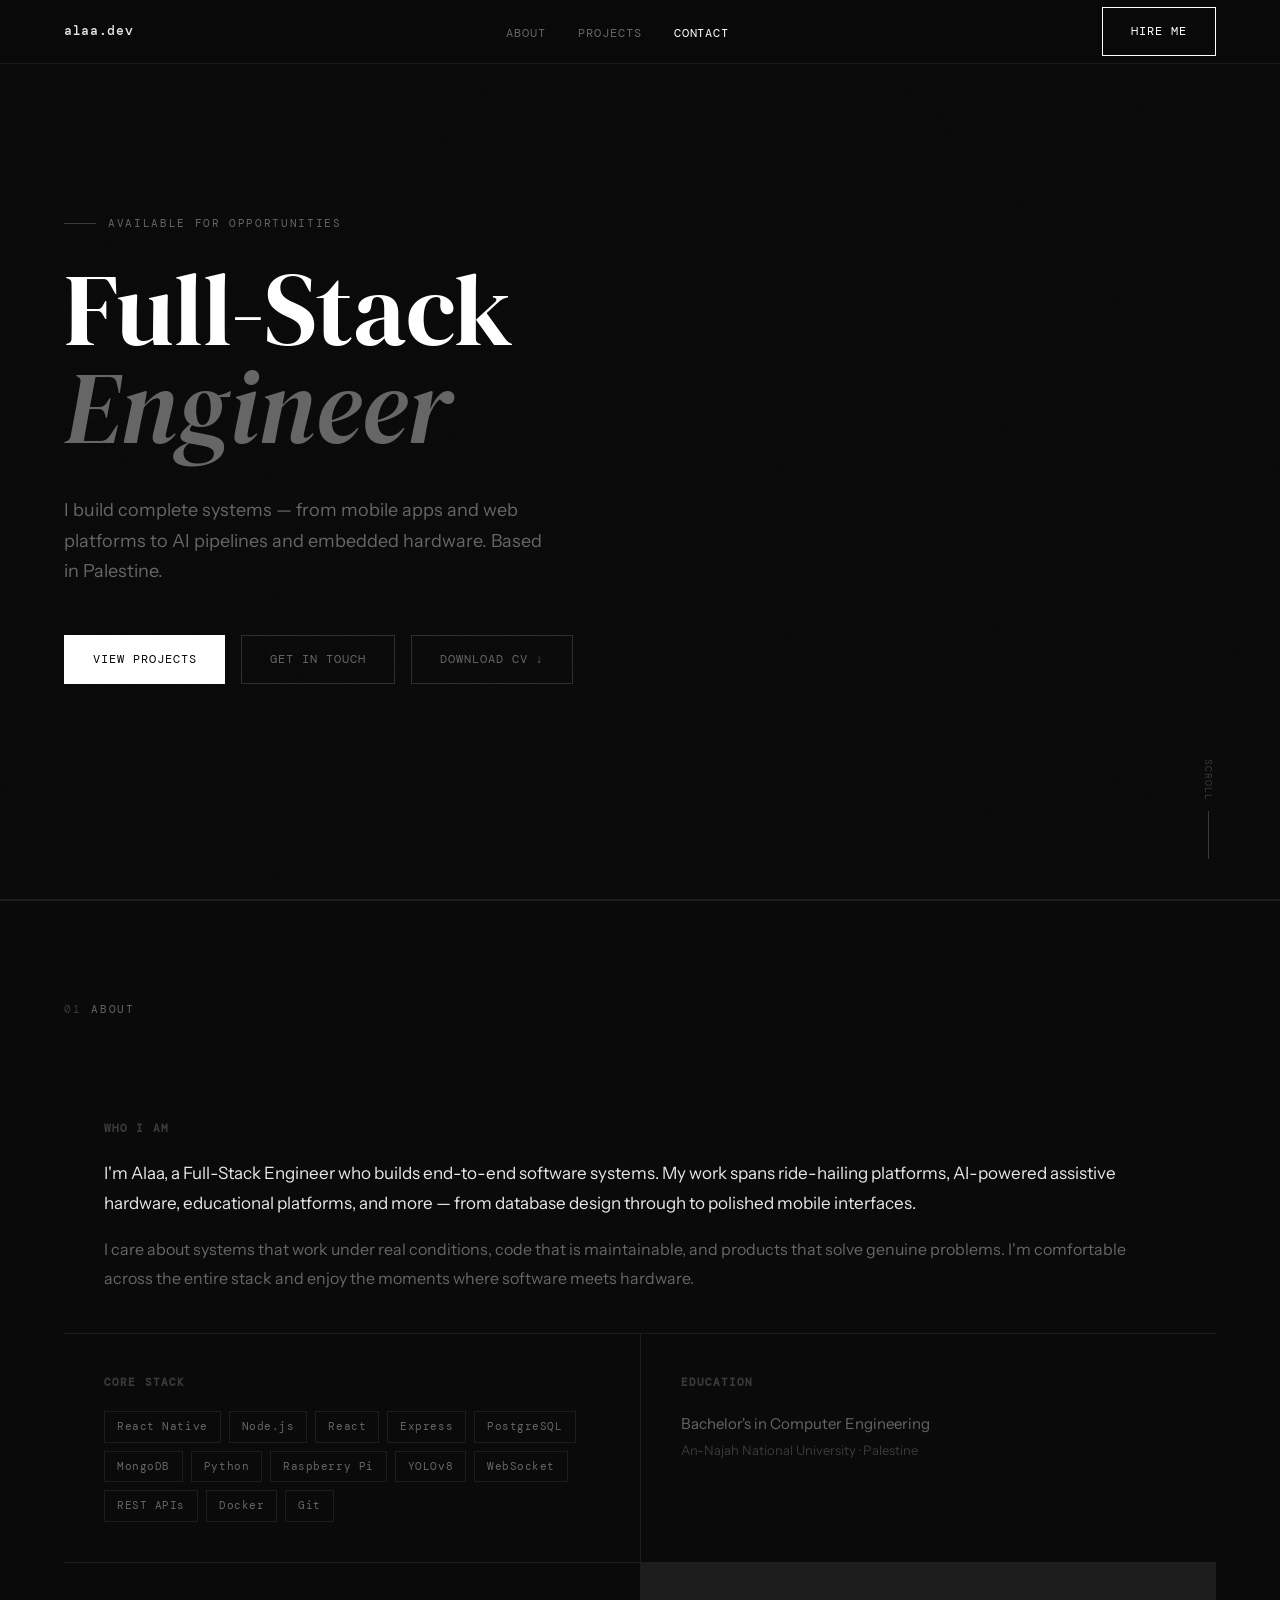
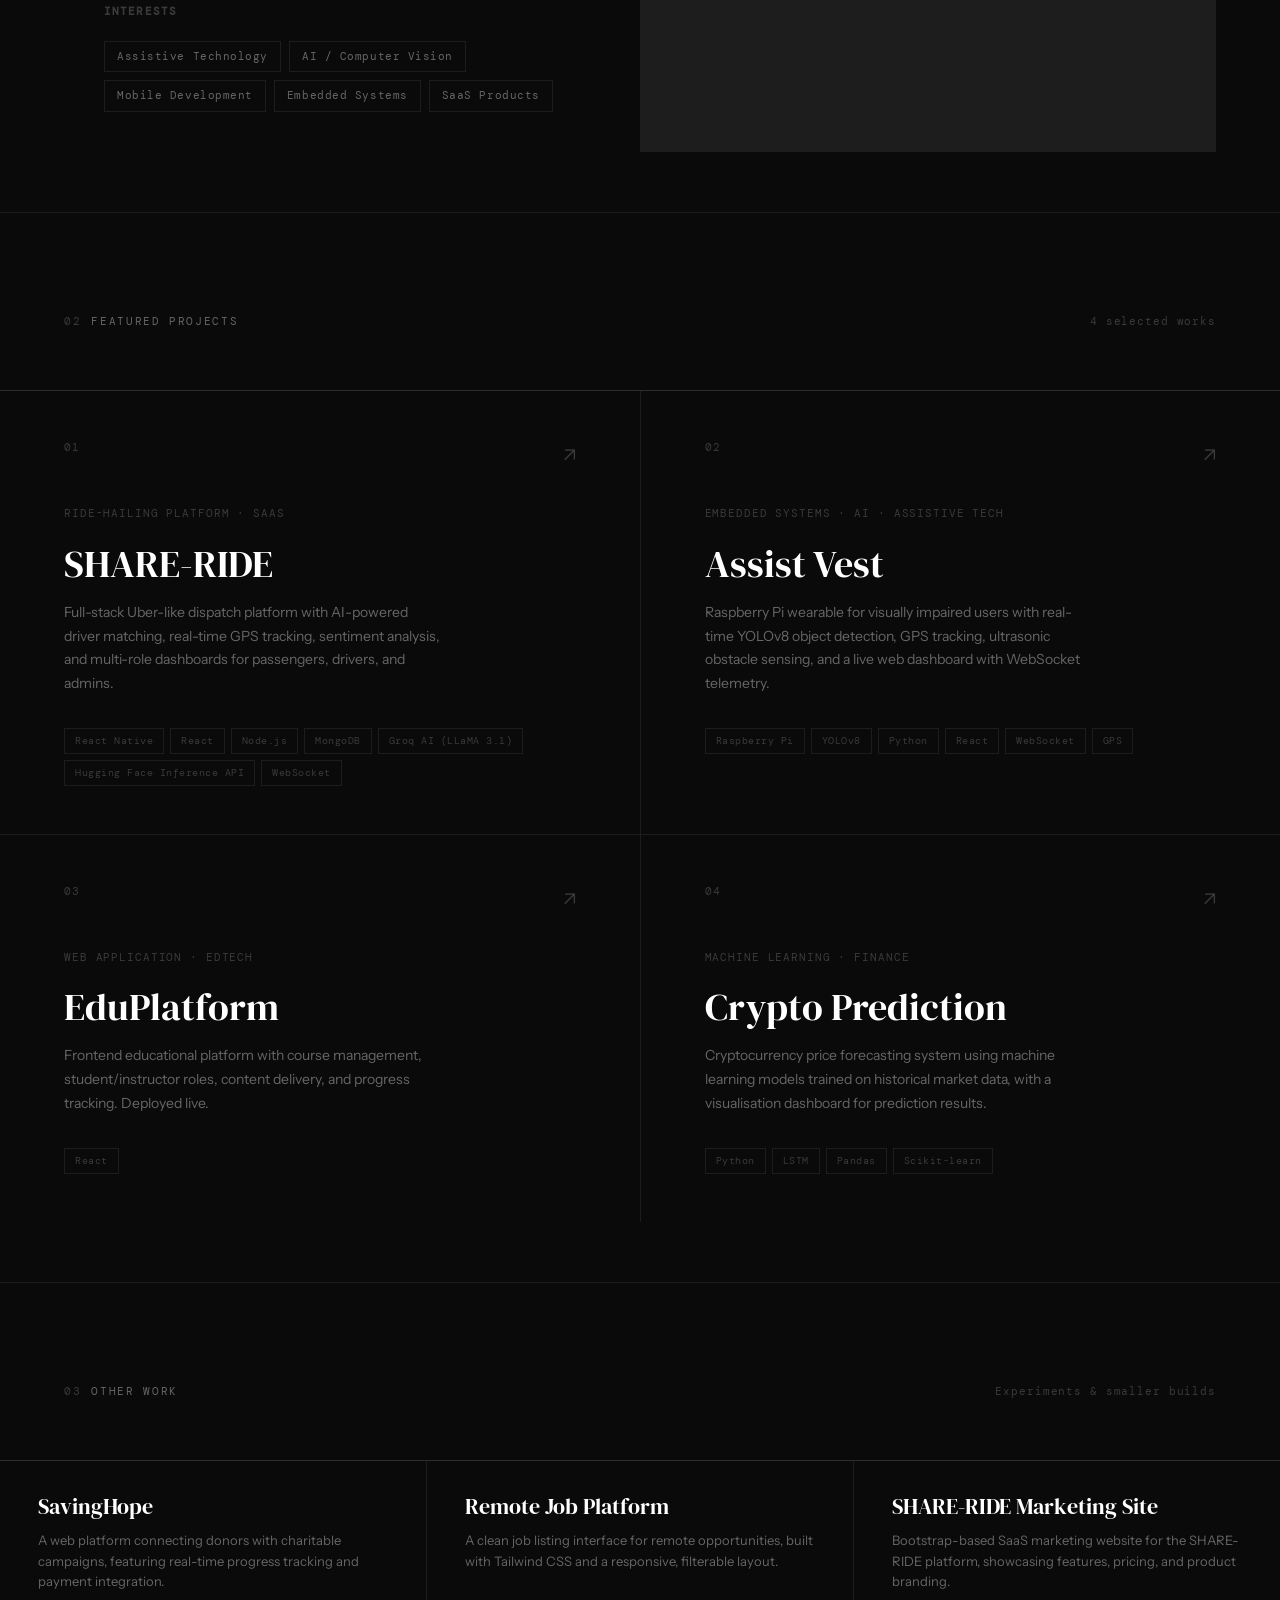
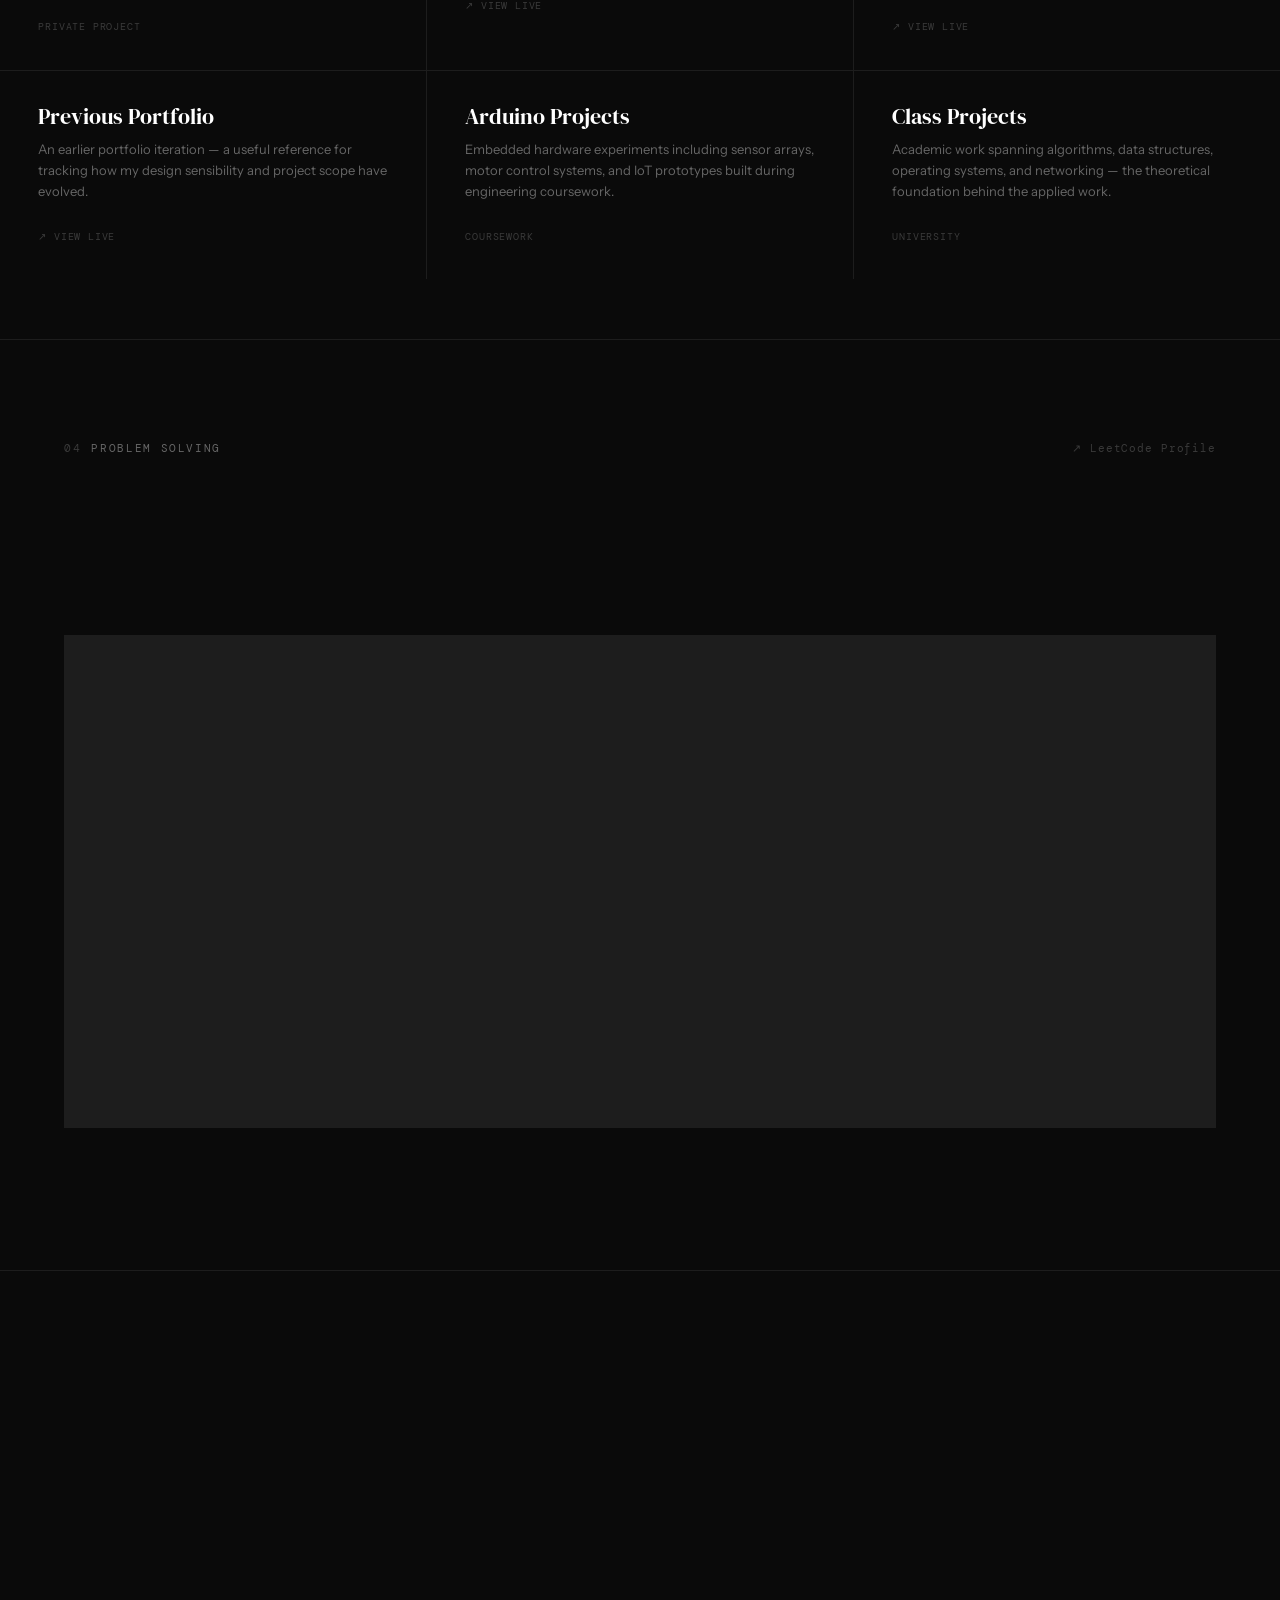
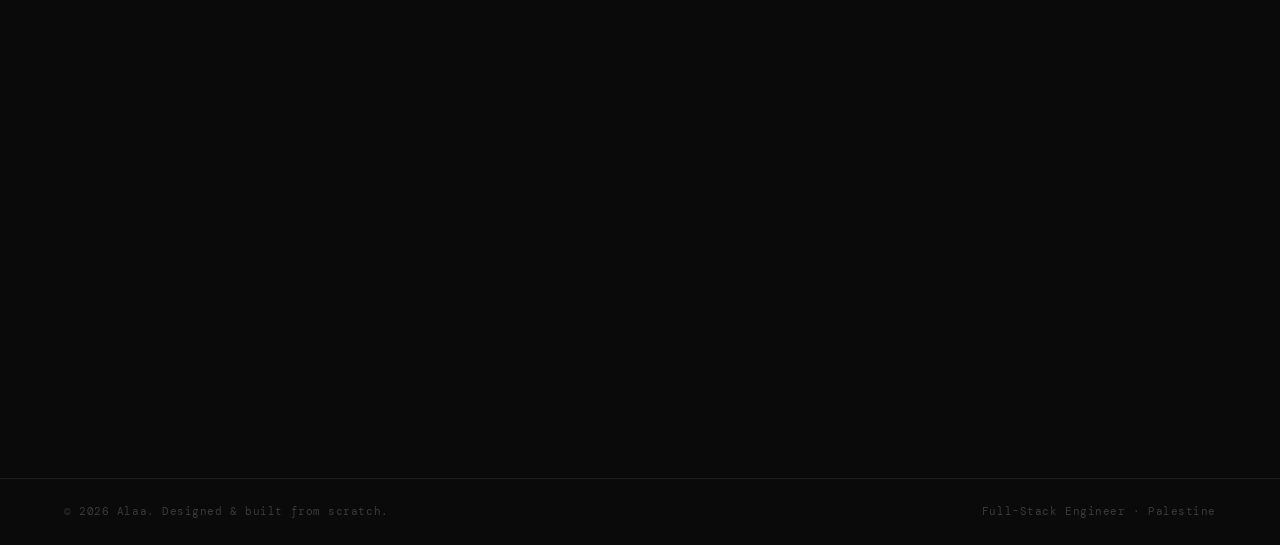
<file: index.html>
<!DOCTYPE html>
<html lang="en">
<head>
  <meta charset="UTF-8">
  <meta name="viewport" content="width=device-width, initial-scale=1.0">
  <title>Alaa — Full-Stack Engineer</title>
  <meta name="description" content="Portfolio of Alaa, a Full-Stack Engineer specializing in mobile apps, AI-powered systems, and embedded hardware.">
  <link rel="stylesheet" href="assets/css/style.css">
</head>
<body>

  <!-- NAV -->
  <nav>
    <a href="index.html" class="nav-logo">alaa.dev</a>
    <ul class="nav-links">
      <li><a href="#about">About</a></li>
      <li><a href="#projects">Projects</a></li>
      <li><a href="#contact">Contact</a></li>
    </ul>
    <a href="mailto:alaa1190a@gmail.com" class="nav-cta btn">Hire Me</a>
    <button class="nav-hamburger" aria-label="Menu">
      <span></span><span></span><span></span>
    </button>
  </nav>

  <div class="nav-mobile-menu">
    <a href="#about">About</a>
    <a href="#projects">Projects</a>
    <a href="#contact">Contact</a>
    <a href="mailto:alaa1190a@gmail.com">Hire Me</a>
  </div>

  <!-- HERO -->
  <section class="hero">
    <span class="hero-eyebrow">Available for opportunities</span>
    <h1>
      Full-Stack<br>
      <em>Engineer</em>
    </h1>
    <p class="hero-sub">
      I build complete systems — from mobile apps and web platforms to AI pipelines and embedded hardware. Based in Palestine.
    </p>
    <div class="hero-actions">
      <a href="#projects" class="btn btn-primary">View Projects</a>
      <a href="#contact" class="btn btn-ghost">Get in Touch</a>
      <a href="https://drive.google.com/file/d/1YGP9PMydaOMZDgy7i5NMqH5lfFKnvXu8/view" target="_blank" class="btn btn-ghost">Download CV ↓</a>
    </div>
    <span class="hero-scroll">Scroll</span>
  </section>

  <!-- ABOUT -->
  <section id="about">
    <div class="section-header">
      <span class="section-label" data-num="01">About</span>
    </div>
    <div class="about-grid">
      <div class="about-cell about-bio fade-up">
        <h3>Who I Am</h3>
        <p style="font-size:17px; color:var(--text); line-height:1.8; margin-bottom:16px;">
          I'm Alaa, a Full-Stack Engineer who builds end-to-end software systems. My work spans ride-hailing platforms, AI-powered assistive hardware, educational platforms, and more — from database design through to polished mobile interfaces.
        </p>
        <p style="font-size:16px; color:var(--text-dim); line-height:1.8;">
          I care about systems that work under real conditions, code that is maintainable, and products that solve genuine problems. I'm comfortable across the entire stack and enjoy the moments where software meets hardware.
        </p>
      </div>
      <div class="about-cell fade-up">
        <h3>Core Stack</h3>
        <ul class="skill-list">
          <li>React Native</li>
          <li>Node.js</li>
          <li>React</li>
          <li>Express</li>
          <li>PostgreSQL</li>
          <li>MongoDB</li>
          <li>Python</li>
          <li>Raspberry Pi</li>
          <li>YOLOv8</li>
          <li>WebSocket</li>
          <li>REST APIs</li>
          <li>Docker</li>
          <li>Git</li>
        </ul>
      </div>
      <div class="about-cell fade-up">
        <h3>Education</h3>
        <p style="font-size:15px; color:var(--text-dim); line-height:1.7;">
          Bachelor's in Computer Engineering<br>
          <span style="color:var(--text-dimmer); font-size:13px;">An-Najah National University · Palestine</span>
        </p>
      </div>
      <div class="about-cell fade-up">
        <h3>Interests</h3>
        <ul class="skill-list">
          <li>Assistive Technology</li>
          <li>AI / Computer Vision</li>
          <li>Mobile Development</li>
          <li>Embedded Systems</li>
          <li>SaaS Products</li>
        </ul>
      </div>
    </div>
  </section>

  <!-- FEATURED PROJECTS -->
  <section id="projects">
    <div class="section-header">
      <span class="section-label" data-num="02">Featured Projects</span>
      <span style="font-family:var(--font-mono);font-size:11px;color:var(--text-dimmer);letter-spacing:0.08em;">4 selected works</span>
    </div>
    <div class="projects-grid">

      <!-- SHARE-RIDE -->
      <a href="shareride.html" class="project-card fade-up">
        <div class="project-num">01</div>
        <div class="project-type">Ride-Hailing Platform · SaaS</div>
        <h3>SHARE-RIDE</h3>
        <p class="project-desc">
          Full-stack Uber-like dispatch platform with AI-powered driver matching, real-time GPS tracking, sentiment analysis, and multi-role dashboards for passengers, drivers, and admins.
        </p>
        <div class="project-tags">
          <span>React Native</span>
          <span>React</span>
          <span>Node.js</span>
          <span>MongoDB</span>
          <span>Groq AI (LLaMA 3.1)</span>
          <span>Hugging Face Inference API</span>
          <span>WebSocket</span>
        </div>
      </a>

      <!-- ASSIST VEST -->
      <a href="vest.html" class="project-card fade-up">
        <div class="project-num">02</div>
        <div class="project-type">Embedded Systems · AI · Assistive Tech</div>
        <h3>Assist Vest</h3>
        <p class="project-desc">
          Raspberry Pi wearable for visually impaired users with real-time YOLOv8 object detection, GPS tracking, ultrasonic obstacle sensing, and a live web dashboard with WebSocket telemetry.
        </p>
        <div class="project-tags">
          <span>Raspberry Pi</span>
          <span>YOLOv8</span>
          <span>Python</span>
          <span>React</span>
          <span>WebSocket</span>
          <span>GPS</span>
        </div>
      </a>

      <!-- EDU PLATFORM -->
      <a href="eduplatform.html" class="project-card fade-up">
        <div class="project-num">03</div>
        <div class="project-type">Web Application · EdTech</div>
        <h3>EduPlatform</h3>
        <p class="project-desc">
          Frontend educational platform with course management, student/instructor roles, content delivery, and progress tracking. Deployed live.
        </p>
        <div class="project-tags">
          <span>React</span>
          
        </div>
      </a>

      <!-- CRYPTO -->
      <a href="crypto.html" class="project-card fade-up">
        <div class="project-num">04</div>
        <div class="project-type">Machine Learning · Finance</div>
        <h3>Crypto Prediction</h3>
        <p class="project-desc">
          Cryptocurrency price forecasting system using machine learning models trained on historical market data, with a visualisation dashboard for prediction results.
        </p>
        <div class="project-tags">
          <span>Python</span>
          <span>LSTM</span>
          <span>Pandas</span>
          <span>Scikit-learn</span>
        </div>
      </a>

    </div>
  </section>

  <!-- OTHER PROJECTS -->
  <section id="other">
    <div class="section-header">
      <span class="section-label" data-num="03">Other Work</span>
      <span style="font-family:var(--font-mono);font-size:11px;color:var(--text-dimmer);letter-spacing:0.08em;">Experiments &amp; smaller builds</span>
    </div>
    <div class="other-grid">

      <div class="other-card fade-up">
        <h4>SavingHope</h4>
        <p>A web platform connecting donors with charitable campaigns, featuring real-time progress tracking and payment integration.</p>
        <span class="other-link">Private Project</span>
      </div>

      <a href="https://alaa1252.github.io/remotework-tailwind/" target="_blank" class="other-card fade-up">
        <h4>Remote Job Platform</h4>
        <p>A clean job listing interface for remote opportunities, built with Tailwind CSS and a responsive, filterable layout.</p>
        <span class="other-link">↗ View Live</span>
      </a>

      <a href="https://alaa1252.github.io/SaaS-Bootstrap-Project/album.html" target="_blank" class="other-card fade-up">
        <h4>SHARE-RIDE Marketing Site</h4>
        <p>Bootstrap-based SaaS marketing website for the SHARE-RIDE platform, showcasing features, pricing, and product branding.</p>
        <span class="other-link">↗ View Live</span>
      </a>

      <a href="https://alaa1252.github.io/frontend-assignment-01-portfolio/" target="_blank" class="other-card fade-up">
        <h4>Previous Portfolio</h4>
        <p>An earlier portfolio iteration — a useful reference for tracking how my design sensibility and project scope have evolved.</p>
        <span class="other-link">↗ View Live</span>
      </a>

      <div class="other-card fade-up">
        <h4>Arduino Projects</h4>
        <p>Embedded hardware experiments including sensor arrays, motor control systems, and IoT prototypes built during engineering coursework.</p>
        <span class="other-link">Coursework</span>
      </div>

      <div class="other-card fade-up">
        <h4>Class Projects</h4>
        <p>Academic work spanning algorithms, data structures, operating systems, and networking — the theoretical foundation behind the applied work.</p>
        <span class="other-link">University</span>
      </div>

    </div>
  </section>

  <!-- LEETCODE -->
  <section id="leetcode">
    <div class="section-header">
      <span class="section-label" data-num="04">Problem Solving</span>
      <a href="https://leetcode.com/u/alaa112/" target="_blank" style="font-family:var(--font-mono);font-size:11px;color:var(--text-dimmer);letter-spacing:0.08em;text-decoration:none;transition:color 0.3s;" onmouseover="this.style.color='var(--white)'" onmouseout="this.style.color='var(--text-dimmer)'">↗ LeetCode Profile</a>
    </div>

    <div class="lc-wrapper">

      <!-- Top stats bar -->
      <div class="lc-stats-bar fade-up">
        <div class="lc-stat">
          <span class="lc-stat-num">893</span>
          <span class="lc-stat-label">Problems Solved</span>
        </div>
        <div class="lc-stat-divider"></div>
        <div class="lc-stat">
          <span class="lc-stat-num">84.6%</span>
          <span class="lc-stat-label">Acceptance Rate</span>
        </div>
        <div class="lc-stat-divider"></div>
        <div class="lc-stat">
          <span class="lc-stat-num">310</span>
          <span class="lc-stat-label">Max Streak (Days)</span>
        </div>
        <div class="lc-stat-divider"></div>
        <div class="lc-stat">
          <span class="lc-stat-num">45,166</span>
          <span class="lc-stat-label">Global Rank</span>
        </div>
        <div class="lc-stat-divider"></div>
        <div class="lc-stat">
          <span class="lc-stat-num">99.97%</span>
          <span class="lc-stat-label">Top Percentile Beat</span>
        </div>
      </div>

      <!-- Difficulty breakdown + Skills -->
      <div class="lc-grid">

        <!-- Difficulty -->
        <div class="lc-card fade-up">
          <h4 class="lc-card-title">Difficulty Breakdown</h4>
          <div class="lc-difficulty-list">
            <div class="lc-diff-row">
              <span class="lc-diff-label easy">Easy</span>
              <div class="lc-diff-bar-wrap">
                <div class="lc-diff-bar" style="width:73.6%"></div>
              </div>
              <span class="lc-diff-count">699 <span class="lc-diff-total">/ 950</span></span>
            </div>
            <div class="lc-diff-row">
              <span class="lc-diff-label medium">Medium</span>
              <div class="lc-diff-bar-wrap">
                <div class="lc-diff-bar" style="width:8.1%"></div>
              </div>
              <span class="lc-diff-count">167 <span class="lc-diff-total">/ 2069</span></span>
            </div>
            <div class="lc-diff-row">
              <span class="lc-diff-label hard">Hard</span>
              <div class="lc-diff-bar-wrap">
                <div class="lc-diff-bar" style="width:2.9%"></div>
              </div>
              <span class="lc-diff-count">27 <span class="lc-diff-total">/ 943</span></span>
            </div>
          </div>
          <div class="lc-languages">
            <h4 class="lc-card-title" style="margin-top:28px;">Languages</h4>
            <div class="lc-lang-list">
              <div class="lc-lang-row">
                <span class="lc-lang-name">C++</span>
                <span class="lc-lang-count">776 problems</span>
              </div>
              <div class="lc-lang-row">
                <span class="lc-lang-name">MySQL</span>
                <span class="lc-lang-count">81 problems</span>
              </div>
              <div class="lc-lang-row">
                <span class="lc-lang-name">JavaScript</span>
                <span class="lc-lang-count">18 problems</span>
              </div>
            </div>
          </div>
        </div>

        <!-- Skills -->
        <div class="lc-card fade-up">
          <h4 class="lc-card-title">Top Skills</h4>
          <div class="lc-skill-group">
            <span class="lc-skill-tier">Advanced</span>
            <div class="lc-skill-tags">
              <span class="lc-tag">Dynamic Programming ×37</span>
              <span class="lc-tag">Backtracking ×19</span>
              <span class="lc-tag">Divide and Conquer ×14</span>
            </div>
          </div>
          <div class="lc-skill-group">
            <span class="lc-skill-tier">Intermediate</span>
            <div class="lc-skill-tags">
              <span class="lc-tag">Hash Table ×165</span>
              <span class="lc-tag">Math ×151</span>
              <span class="lc-tag">Database ×81</span>
            </div>
          </div>
          <div class="lc-skill-group">
            <span class="lc-skill-tier">Fundamental</span>
            <div class="lc-skill-tags">
              <span class="lc-tag">Array ×400</span>
              <span class="lc-tag">String ×230</span>
              <span class="lc-tag">Sorting ×85</span>
            </div>
          </div>
          <div class="lc-badges fade-up" style="margin-top:28px;">
            <h4 class="lc-card-title">Badges</h4>
            <div class="lc-badge-list">
              <div class="lc-badge">🏅 365 Days Badge</div>
              <div class="lc-badge lc-badge-highlight">🏆 500 Days Badge</div>
              <div class="lc-badge">⭐ 100 Days Badge 2026</div>
            </div>
          </div>
        </div>

      </div>

      <div class="lc-cta fade-up">
        <a href="https://leetcode.com/u/alaa112/" target="_blank" class="btn btn-ghost">View Full LeetCode Profile ↗</a>
      </div>

    </div>
  </section>

  <!-- CONTACT -->
  <section id="contact" class="contact-section">
    <div class="contact-inner">
      <div class="section-label fade-up" data-num="05" style="margin-bottom:32px;">Contact</div>
      <h2 class="fade-up">Let's build<br><em>something real.</em></h2>
      <p class="fade-up">Open to full-time roles, freelance projects, and interesting collaborations. Based in Palestine, working globally.</p>
      <div class="contact-links fade-up">
        <a href="mailto:alaa1190a@gmail.com" class="btn btn-primary">Send an Email</a>
        <a href="https://drive.google.com/file/d/1YGP9PMydaOMZDgy7i5NMqH5lfFKnvXu8/view" target="_blank" class="btn btn-ghost">Download CV</a>
        <a href="https://github.com/alaa1252" target="_blank" class="btn btn-ghost">GitHub Profile</a>
        <a href="https://www.linkedin.com/in/alaa-alawneh-941721393/" target="_blank" class="btn btn-ghost">LinkedIn</a>
      </div>
      <div class="contact-meta fade-up">
        <div class="contact-meta-item">
          <span>Email</span>
          <a href="mailto:alaa1190a@gmail.com">alaa1190a@gmail.com</a>
        </div>
        <div class="contact-meta-item">
          <span>GitHub</span>
          <a href="https://github.com/alaa1252" target="_blank">alaa1252</a>
        </div>
        <div class="contact-meta-item">
          <span>LinkedIn</span>
          <a href="https://www.linkedin.com/in/alaa-alawneh-941721393/" target="_blank">Alaa Alawneh</a>
        </div>
        <div class="contact-meta-item">
          <span>LeetCode</span>
          <a href="https://leetcode.com/u/alaa112/" target="_blank">alaa112</a>
        </div>
        <div class="contact-meta-item">
          <span>Location</span>
          <span>Palestine</span>
        </div>
        <div class="contact-meta-item">
          <span>Availability</span>
          <span>Open to Work</span>
        </div>
      </div>
    </div>
  </section>

  <footer>
    <span>© 2026 Alaa. Designed &amp; built from scratch.</span>
    <span>Full-Stack Engineer · Palestine</span>
  </footer>

  <script src="assets/js/main.js"></script>
</body>
</html>
</file>
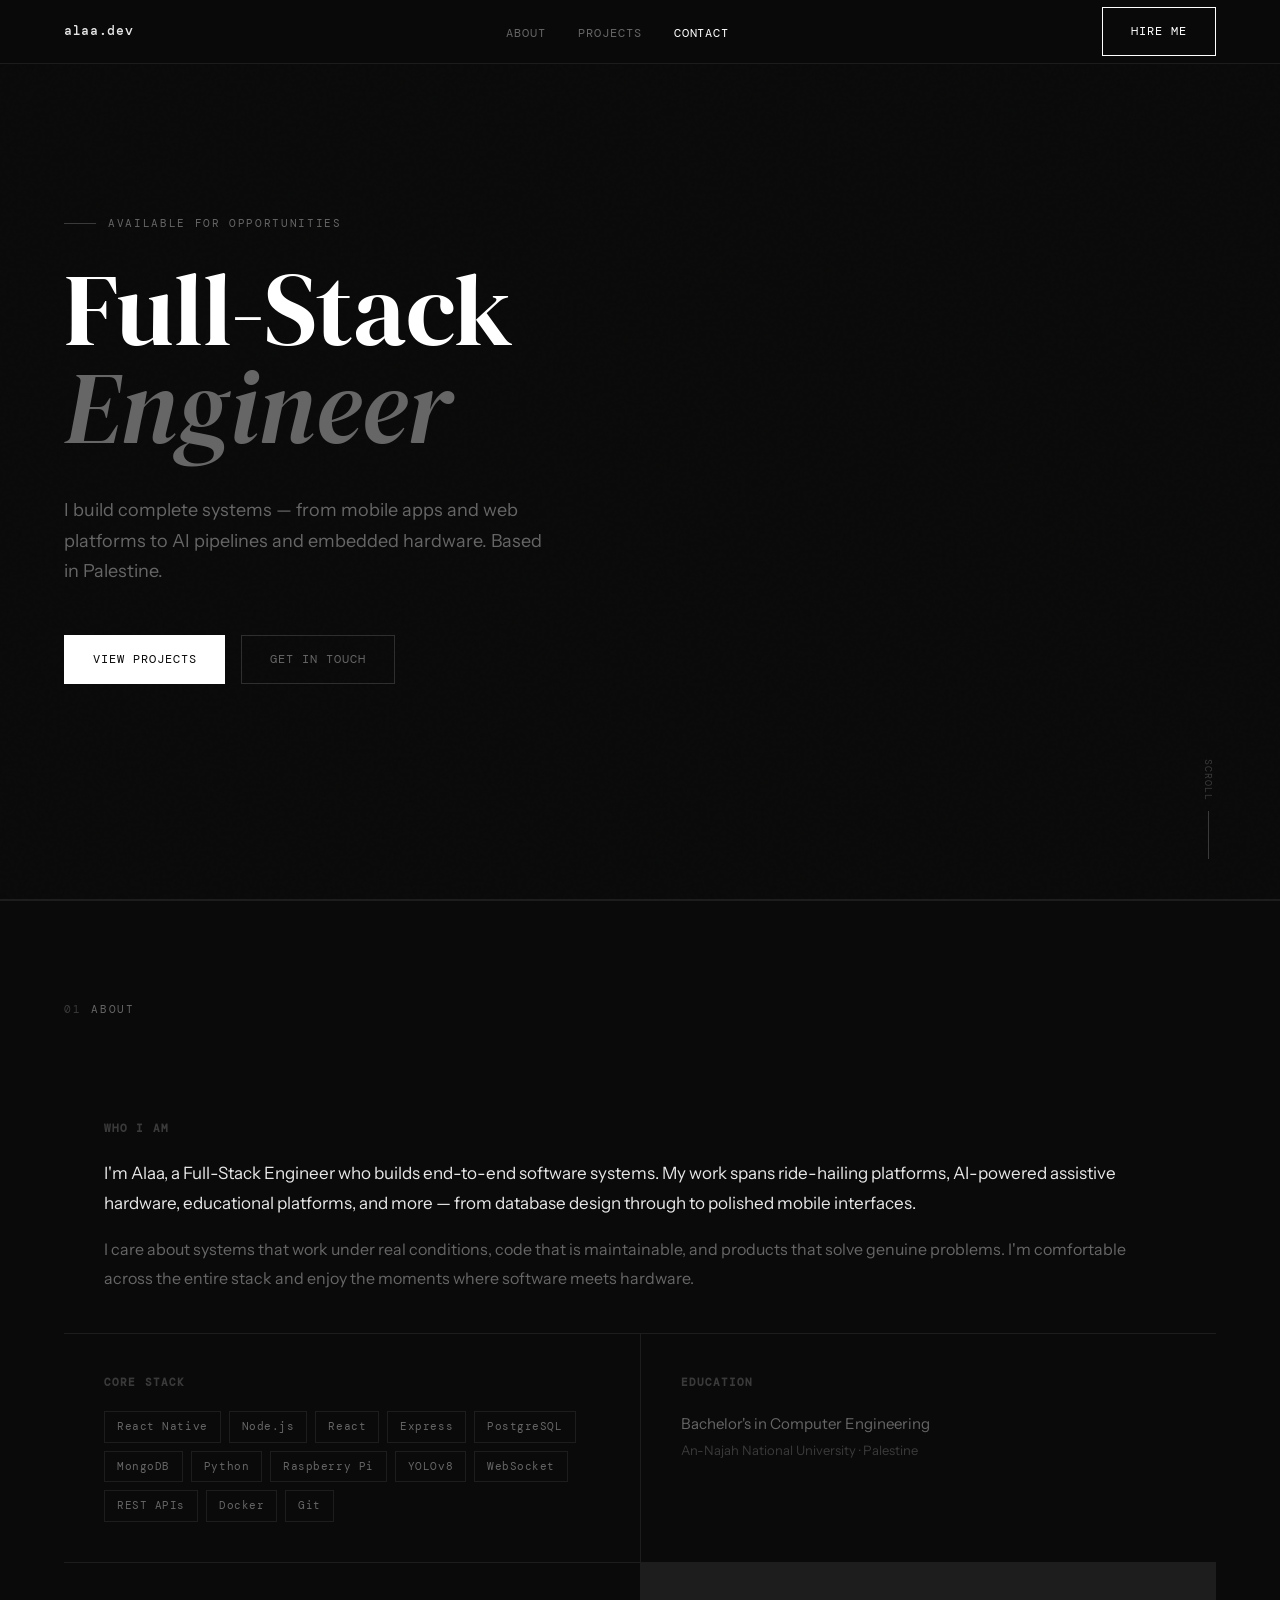
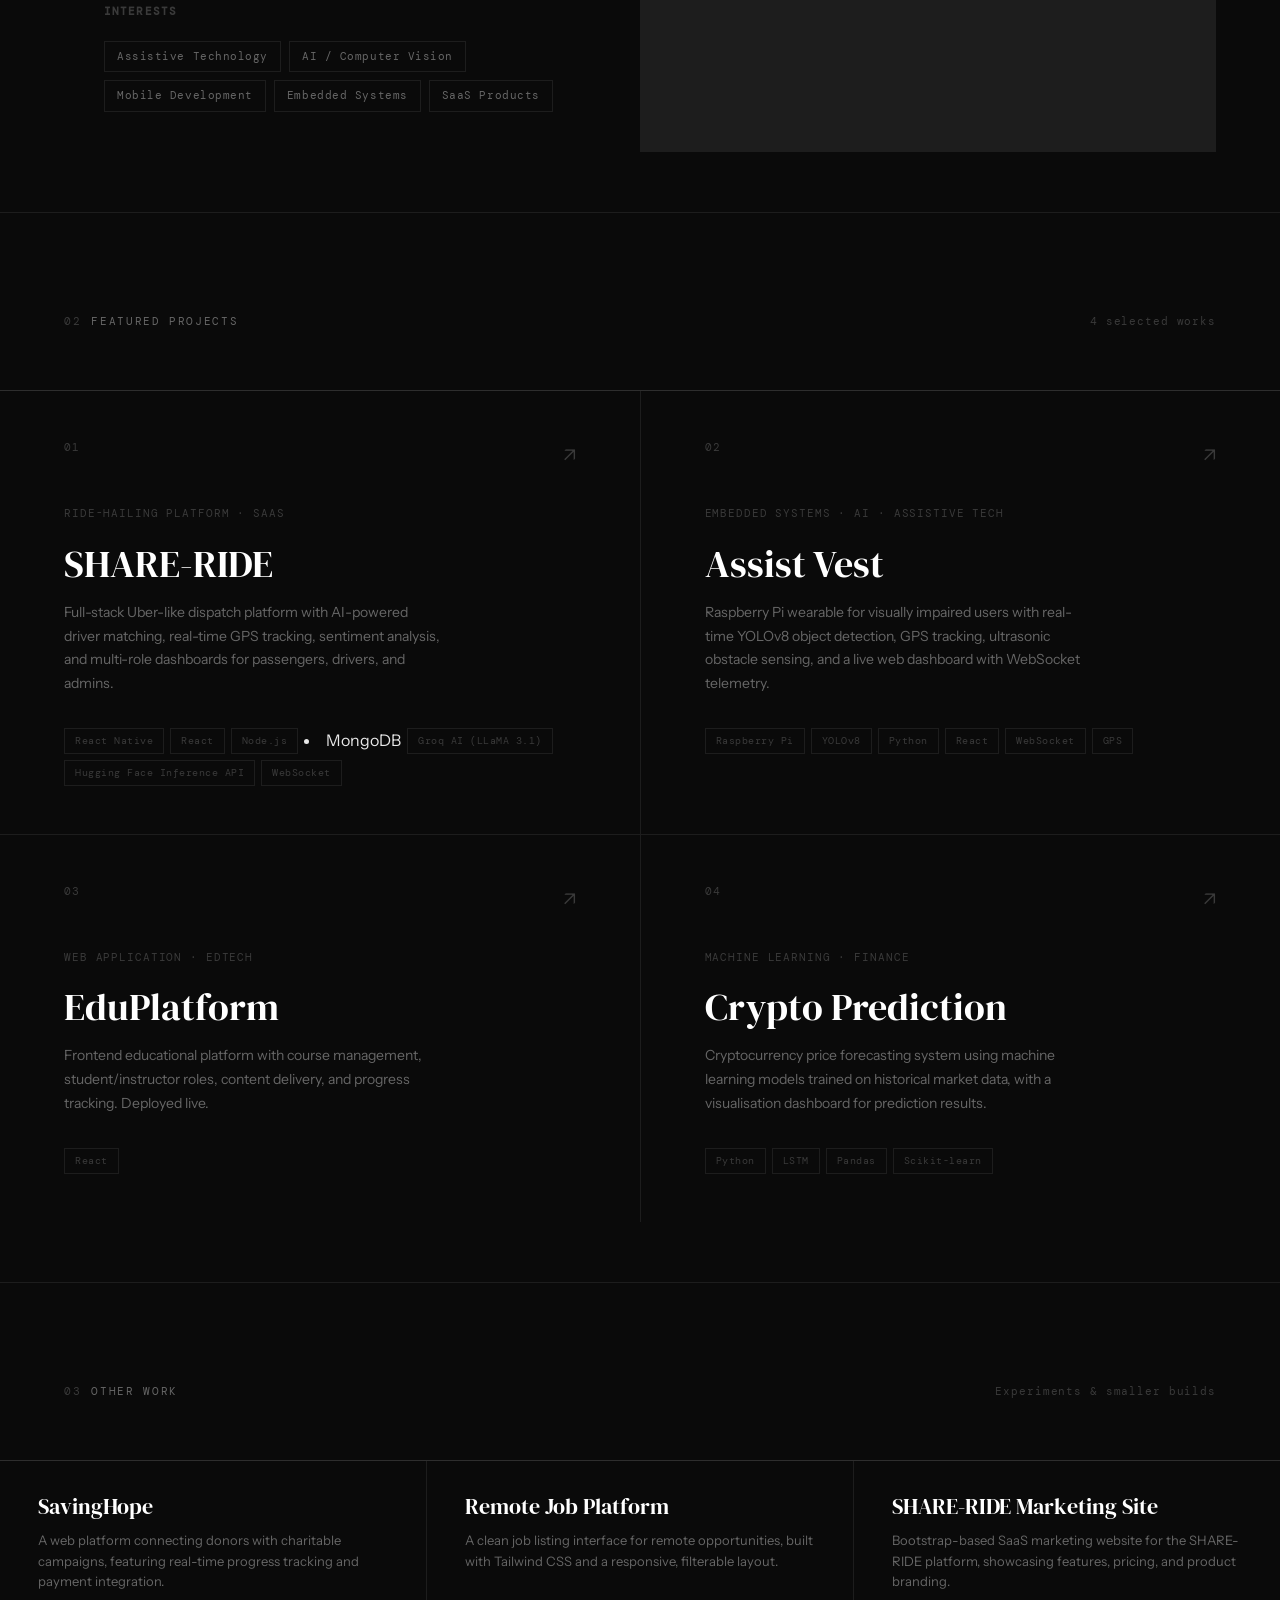
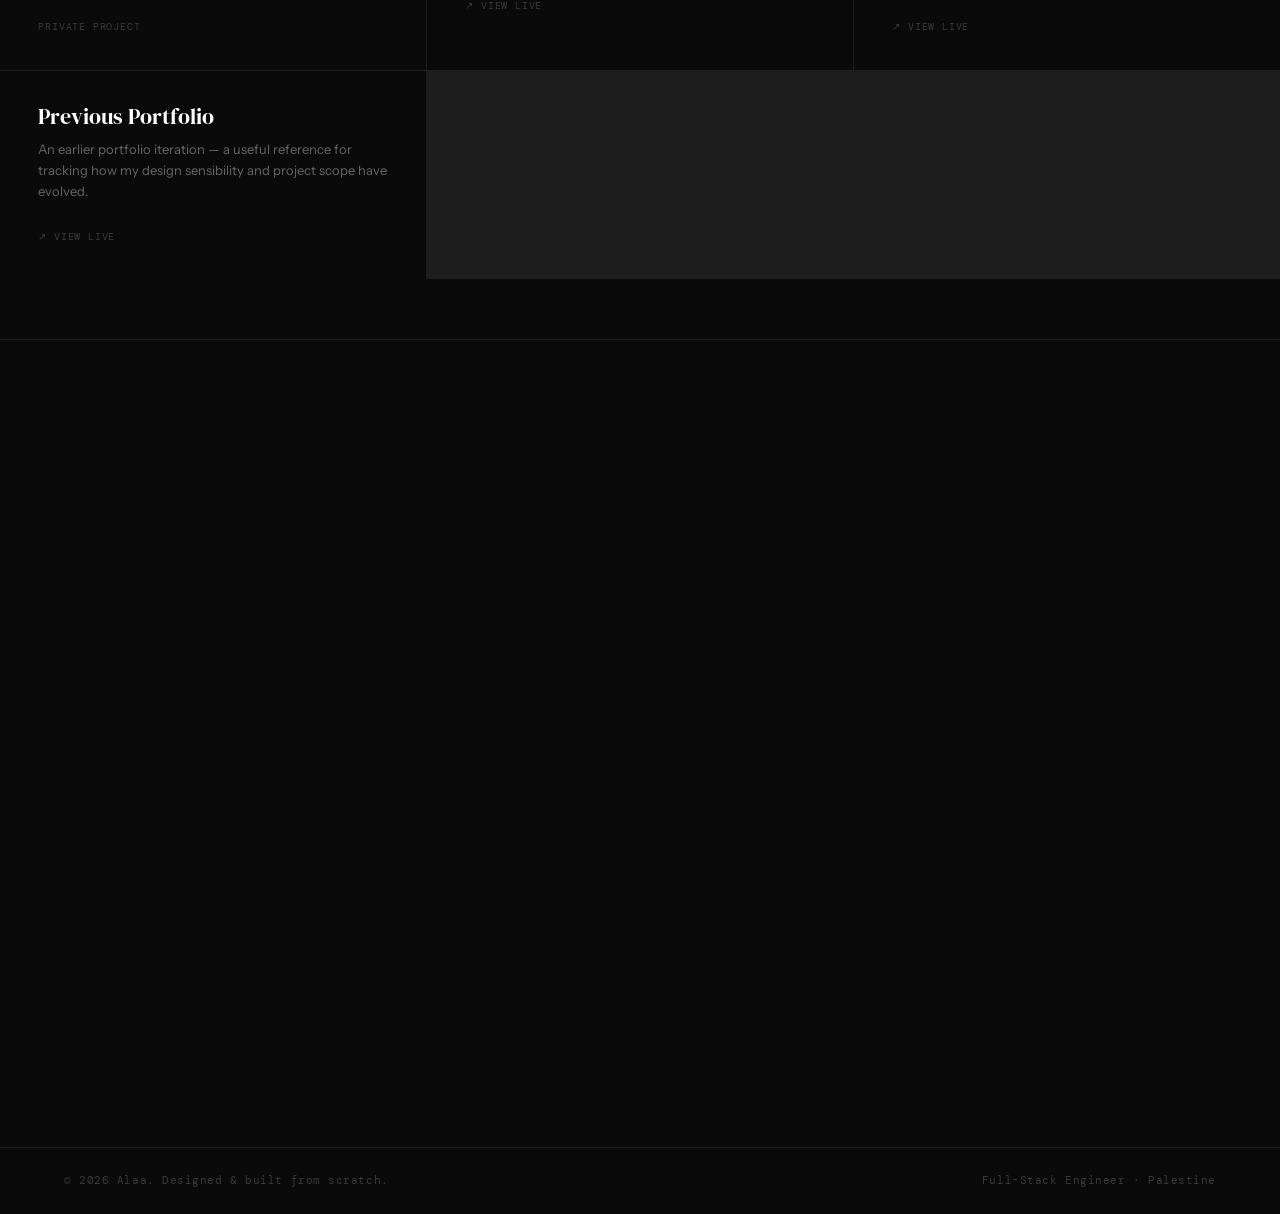
<file: portfolio/index.html>
<!DOCTYPE html>
<html lang="en">
<head>
  <meta charset="UTF-8">
  <meta name="viewport" content="width=device-width, initial-scale=1.0">
  <title>Alaa — Full-Stack Engineer</title>
  <meta name="description" content="Portfolio of Alaa, a Full-Stack Engineer specializing in mobile apps, AI-powered systems, and embedded hardware.">
  <link rel="stylesheet" href="assets/css/style.css">
</head>
<body>

  <!-- NAV -->
  <nav>
    <a href="index.html" class="nav-logo">alaa.dev</a>
    <ul class="nav-links">
      <li><a href="#about">About</a></li>
      <li><a href="#projects">Projects</a></li>
      <li><a href="#contact">Contact</a></li>
    </ul>
    <a href="mailto:alaa1190a@gmail.com" class="nav-cta btn">Hire Me</a>
    <button class="nav-hamburger" aria-label="Menu">
      <span></span><span></span><span></span>
    </button>
  </nav>

  <div class="nav-mobile-menu">
    <a href="#about">About</a>
    <a href="#projects">Projects</a>
    <a href="#contact">Contact</a>
    <a href="mailto:alaa1190a@gmail.com">Hire Me</a>
  </div>

  <!-- HERO -->
  <section class="hero">
    <span class="hero-eyebrow">Available for opportunities</span>
    <h1>
      Full-Stack<br>
      <em>Engineer</em>
    </h1>
    <p class="hero-sub">
      I build complete systems — from mobile apps and web platforms to AI pipelines and embedded hardware. Based in Palestine.
    </p>
    <div class="hero-actions">
      <a href="#projects" class="btn btn-primary">View Projects</a>
      <a href="#contact" class="btn btn-ghost">Get in Touch</a>
    </div>
    <span class="hero-scroll">Scroll</span>
  </section>

  <!-- ABOUT -->
  <section id="about">
    <div class="section-header">
      <span class="section-label" data-num="01">About</span>
    </div>
    <div class="about-grid">
      <div class="about-cell about-bio fade-up">
        <h3>Who I Am</h3>
        <p style="font-size:17px; color:var(--text); line-height:1.8; margin-bottom:16px;">
          I'm Alaa, a Full-Stack Engineer who builds end-to-end software systems. My work spans ride-hailing platforms, AI-powered assistive hardware, educational platforms, and more — from database design through to polished mobile interfaces.
        </p>
        <p style="font-size:16px; color:var(--text-dim); line-height:1.8;">
          I care about systems that work under real conditions, code that is maintainable, and products that solve genuine problems. I'm comfortable across the entire stack and enjoy the moments where software meets hardware.
        </p>
      </div>
      <div class="about-cell fade-up">
        <h3>Core Stack</h3>
        <ul class="skill-list">
          <li>React Native</li>
          <li>Node.js</li>
          <li>React</li>
          <li>Express</li>
          <li>PostgreSQL</li>
          <li>MongoDB</li>
          <li>Python</li>
          <li>Raspberry Pi</li>
          <li>YOLOv8</li>
          <li>WebSocket</li>
          <li>REST APIs</li>
          <li>Docker</li>
          <li>Git</li>
        </ul>
      </div>
      <div class="about-cell fade-up">
        <h3>Education</h3>
        <p style="font-size:15px; color:var(--text-dim); line-height:1.7;">
          Bachelor's in Computer Engineering<br>
          <span style="color:var(--text-dimmer); font-size:13px;">An-Najah National University · Palestine</span>
        </p>
      </div>
      <div class="about-cell fade-up">
        <h3>Interests</h3>
        <ul class="skill-list">
          <li>Assistive Technology</li>
          <li>AI / Computer Vision</li>
          <li>Mobile Development</li>
          <li>Embedded Systems</li>
          <li>SaaS Products</li>
        </ul>
      </div>
    </div>
  </section>

  <!-- FEATURED PROJECTS -->
  <section id="projects">
    <div class="section-header">
      <span class="section-label" data-num="02">Featured Projects</span>
      <span style="font-family:var(--font-mono);font-size:11px;color:var(--text-dimmer);letter-spacing:0.08em;">4 selected works</span>
    </div>
    <div class="projects-grid">

      <!-- SHARE-RIDE -->
      <a href="shareride.html" class="project-card fade-up">
        <div class="project-num">01</div>
        <div class="project-type">Ride-Hailing Platform · SaaS</div>
        <h3>SHARE-RIDE</h3>
        <p class="project-desc">
          Full-stack Uber-like dispatch platform with AI-powered driver matching, real-time GPS tracking, sentiment analysis, and multi-role dashboards for passengers, drivers, and admins.
        </p>
        <div class="project-tags">
          <span>React Native</span>
          <span>React</span>
          <span>Node.js</span>
          <li>MongoDB</li>
          <span>Groq AI (LLaMA 3.1)</span>
          <span>Hugging Face Inference API</span>
          <span>WebSocket</span>
        </div>
      </a>

      <!-- ASSIST VEST -->
      <a href="vest.html" class="project-card fade-up">
        <div class="project-num">02</div>
        <div class="project-type">Embedded Systems · AI · Assistive Tech</div>
        <h3>Assist Vest</h3>
        <p class="project-desc">
          Raspberry Pi wearable for visually impaired users with real-time YOLOv8 object detection, GPS tracking, ultrasonic obstacle sensing, and a live web dashboard with WebSocket telemetry.
        </p>
        <div class="project-tags">
          <span>Raspberry Pi</span>
          <span>YOLOv8</span>
          <span>Python</span>
          <span>React</span>
          <span>WebSocket</span>
          <span>GPS</span>
        </div>
      </a>

      <!-- EDU PLATFORM -->
      <a href="eduplatform.html" class="project-card fade-up">
        <div class="project-num">03</div>
        <div class="project-type">Web Application · EdTech</div>
        <h3>EduPlatform</h3>
        <p class="project-desc">
          Frontend educational platform with course management, student/instructor roles, content delivery, and progress tracking. Deployed live.
        </p>
        <div class="project-tags">
          <span>React</span>
          
        </div>
      </a>

      <!-- CRYPTO -->
      <a href="crypto.html" class="project-card fade-up">
        <div class="project-num">04</div>
        <div class="project-type">Machine Learning · Finance</div>
        <h3>Crypto Prediction</h3>
        <p class="project-desc">
          Cryptocurrency price forecasting system using machine learning models trained on historical market data, with a visualisation dashboard for prediction results.
        </p>
        <div class="project-tags">
          <span>Python</span>
          <span>LSTM</span>
          <span>Pandas</span>
          <span>Scikit-learn</span>
        </div>
      </a>

    </div>
  </section>

  <!-- OTHER PROJECTS -->
  <section id="other">
    <div class="section-header">
      <span class="section-label" data-num="03">Other Work</span>
      <span style="font-family:var(--font-mono);font-size:11px;color:var(--text-dimmer);letter-spacing:0.08em;">Experiments &amp; smaller builds</span>
    </div>
    <div class="other-grid">

      <div class="other-card fade-up">
        <h4>SavingHope</h4>
        <p>A web platform connecting donors with charitable campaigns, featuring real-time progress tracking and payment integration.</p>
        <span class="other-link">Private Project</span>
      </div>

      <a href="https://alaa1252.github.io/remotework-tailwind/" target="_blank" class="other-card fade-up">
        <h4>Remote Job Platform</h4>
        <p>A clean job listing interface for remote opportunities, built with Tailwind CSS and a responsive, filterable layout.</p>
        <span class="other-link">↗ View Live</span>
      </a>

      <a href="https://alaa1252.github.io/SaaS-Bootstrap-Project/album.html" target="_blank" class="other-card fade-up">
        <h4>SHARE-RIDE Marketing Site</h4>
        <p>Bootstrap-based SaaS marketing website for the SHARE-RIDE platform, showcasing features, pricing, and product branding.</p>
        <span class="other-link">↗ View Live</span>
      </a>

      <a href="https://alaa1252.github.io/frontend-assignment-01-portfolio/" target="_blank" class="other-card fade-up">
        <h4>Previous Portfolio</h4>
        <p>An earlier portfolio iteration — a useful reference for tracking how my design sensibility and project scope have evolved.</p>
        <span class="other-link">↗ View Live</span>
      </a>

      <div class="other-card fade-up">
        <h4>Arduino Projects</h4>
        <p>Embedded hardware experiments including sensor arrays, motor control systems, and IoT prototypes built during engineering coursework.</p>
        <span class="other-link">Coursework</span>
      </div>

      <div class="other-card fade-up">
        <h4>Class Projects</h4>
        <p>Academic work spanning algorithms, data structures, operating systems, and networking — the theoretical foundation behind the applied work.</p>
        <span class="other-link">University</span>
      </div>

    </div>
  </section>

  <!-- CONTACT -->
  <section id="contact" class="contact-section">
    <div class="contact-inner">
      <div class="section-label fade-up" data-num="04" style="margin-bottom:32px;">Contact</div>
      <h2 class="fade-up">Let's build<br><em>something real.</em></h2>
      <p class="fade-up">Open to full-time roles, freelance projects, and interesting collaborations. Based in Palestine, working globally.</p>
      <div class="contact-links fade-up">
        <a href="mailto:alaa1190a@gmail.com" class="btn btn-primary">Send an Email</a>
        <a href="https://github.com/alaa1252" target="_blank" class="btn btn-ghost">GitHub Profile</a>
        <a href="https://www.linkedin.com/in/alaa-alawneh-941721393/" target="_blank" class="btn btn-ghost">LinkedIn</a>
      </div>
      <div class="contact-meta fade-up">
        <div class="contact-meta-item">
          <span>Email</span>
          <a href="mailto:alaa1190a@gmail.com">alaa1190a@gmail.com</a>
        </div>
        <div class="contact-meta-item">
          <span>GitHub</span>
          <a href="https://github.com/alaa1252" target="_blank">alaa1252</a>
        </div>
        <div class="contact-meta-item">
          <span>LinkedIn</span>
          <a href="https://www.linkedin.com/in/alaa-alawneh-941721393/" target="_blank">Alaa Alawneh</a>
        </div>
        <div class="contact-meta-item">
          <span>Location</span>
          <span>Palestine</span>
        </div>
        <div class="contact-meta-item">
          <span>Availability</span>
          <span>Open to Work</span>
        </div>
      </div>
    </div>
  </section>

  <footer>
    <span>© 2026 Alaa. Designed &amp; built from scratch.</span>
    <span>Full-Stack Engineer · Palestine</span>
  </footer>

  <script src="assets/js/main.js"></script>
</body>
</html>
</file>
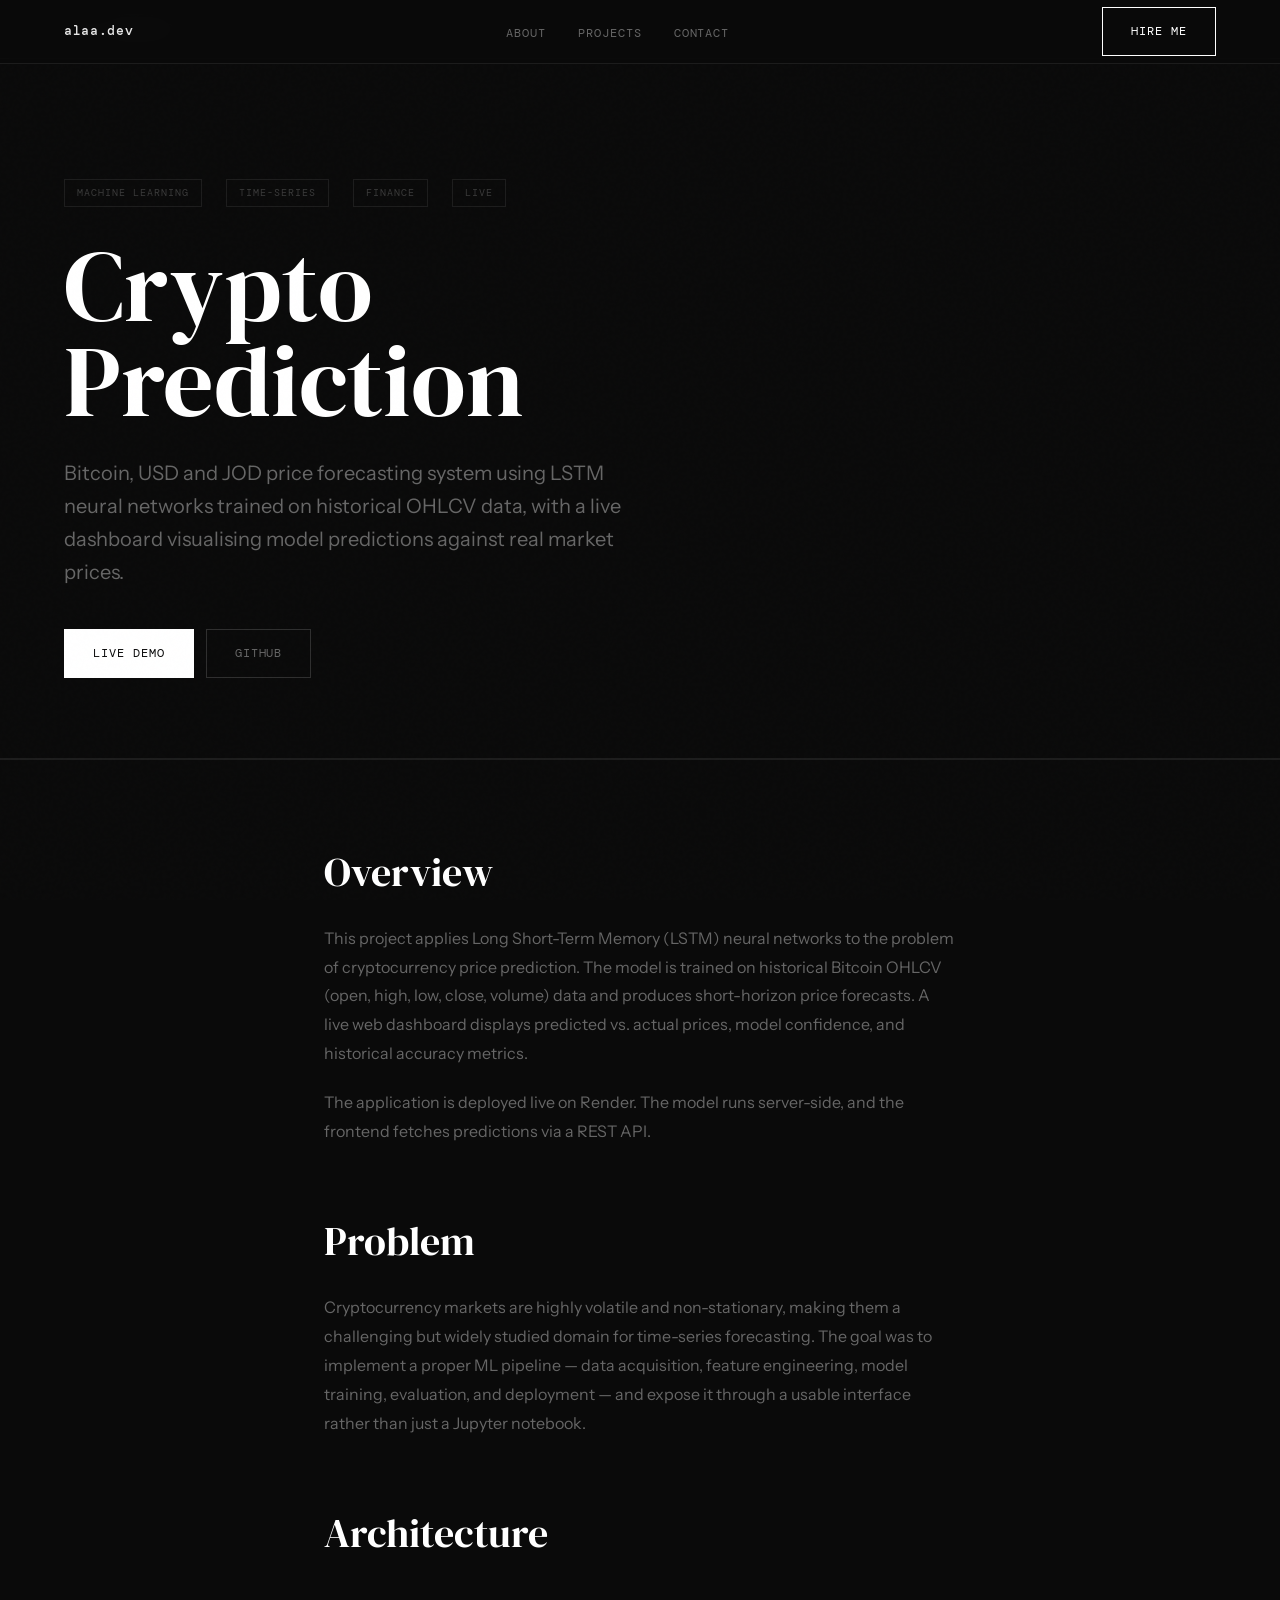
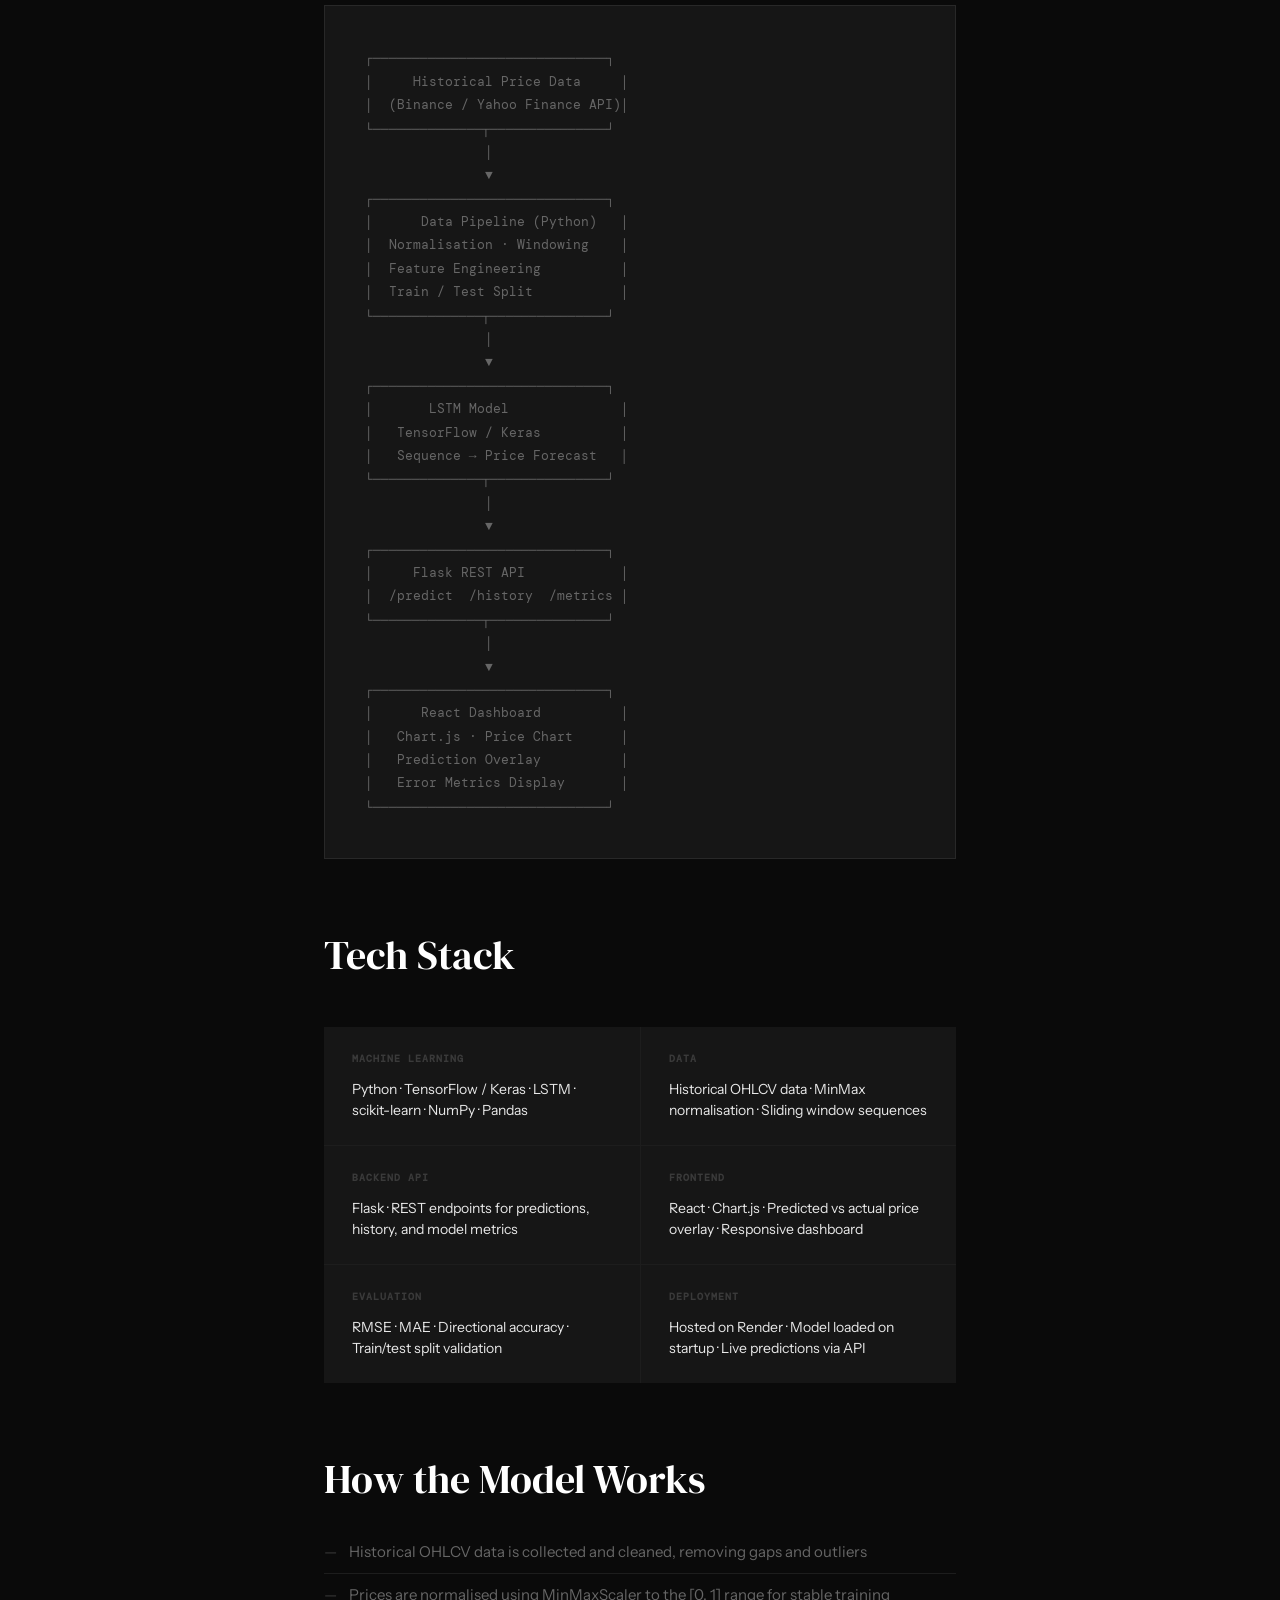
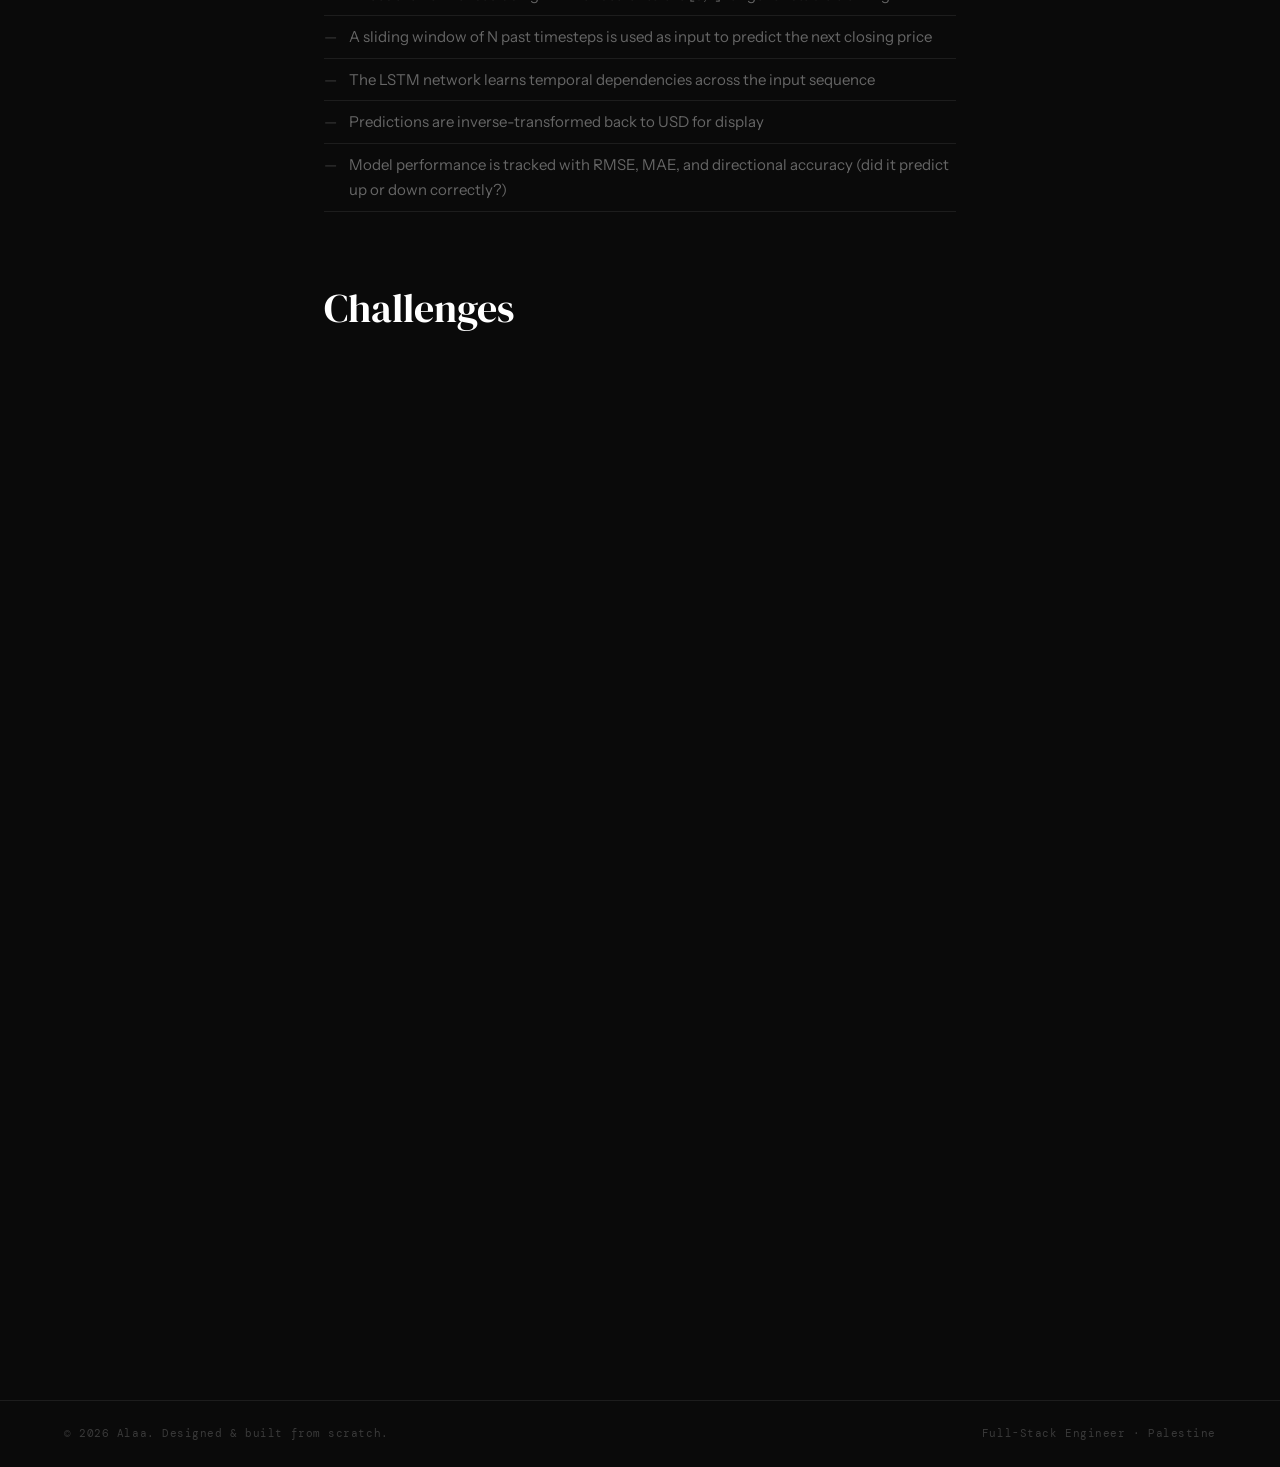
<file: crypto.html>
<!DOCTYPE html>
<html lang="en">
<head>
  <meta charset="UTF-8">
  <meta name="viewport" content="width=device-width, initial-scale=1.0">
  <title>Crypto Prediction — Alaa</title>
  <meta name="description" content="Bitcoin/Crypto price prediction ML system built by Alaa.">
  <link rel="stylesheet" href="assets/css/style.css">
</head>
<body>

  <nav>
    <a href="index.html" class="nav-logo">alaa.dev</a>
    <ul class="nav-links">
      <li><a href="index.html#about">About</a></li>
      <li><a href="index.html#projects">Projects</a></li>
      <li><a href="index.html#contact">Contact</a></li>
    </ul>
    <a href="mailto:alaa1190a@gmail.com" class="nav-cta btn">Hire Me</a>
    <button class="nav-hamburger" aria-label="Menu">
      <span></span><span></span><span></span>
    </button>
  </nav>

  <div class="nav-mobile-menu">
    <a href="index.html#about">About</a>
    <a href="index.html#projects">Projects</a>
    <a href="index.html#contact">Contact</a>
    <a href="mailto:alaa1190a@gmail.com">Hire Me</a>
  </div>

  <a href="index.html" class="back-link">← All Projects</a>

  <div class="project-hero">
    <div class="project-hero-meta">
      <span class="meta-tag">Machine Learning</span>
      <span class="meta-tag">Time-Series</span>
      <span class="meta-tag">Finance</span>
      <span class="meta-tag">Live</span>
    </div>
    <h1>Crypto<br>Prediction</h1>
    <p class="project-hero-sub">
      Bitcoin, USD and JOD price forecasting system using LSTM neural networks trained on historical OHLCV data, with a live dashboard visualising model predictions against real market prices.
    </p>
    <div class="project-links">
      <a href="https://bitcoin-prediction-n3av.onrender.com/" target="_blank" class="btn btn-primary">Live Demo</a>
      <a href="https://github.com/alaa1252/bitcoin-prediction" target="_blank" class="btn btn-ghost">GitHub</a>
    </div>
  </div>

  <hr class="full-divider">

  <div class="case-study">

    <h2 class="fade-up">Overview</h2>
    <p class="fade-up">
      This project applies Long Short-Term Memory (LSTM) neural networks to the problem of cryptocurrency price prediction. The model is trained on historical Bitcoin OHLCV (open, high, low, close, volume) data and produces short-horizon price forecasts. A live web dashboard displays predicted vs. actual prices, model confidence, and historical accuracy metrics.
    </p>
    <p class="fade-up">
      The application is deployed live on Render. The model runs server-side, and the frontend fetches predictions via a REST API.
    </p>

    <h2 class="fade-up">Problem</h2>
    <p class="fade-up">
      Cryptocurrency markets are highly volatile and non-stationary, making them a challenging but widely studied domain for time-series forecasting. The goal was to implement a proper ML pipeline — data acquisition, feature engineering, model training, evaluation, and deployment — and expose it through a usable interface rather than just a Jupyter notebook.
    </p>

    <h2 class="fade-up">Architecture</h2>
    <div class="arch-diagram fade-up">┌──────────────────────────────┐
│     Historical Price Data     │
│  (Binance / Yahoo Finance API)│
└──────────────┬───────────────┘
               │
               ▼
┌──────────────────────────────┐
│      Data Pipeline (Python)   │
│  Normalisation · Windowing    │
│  Feature Engineering          │
│  Train / Test Split           │
└──────────────┬───────────────┘
               │
               ▼
┌──────────────────────────────┐
│       LSTM Model              │
│   TensorFlow / Keras          │
│   Sequence → Price Forecast   │
└──────────────┬───────────────┘
               │
               ▼
┌──────────────────────────────┐
│     Flask REST API            │
│  /predict  /history  /metrics │
└──────────────┬───────────────┘
               │
               ▼
┌──────────────────────────────┐
│      React Dashboard          │
│   Chart.js · Price Chart      │
│   Prediction Overlay          │
│   Error Metrics Display       │
└──────────────────────────────┘</div>

    <h2 class="fade-up">Tech Stack</h2>
    <div class="tech-grid fade-up">
      <div class="tech-cell">
        <h4>Machine Learning</h4>
        <p>Python · TensorFlow / Keras · LSTM · scikit-learn · NumPy · Pandas</p>
      </div>
      <div class="tech-cell">
        <h4>Data</h4>
        <p>Historical OHLCV data · MinMax normalisation · Sliding window sequences</p>
      </div>
      <div class="tech-cell">
        <h4>Backend API</h4>
        <p>Flask · REST endpoints for predictions, history, and model metrics</p>
      </div>
      <div class="tech-cell">
        <h4>Frontend</h4>
        <p>React · Chart.js · Predicted vs actual price overlay · Responsive dashboard</p>
      </div>
      <div class="tech-cell">
        <h4>Evaluation</h4>
        <p>RMSE · MAE · Directional accuracy · Train/test split validation</p>
      </div>
      <div class="tech-cell">
        <h4>Deployment</h4>
        <p>Hosted on Render · Model loaded on startup · Live predictions via API</p>
      </div>
    </div>

    <h2 class="fade-up">How the Model Works</h2>
    <ul class="fade-up">
      <li>Historical OHLCV data is collected and cleaned, removing gaps and outliers</li>
      <li>Prices are normalised using MinMaxScaler to the [0, 1] range for stable training</li>
      <li>A sliding window of N past timesteps is used as input to predict the next closing price</li>
      <li>The LSTM network learns temporal dependencies across the input sequence</li>
      <li>Predictions are inverse-transformed back to USD for display</li>
      <li>Model performance is tracked with RMSE, MAE, and directional accuracy (did it predict up or down correctly?)</li>
    </ul>

    <h2 class="fade-up">Challenges</h2>

    <div class="challenge-block fade-up">
      <h4>Overfitting on Volatile Data</h4>
      <p>Cryptocurrency price data is highly non-stationary — patterns that held for months can reverse overnight. Combating overfitting required dropout layers, early stopping, and a walk-forward validation strategy that better reflects real forecasting conditions than a simple train/test split.</p>
    </div>

    <div class="challenge-block fade-up">
      <h4>Deploying a Trained Model as a Live API</h4>
      <p>Packaging a Keras model and scaler together, loading them correctly at server startup, and exposing predictions through a stateless REST API required careful serialisation. Model and scaler are saved as separate files and loaded into memory once on startup rather than on every request.</p>
    </div>

    <div class="challenge-block fade-up">
      <h4>Communicating Uncertainty Honestly</h4>
      <p>Price prediction models are frequently misleading when presented without caveats. The dashboard explicitly displays error metrics and uses a confidence band rather than a single predicted price, making it clear what the model can and cannot claim.</p>
    </div>

    <h2 class="fade-up">What I Learned</h2>
    <p class="fade-up">
      This project taught me that the hardest part of ML engineering is not the model — it's the pipeline around it. Data cleaning, proper validation, serialisation, and serving are where most of the engineering work lives. I also developed a much more grounded intuition for when ML models are genuinely useful and when they are noise dressed up as signal.
    </p>

    <div style="margin-top:64px; padding-top:40px; border-top:1px solid var(--line); display:flex; gap:16px; flex-wrap:wrap;" class="fade-up">
      <a href="https://bitcoin-prediction-n3av.onrender.com/" target="_blank" class="btn btn-primary">Live Demo</a>
      <a href="https://github.com/alaa1252/bitcoin-prediction" target="_blank" class="btn btn-ghost">GitHub</a>
      <a href="index.html#projects" class="btn btn-ghost">← All Projects</a>
    </div>

  </div>

  <footer>
    <span>© 2026 Alaa. Designed &amp; built from scratch.</span>
    <span>Full-Stack Engineer · Palestine</span>
  </footer>

  <script src="assets/js/main.js"></script>
</body>
</html>
</file>
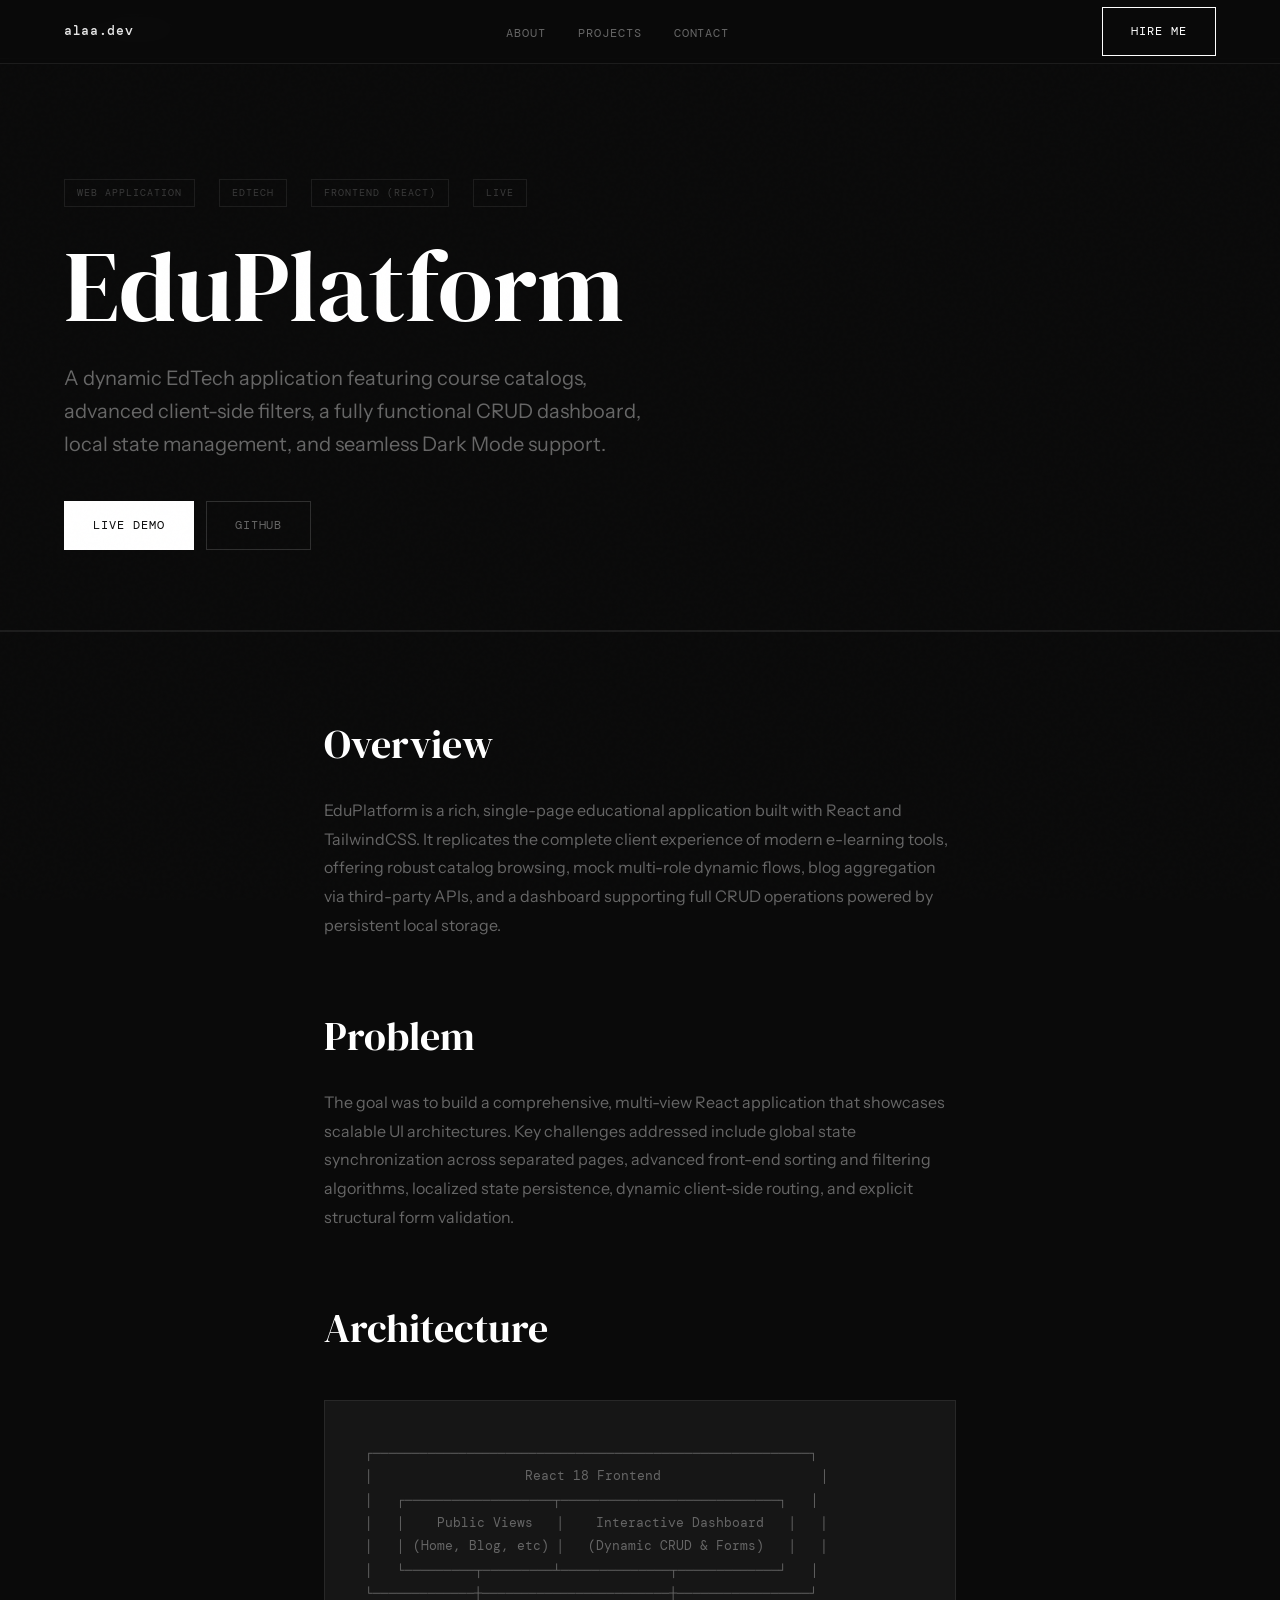
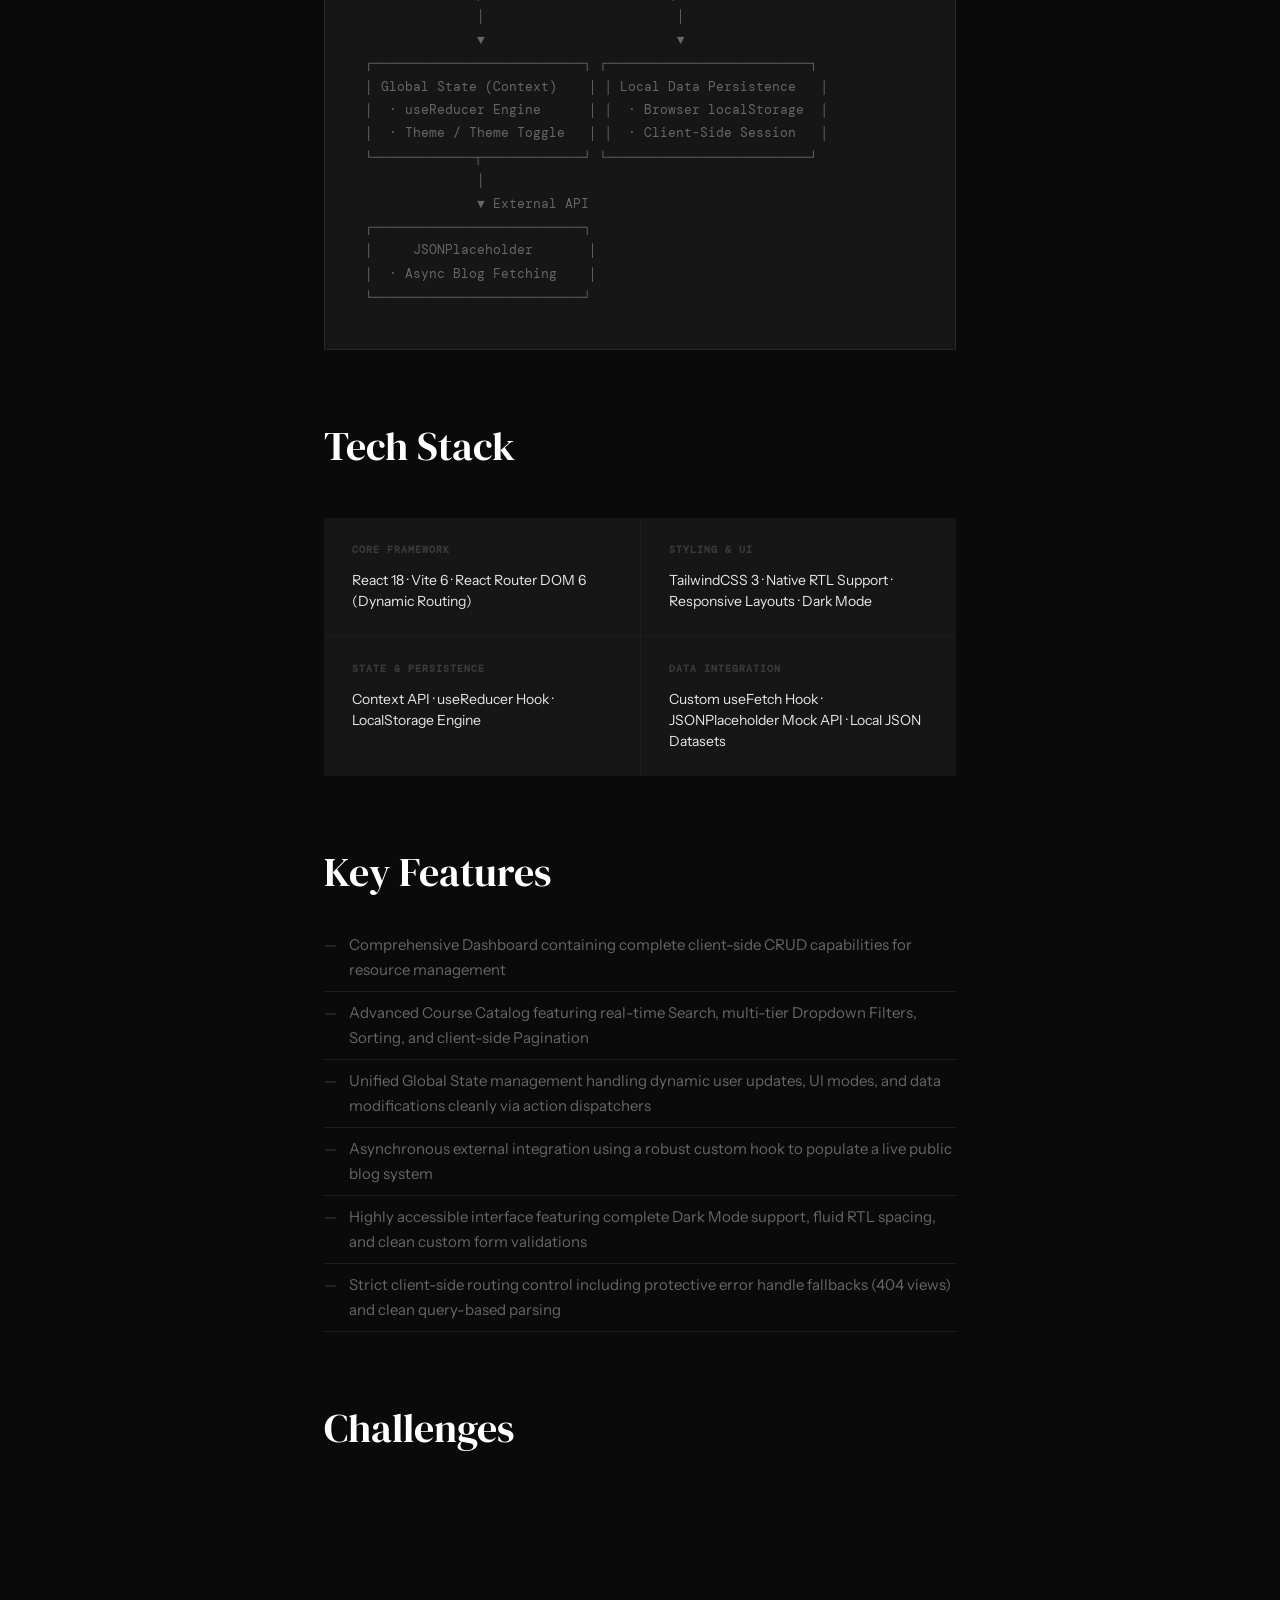
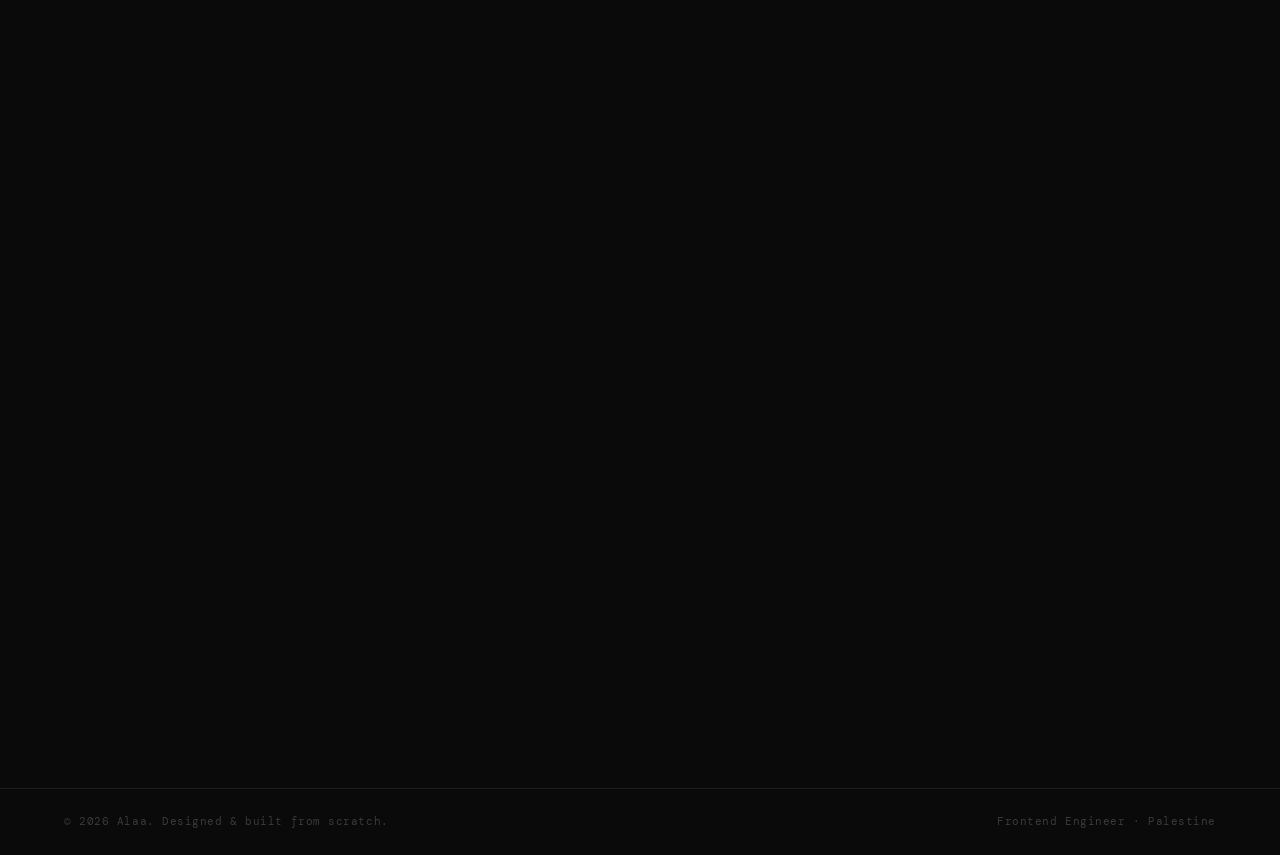
<file: eduplatform.html>
<!DOCTYPE html>
<html lang="en">
<head>
  <meta charset="UTF-8">
  <meta name="viewport" content="width=device-width, initial-scale=1.0">
  <title>EduPlatform — Alaa</title>
  <meta name="description" content="EduPlatform: A modern responsive React frontend educational web application built by Alaa.">
  <link rel="stylesheet" href="assets/css/style.css">
</head>
<body>

  <nav>
    <a href="index.html" class="nav-logo">alaa.dev</a>
    <ul class="nav-links">
      <li><a href="index.html#about">About</a></li>
      <li><a href="index.html#projects">Projects</a></li>
      <li><a href="index.html#contact">Contact</a></li>
    </ul>
    <a href="mailto:alaa1190a@gmail.com" class="nav-cta btn">Hire Me</a>
    <button class="nav-hamburger" aria-label="Menu">
      <span></span><span></span><span></span>
    </button>
  </nav>

  <div class="nav-mobile-menu">
    <a href="index.html#about">About</a>
    <a href="index.html#projects">Projects</a>
    <a href="index.html#contact">Contact</a>
    <a href="mailto:alaa1190a@gmail.com">Hire Me</a>
  </div>

  <a href="index.html" class="back-link">← All Projects</a>

  <div class="project-hero">
    <div class="project-hero-meta">
      <span class="meta-tag">Web Application</span>
      <span class="meta-tag">EdTech</span>
      <span class="meta-tag">Frontend (React)</span>
      <span class="meta-tag">Live</span>
    </div>
    <h1>EduPlatform</h1>
    <p class="project-hero-sub">
      A dynamic EdTech application featuring course catalogs, advanced client-side filters, a fully functional CRUD dashboard, local state management, and seamless Dark Mode support.
    </p>
    <div class="project-links">
      <a href="https://eduplatform-alaa.netlify.app/" target="_blank" class="btn btn-primary">Live Demo</a>
      <a href="https://github.com/alaa1252/react-proj" target="_blank" class="btn btn-ghost">GitHub</a>
    </div>
  </div>

  <hr class="full-divider">

  <div class="case-study">

    <h2 class="fade-up">Overview</h2>
    <p class="fade-up">
      EduPlatform is a rich, single-page educational application built with React and TailwindCSS. It replicates the complete client experience of modern e-learning tools, offering robust catalog browsing, mock multi-role dynamic flows, blog aggregation via third-party APIs, and a dashboard supporting full CRUD operations powered by persistent local storage.
    </p>

    <h2 class="fade-up">Problem</h2>
    <p class="fade-up">
      The goal was to build a comprehensive, multi-view React application that showcases scalable UI architectures. Key challenges addressed include global state synchronization across separated pages, advanced front-end sorting and filtering algorithms, localized state persistence, dynamic client-side routing, and explicit structural form validation.
    </p>

    <h2 class="fade-up">Architecture</h2>
    <div class="arch-diagram fade-up">┌────────────────────────────────────────────────────────┐
│                   React 18 Frontend                    │
│   ┌───────────────────┬────────────────────────────┐   │
│   │    Public Views   │    Interactive Dashboard   │   │
│   │ (Home, Blog, etc) │   (Dynamic CRUD & Forms)   │   │
│   └─────────┬─────────┴──────────────┬─────────────┘   │
└─────────────┼────────────────────────┼─────────────────┘
              │                        │
              ▼                        ▼
┌───────────────────────────┐ ┌──────────────────────────┐
│ Global State (Context)    │ │ Local Data Persistence   │
│  · useReducer Engine      │ │  · Browser localStorage  │
│  · Theme / Theme Toggle   │ │  · Client-Side Session   │
└─────────────┬─────────────┘ └──────────────────────────┘
              │
              ▼ External API
┌───────────────────────────┐
│     JSONPlaceholder       │
│  · Async Blog Fetching    │
└───────────────────────────┘</div>

    <h2 class="fade-up">Tech Stack</h2>
    <div class="tech-grid fade-up">
      <div class="tech-cell">
        <h4>Core Framework</h4>
        <p>React 18 · Vite 6 · React Router DOM 6 (Dynamic Routing)</p>
      </div>
      <div class="tech-cell">
        <h4>Styling & UI</h4>
        <p>TailwindCSS 3 · Native RTL Support · Responsive Layouts · Dark Mode</p>
      </div>
      <div class="tech-cell">
        <h4>State & Persistence</h4>
        <p>Context API · useReducer Hook · LocalStorage Engine</p>
      </div>
      <div class="tech-cell">
        <h4>Data Integration</h4>
        <p>Custom useFetch Hook · JSONPlaceholder Mock API · Local JSON Datasets</p>
      </div>
    </div>

    <h2 class="fade-up">Key Features</h2>
    <ul class="fade-up">
      <li>Comprehensive Dashboard containing complete client-side CRUD capabilities for resource management</li>
      <li>Advanced Course Catalog featuring real-time Search, multi-tier Dropdown Filters, Sorting, and client-side Pagination</li>
      <li>Unified Global State management handling dynamic user updates, UI modes, and data modifications cleanly via action dispatchers</li>
      <li>Asynchronous external integration using a robust custom hook to populate a live public blog system</li>
      <li>Highly accessible interface featuring complete Dark Mode support, fluid RTL spacing, and clean custom form validations</li>
      <li>Strict client-side routing control including protective error handle fallbacks (404 views) and clean query-based parsing</li>
    </ul>

    <h2 class="fade-up">Challenges</h2>

    <div class="challenge-block fade-up">
      <h4>Complex State Management Without Redux</h4>
      <p>Managing extensive dashboard interactions, dark mode toggles, and multi-field catalogs across isolated components could easily cause prop-drilling or un-syncable UI updates. This was cleanly solved by implementing a unified React Context framework backed by a structured useReducer architecture, simulating structured, scalable data streaming.</p>
    </div>

    <div class="challenge-block fade-up">
      <h4>Reliable Client-Side CRUD & Persistence</h4>
      <p>Providing interactive addition, editing, and deletion of content across pages without a specialized cloud database requires stable caching boundaries. Utilizing a localized serialization layer via browser localStorage allowed safe data mutations to persist seamlessly between full tab reloads.</p>
    </div>

    <h2 class="fade-up">What I Learned</h2>
    <p class="fade-up">
      EduPlatform solidified my expertise in crafting deep UI architectures. It refined my skills in designing optimized custom hooks, establishing highly reusable structural components (modals, loaders, notification banners), and orchestrating intricate client-side validation logic. I also gained practical experience navigating complex deployment configurations, notably adjusting fallback configurations on CDNs to correctly resolve client-side routes for single-page applications.
    </p>

    <div style="margin-top:64px; padding-top:40px; border-top:1px solid var(--line); display:flex; gap:16px; flex-wrap:wrap;" class="fade-up">
      <a href="https://eduplatform-alaa.netlify.app/" target="_blank" class="btn btn-primary">Live Demo</a>
      <a href="https://github.com/alaa1252/react-proj" target="_blank" class="btn btn-ghost">GitHub</a>
      <a href="crypto.html" class="btn btn-ghost">Next Project →</a>
    </div>

  </div>

  <footer>
    <span>© 2026 Alaa. Designed &amp; built from scratch.</span>
    <span>Frontend Engineer · Palestine</span>
  </footer>

  <script src="assets/js/main.js"></script>
</body>
</html>
</file>
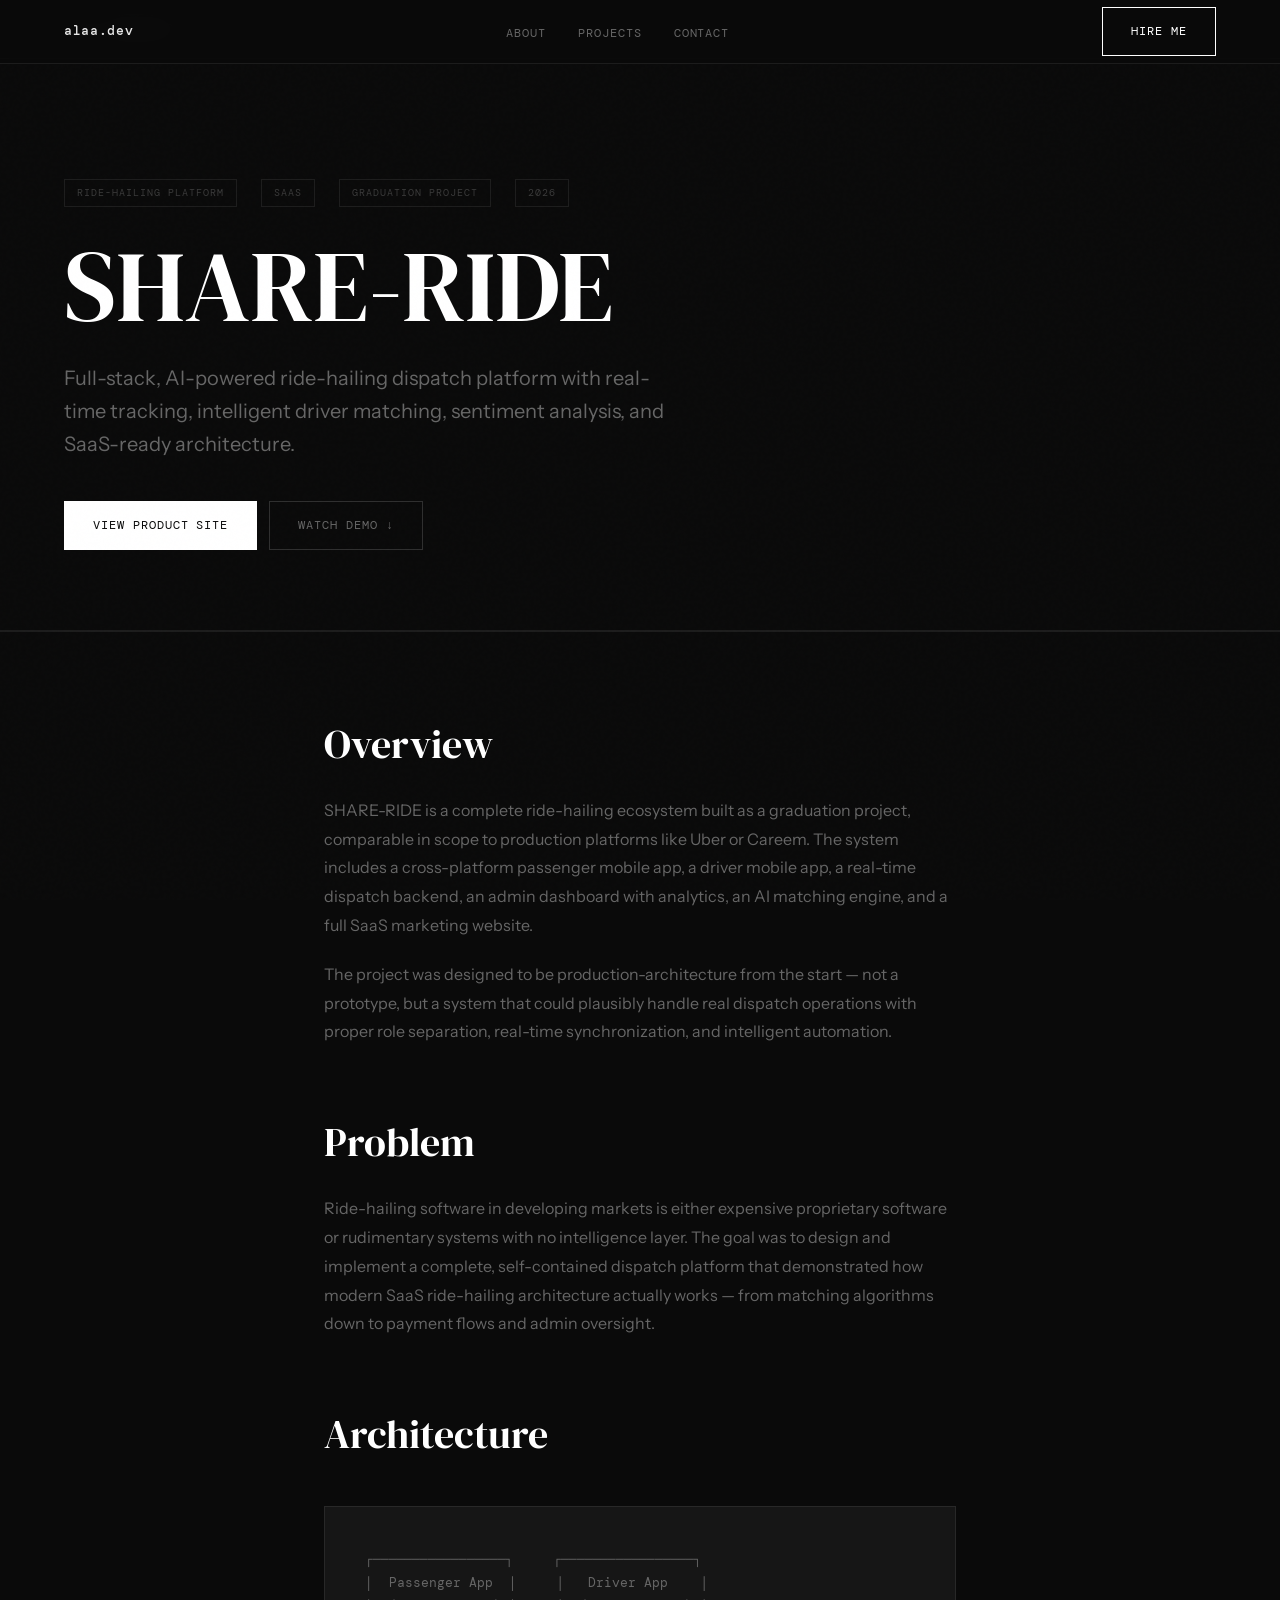
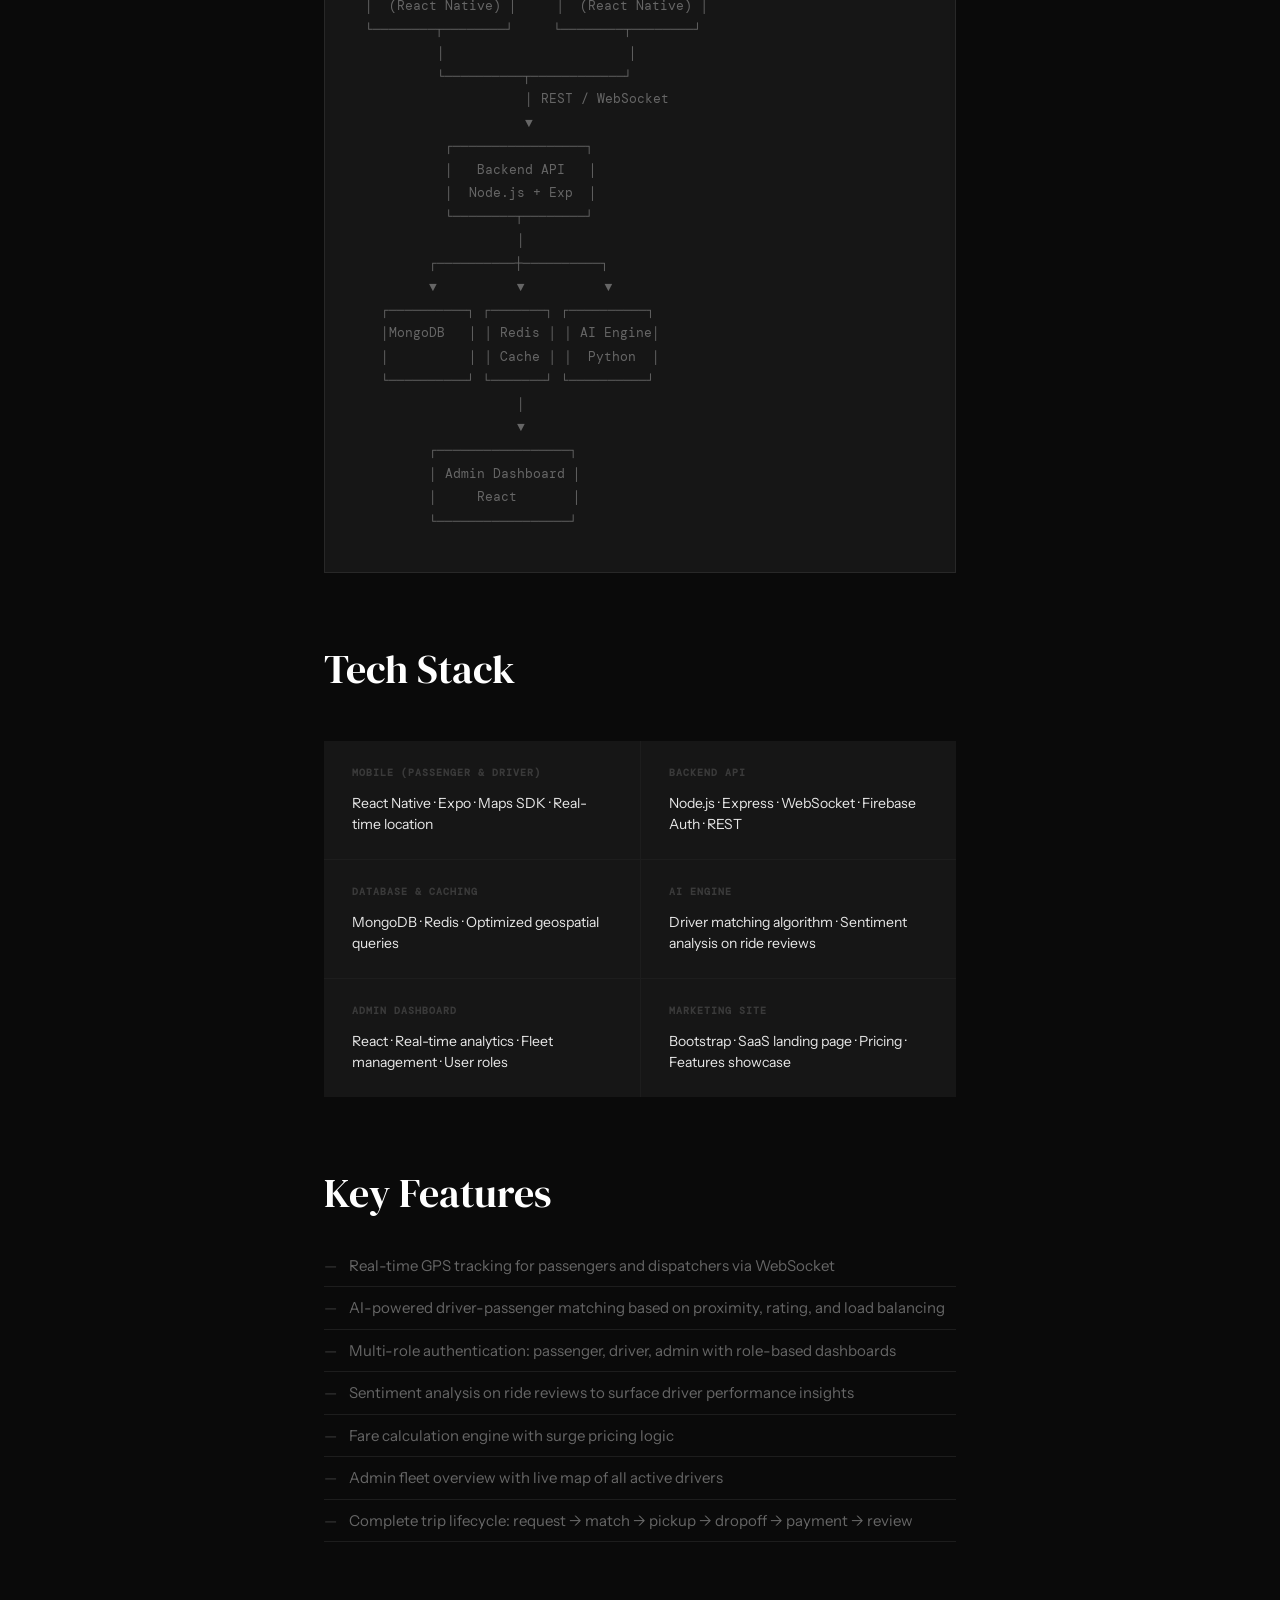
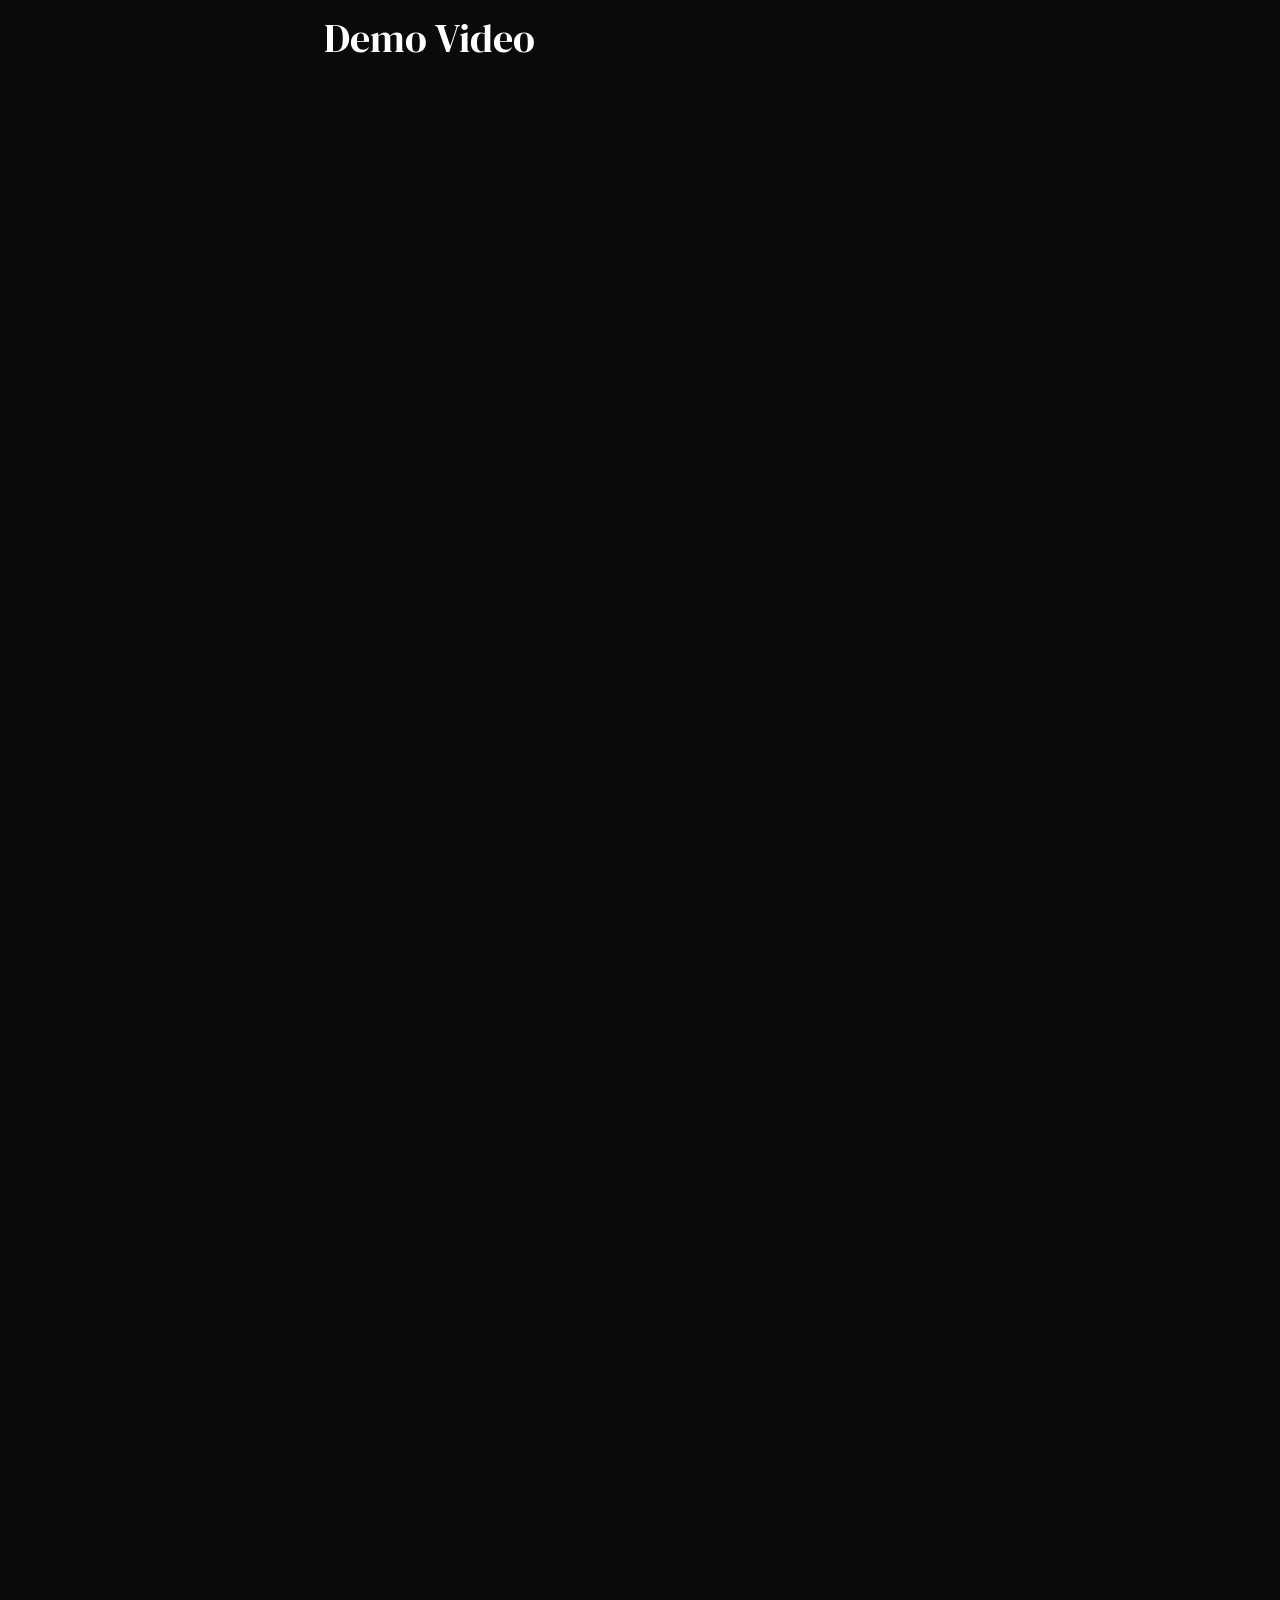
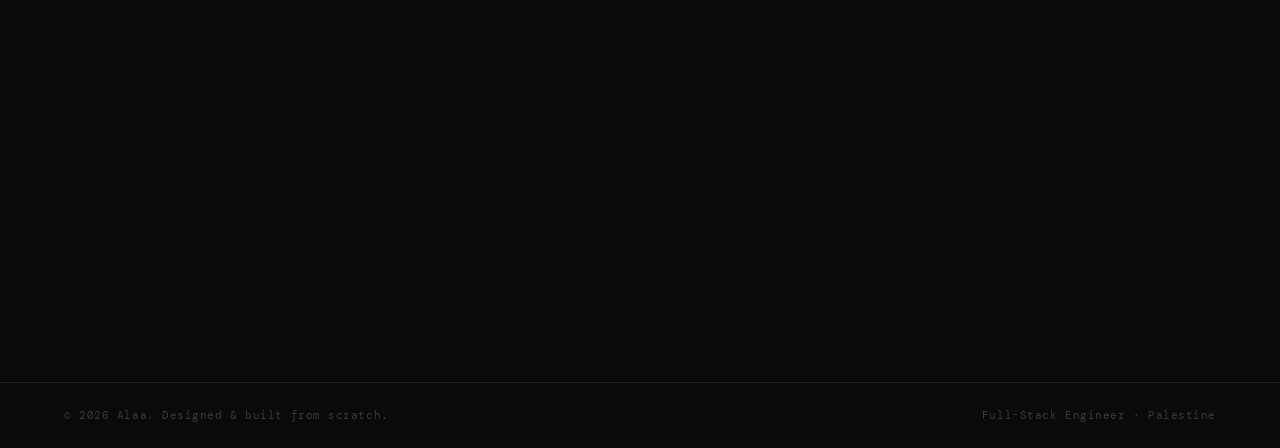
<file: shareride.html>
<!DOCTYPE html>
<html lang="en">
<head>
  <meta charset="UTF-8">
  <meta name="viewport" content="width=device-width, initial-scale=1.0">
  <title>SHARE-RIDE — Alaa</title>
  <meta name="description" content="SHARE-RIDE: AI-powered ride-hailing dispatch platform built by Alaa.">
  <link rel="stylesheet" href="assets/css/style.css">
</head>
<body>

  <nav>
    <a href="index.html" class="nav-logo">alaa.dev</a>
    <ul class="nav-links">
      <li><a href="index.html#about">About</a></li>
      <li><a href="index.html#projects">Projects</a></li>
      <li><a href="index.html#contact">Contact</a></li>
    </ul>
    <a href="mailto:alaa1190a@gmail.com" class="nav-cta btn">Hire Me</a>
    <button class="nav-hamburger" aria-label="Menu">
      <span></span><span></span><span></span>
    </button>
  </nav>

  <div class="nav-mobile-menu">
    <a href="index.html#about">About</a>
    <a href="index.html#projects">Projects</a>
    <a href="index.html#contact">Contact</a>
    <a href="mailto:alaa1190a@gmail.com">Hire Me</a>
  </div>

  <a href="index.html" class="back-link">← All Projects</a>

  <!-- PROJECT HERO -->
  <div class="project-hero">
    <div class="project-hero-meta">
      <span class="meta-tag">Ride-Hailing Platform</span>
      <span class="meta-tag">SaaS</span>
      <span class="meta-tag">Graduation Project</span>
      <span class="meta-tag">2026</span>
    </div>
    <h1>SHARE-RIDE</h1>
    <p class="project-hero-sub">
      Full-stack, AI-powered ride-hailing dispatch platform with real-time tracking, intelligent driver matching, sentiment analysis, and SaaS-ready architecture.
    </p>
    <div class="project-links">
      <a href="https://alaa1252.github.io/SaaS-Bootstrap-Project/album.html" target="_blank" class="btn btn-primary">View Product Site</a>
      <a href="#demo-video" class="btn btn-ghost">Watch Demo ↓</a>
      
    </div>
  </div>

  <hr class="full-divider">

  <!-- CASE STUDY -->
  <div class="case-study">

    <h2 class="fade-up">Overview</h2>
    <p class="fade-up">
      SHARE-RIDE is a complete ride-hailing ecosystem built as a graduation project, comparable in scope to production platforms like Uber or Careem. The system includes a cross-platform passenger mobile app, a driver mobile app, a real-time dispatch backend, an admin dashboard with analytics, an AI matching engine, and a full SaaS marketing website.
    </p>
    <p class="fade-up">
      The project was designed to be production-architecture from the start — not a prototype, but a system that could plausibly handle real dispatch operations with proper role separation, real-time synchronization, and intelligent automation.
    </p>

    <h2 class="fade-up">Problem</h2>
    <p class="fade-up">
      Ride-hailing software in developing markets is either expensive proprietary software or rudimentary systems with no intelligence layer. The goal was to design and implement a complete, self-contained dispatch platform that demonstrated how modern SaaS ride-hailing architecture actually works — from matching algorithms down to payment flows and admin oversight.
    </p>

    <h2 class="fade-up">Architecture</h2>
    <div class="arch-diagram fade-up">┌─────────────────┐     ┌─────────────────┐
│  Passenger App  │     │   Driver App    │
│  (React Native) │     │  (React Native) │
└────────┬────────┘     └────────┬────────┘
         │                       │
         └──────────┬────────────┘
                    │ REST / WebSocket
                    ▼
          ┌─────────────────┐
          │   Backend API   │
          │  Node.js + Exp  │
          └────────┬────────┘
                   │
        ┌──────────┼──────────┐
        ▼          ▼          ▼
  ┌──────────┐ ┌───────┐ ┌──────────┐
  │MongoDB   │ │ Redis │ │ AI Engine│
  │          │ │ Cache │ │  Python  │
  └──────────┘ └───────┘ └──────────┘
                   │
                   ▼
        ┌─────────────────┐
        │ Admin Dashboard │
        │     React       │
        └─────────────────┘</div>

    <h2 class="fade-up">Tech Stack</h2>
    <div class="tech-grid fade-up">
      <div class="tech-cell">
        <h4>Mobile (Passenger &amp; Driver)</h4>
        <p>React Native · Expo · Maps SDK · Real-time location</p>
      </div>
      <div class="tech-cell">
        <h4>Backend API</h4>
        <p>Node.js · Express · WebSocket · Firebase Auth · REST</p>
      </div>
      <div class="tech-cell">
        <h4>Database &amp; Caching</h4>
        <p>MongoDB  · Redis · Optimized geospatial queries</p>
      </div>
      <div class="tech-cell">
        <h4>AI Engine</h4>
        <p>Driver matching algorithm · Sentiment analysis on ride reviews</p>
      </div>
      <div class="tech-cell">
        <h4>Admin Dashboard</h4>
        <p>React · Real-time analytics · Fleet management · User roles</p>
      </div>
      <div class="tech-cell">
        <h4>Marketing Site</h4>
        <p>Bootstrap · SaaS landing page · Pricing · Features showcase</p>
      </div>
    </div>

    <h2 class="fade-up">Key Features</h2>
    <ul class="fade-up">
      <li>Real-time GPS tracking for passengers and dispatchers via WebSocket</li>
      <li>AI-powered driver-passenger matching based on proximity, rating, and load balancing</li>
      <li>Multi-role authentication: passenger, driver, admin with role-based dashboards</li>
      <li>Sentiment analysis on ride reviews to surface driver performance insights</li>
      <li>Fare calculation engine with surge pricing logic</li>
      <li>Admin fleet overview with live map of all active drivers</li>
      <li>Complete trip lifecycle: request → match → pickup → dropoff → payment → review</li>
    </ul>

    <h2 id="demo-video" class="fade-up">Demo Video</h2>
    <p class="fade-up">
      A full 15-minute walkthrough covering the passenger app, driver workflow, dispatch logic, admin dashboard, and AI matching engine. The backend is not publicly deployed due to infrastructure costs, but the video demonstrates the complete system in real-time.
    </p>
    <div class="video-container fade-up">
      <iframe
        src="https://drive.google.com/file/d/12pnrx7rOnG3Ceei94mnU9YtRWDqxen3H/preview"
        allow="autoplay"
        allowfullscreen>
      </iframe>
      <div class="video-label">Full system demonstration · 15 minutes · Real device, real data</div>
    </div>

    <h2 class="fade-up">Challenges</h2>

    <div class="challenge-block fade-up">
      <h4>Real-time Location Synchronisation</h4>
      <p>Broadcasting driver positions to passengers and dispatchers at high frequency created excessive WebSocket traffic. Solved by implementing position throttling, delta-only updates, and a Redis pub/sub layer to decouple broadcasting from the API server.</p>
    </div>

    <div class="challenge-block fade-up">
      <h4>Driver Matching Under Concurrency</h4>
      <p>Multiple passengers requesting simultaneously could result in the same driver being assigned twice. Solved using optimistic locking at the database level and an atomic claim mechanism in the matching engine.</p>
    </div>

    <div class="challenge-block fade-up">
      <h4>Multi-role System Design</h4>
      <p>Designing three distinct user flows (passenger, driver, admin) that share a single backend without leaking data or permissions required careful middleware layering and JWT claim scoping.</p>
    </div>

    <div class="challenge-block fade-up">
      <h4>Sentiment Analysis Integration</h4>
      <p>Connecting the groq AI and hugginface ai service to the Node.js backend asynchronously — without blocking the main request cycle — required a lightweight internal queue and a clean REST boundary between the services.</p>
    </div>

    <h2 class="fade-up">What I Learned</h2>
    <p class="fade-up">
      Building SHARE-RIDE taught me how real-time systems fail at scale — and how to prevent it. I came away with a much deeper understanding of WebSocket state management, the value of Redis as a coordination layer, and how to design multi-role systems that stay maintainable as complexity grows. The AI integration also taught me how to cleanly boundary-separate different language runtimes inside a single product.
    </p>

    <div style="margin-top:64px; padding-top:40px; border-top:1px solid var(--line); display:flex; gap:16px; flex-wrap:wrap;" class="fade-up">
      <a href="https://alaa1252.github.io/SaaS-Bootstrap-Project/album.html" target="_blank" class="btn btn-primary">View Product Site</a>
      <a href="vest.html" class="btn btn-ghost">Next Project →</a>
    </div>

  </div>

  <footer>
    <span>© 2026 Alaa. Designed &amp; built from scratch.</span>
    <span>Full-Stack Engineer · Palestine</span>
  </footer>

  <script src="assets/js/main.js"></script>
</body>
</html>
</file>
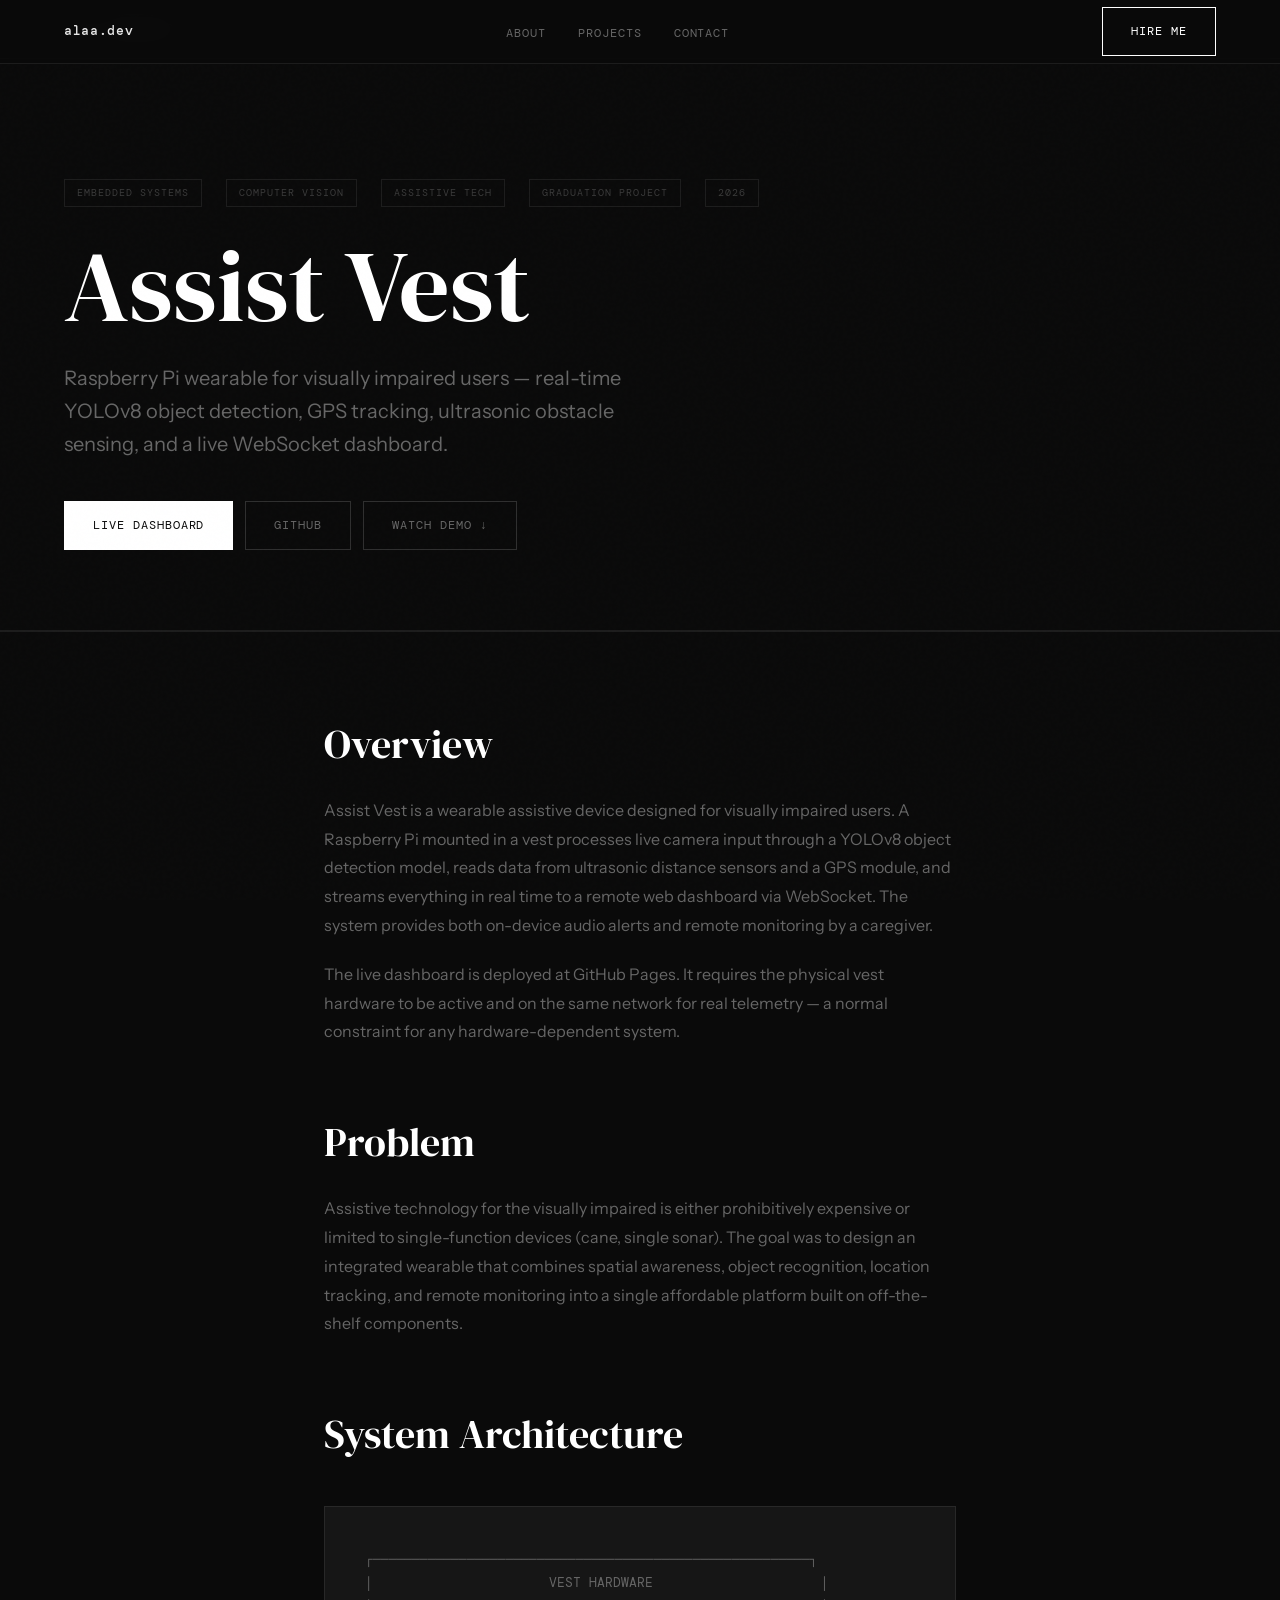
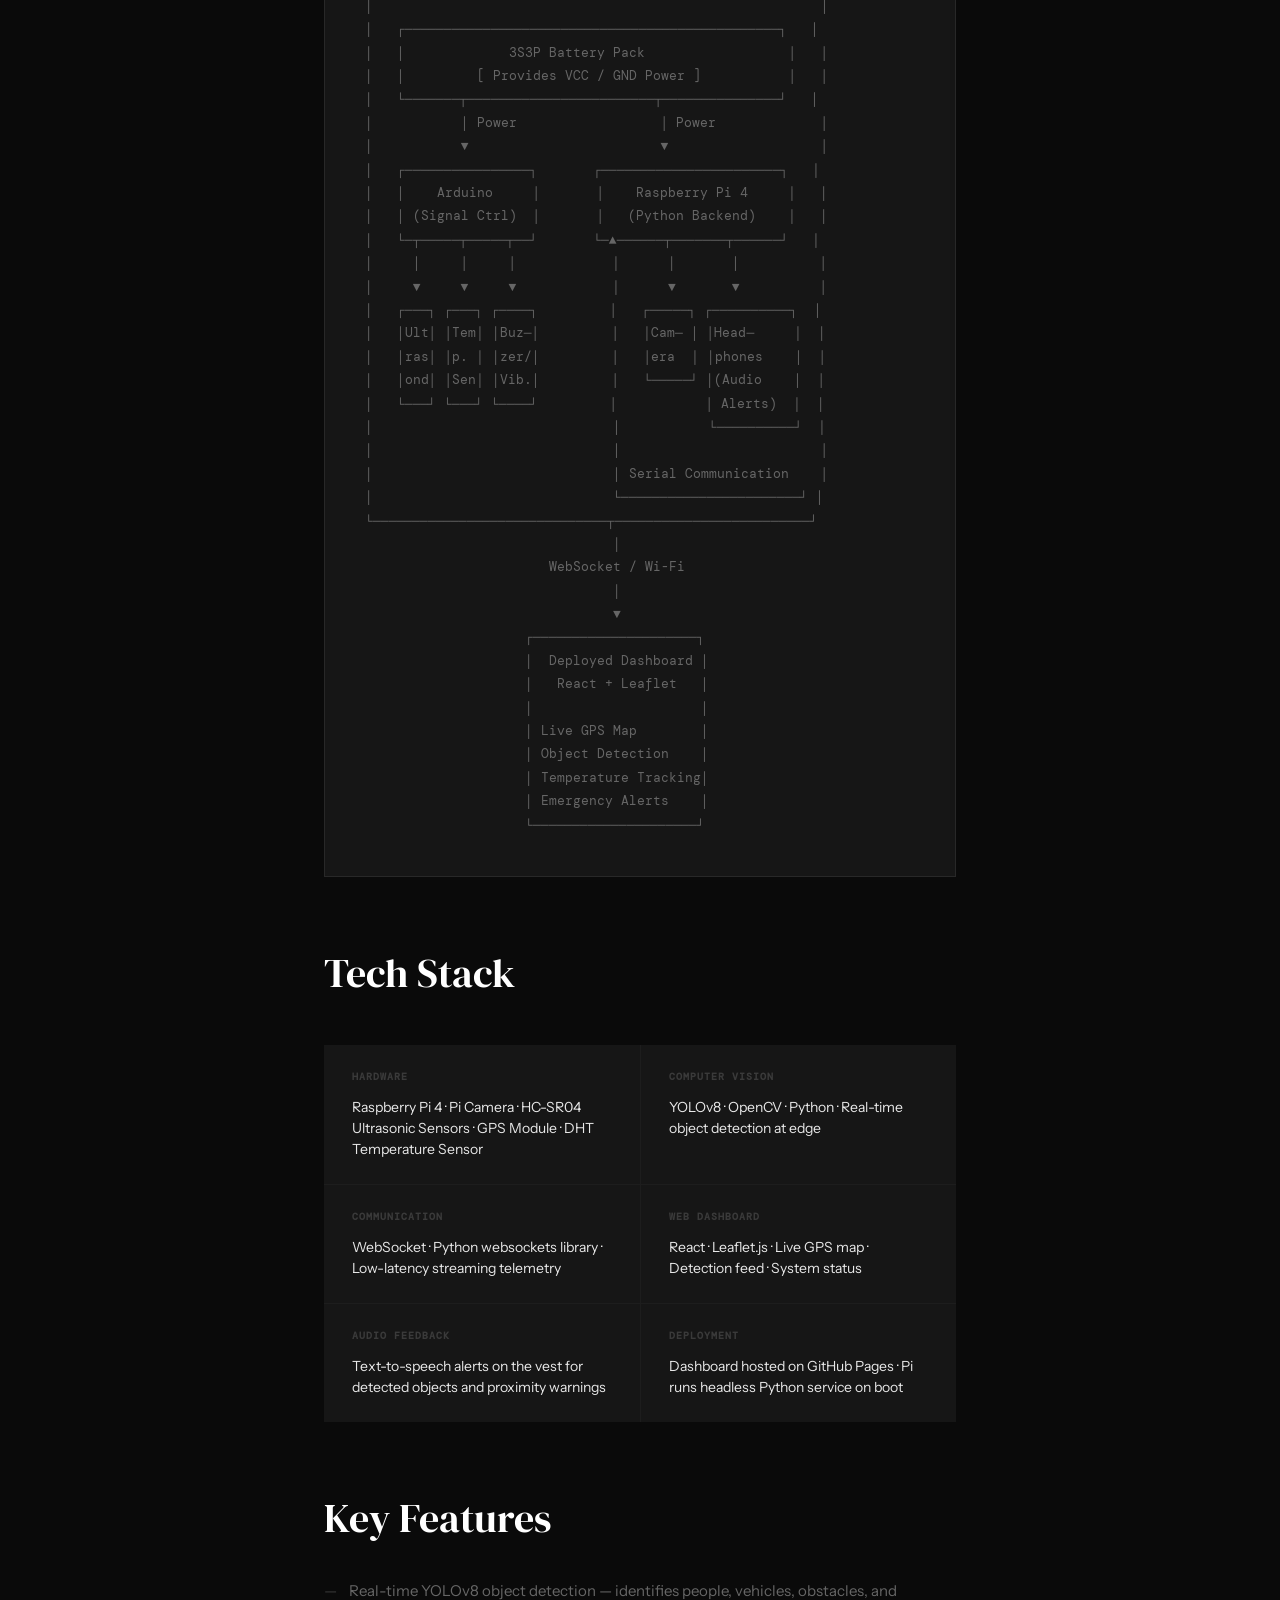
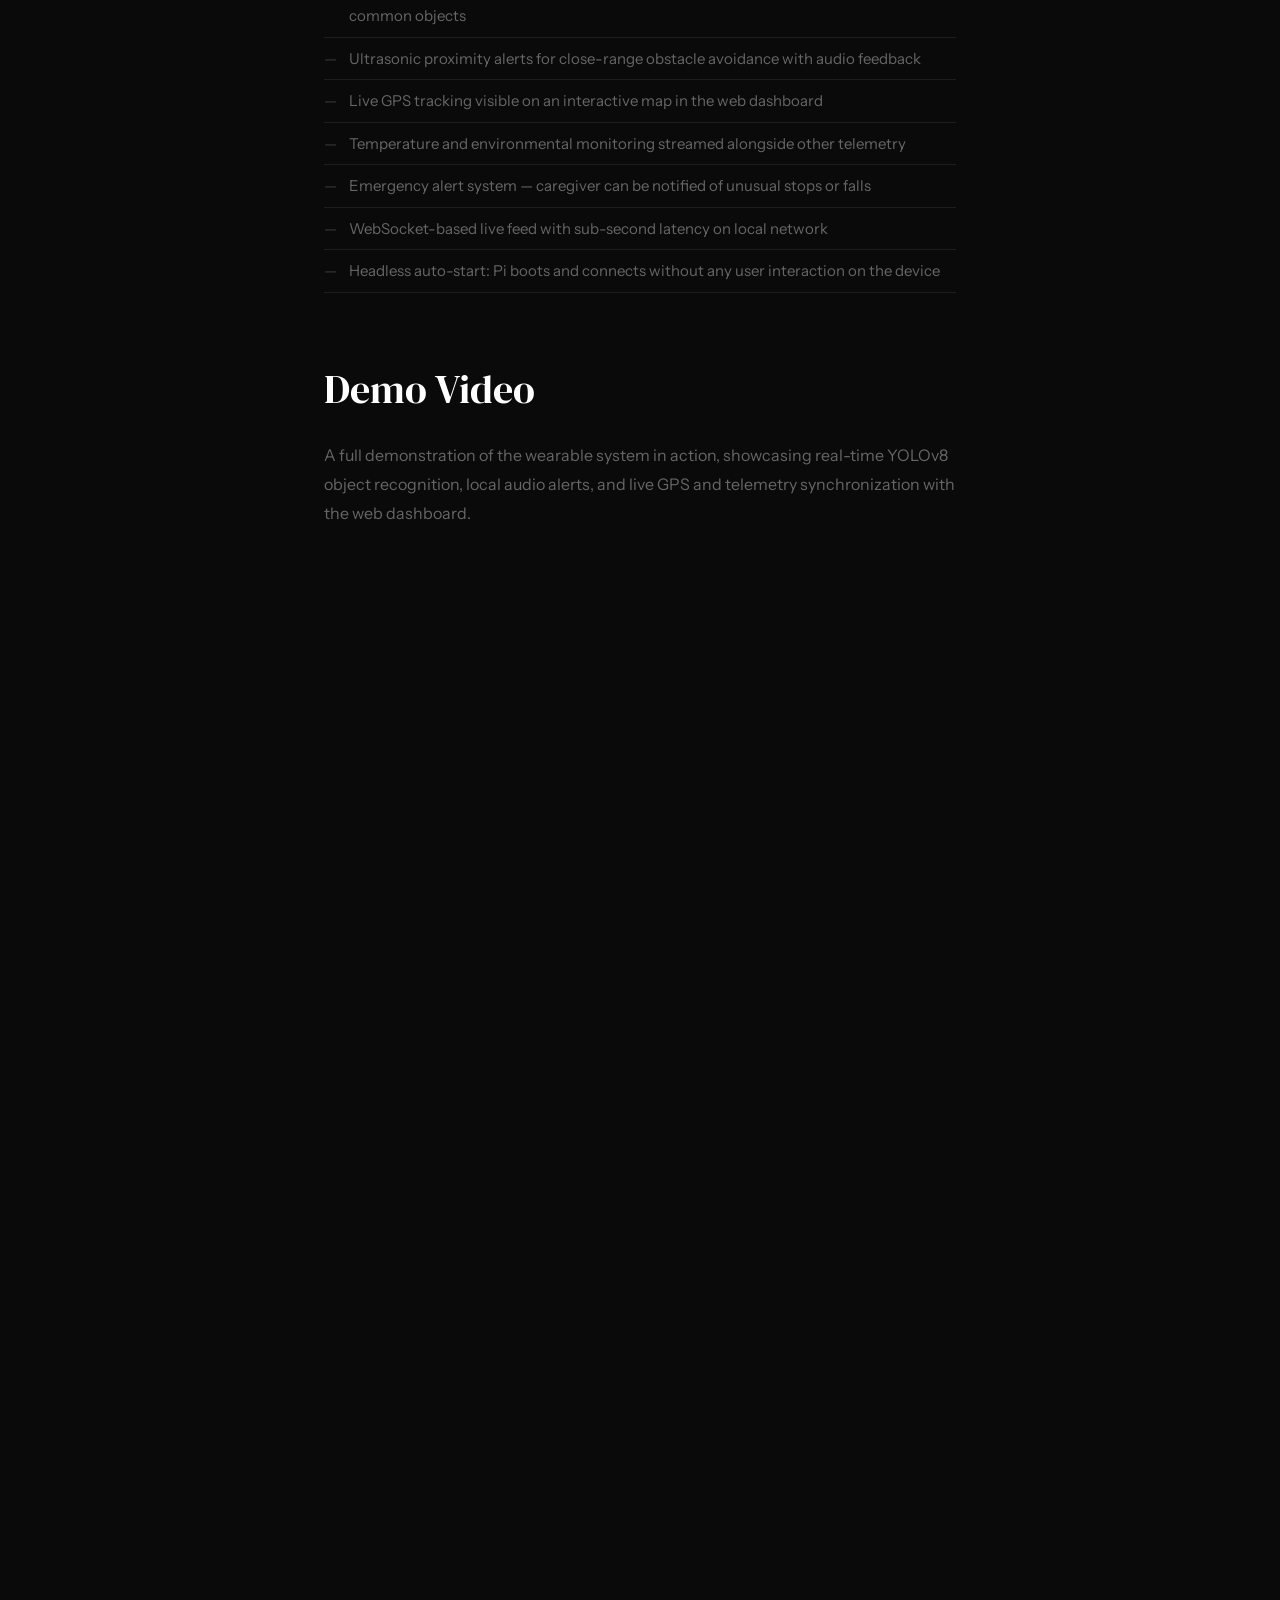
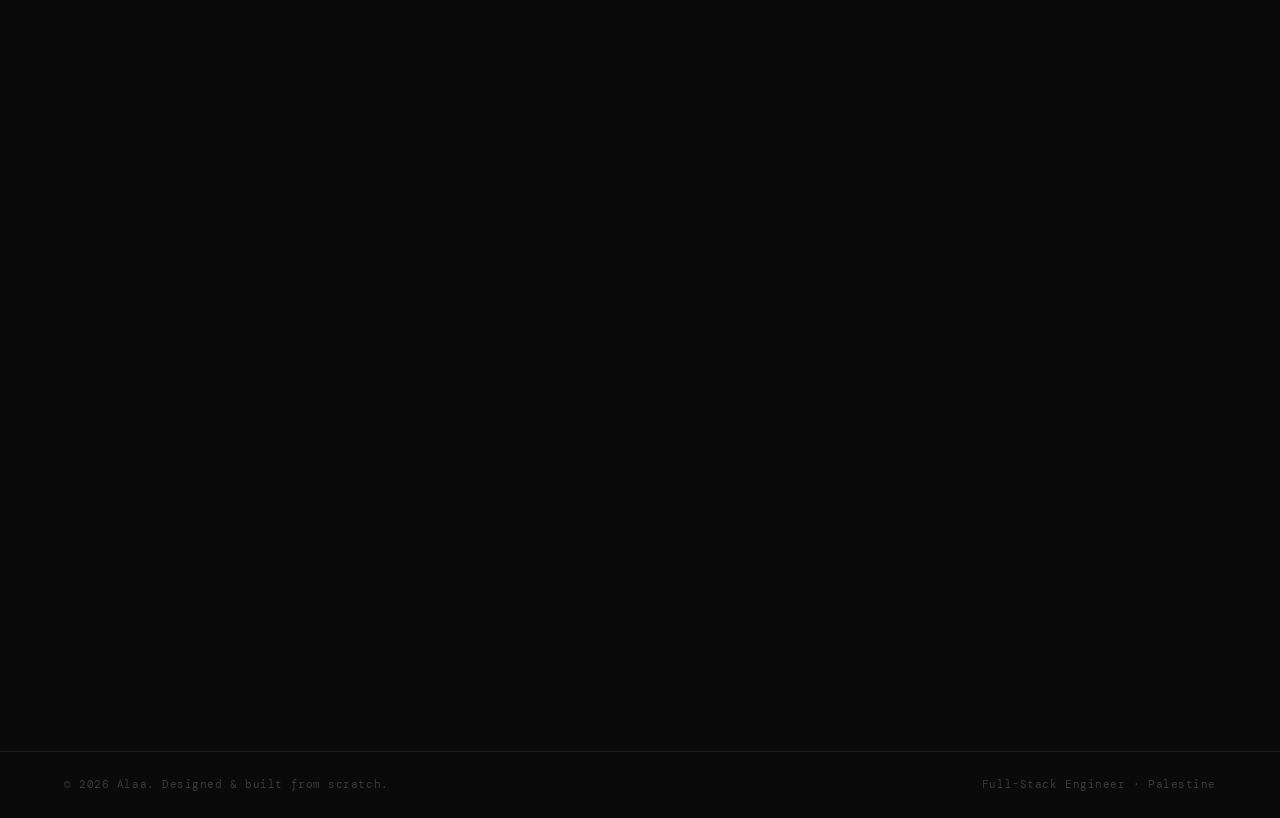
<file: vest.html>
<!DOCTYPE html>
<html lang="en">
<head>
  <meta charset="UTF-8">
  <meta name="viewport" content="width=device-width, initial-scale=1.0">
  <title>Assist Vest — Alaa</title>
  <meta name="description" content="Assist Vest: AI-powered wearable assistive device for visually impaired users, built by Alaa.">
  <link rel="stylesheet" href="assets/css/style.css">
</head>
<body>

  <nav>
    <a href="index.html" class="nav-logo">alaa.dev</a>
    <ul class="nav-links">
      <li><a href="index.html#about">About</a></li>
      <li><a href="index.html#projects">Projects</a></li>
      <li><a href="index.html#contact">Contact</a></li>
    </ul>
    <a href="mailto:alaa1190a@gmail.com" class="nav-cta btn">Hire Me</a>
    <button class="nav-hamburger" aria-label="Menu">
      <span></span><span></span><span></span>
    </button>
  </nav>

  <div class="nav-mobile-menu">
    <a href="index.html#about">About</a>
    <a href="index.html#projects">Projects</a>
    <a href="index.html#contact">Contact</a>
    <a href="mailto:alaa1190a@gmail.com">Hire Me</a>
  </div>

  <a href="index.html" class="back-link">← All Projects</a>

  <div class="project-hero">
    <div class="project-hero-meta">
      <span class="meta-tag">Embedded Systems</span>
      <span class="meta-tag">Computer Vision</span>
      <span class="meta-tag">Assistive Tech</span>
      <span class="meta-tag">Graduation Project</span>
      <span class="meta-tag">2026</span>
    </div>
    <h1>Assist Vest</h1>
    <p class="project-hero-sub">
      Raspberry Pi wearable for visually impaired users — real-time YOLOv8 object detection, GPS tracking, ultrasonic obstacle sensing, and a live WebSocket dashboard.
    </p>
    <div class="project-links">
      <a href="https://alaa1252.github.io/vest-dashboard-frontend/" target="_blank" class="btn btn-primary">Live Dashboard</a>
      <a href="https://github.com/alaa1252/vest-dashboard-backend" target="_blank" class="btn btn-ghost">GitHub</a>
      <a href="#demo-video" class="btn btn-ghost">Watch Demo ↓</a>
    </div>
  </div>

  <hr class="full-divider">

  <div class="case-study">

    <h2 class="fade-up">Overview</h2>
    <p class="fade-up">
      Assist Vest is a wearable assistive device designed for visually impaired users. A Raspberry Pi mounted in a vest processes live camera input through a YOLOv8 object detection model, reads data from ultrasonic distance sensors and a GPS module, and streams everything in real time to a remote web dashboard via WebSocket. The system provides both on-device audio alerts and remote monitoring by a caregiver.
    </p>
    <p class="fade-up">
      The live dashboard is deployed at GitHub Pages. It requires the physical vest hardware to be active and on the same network for real telemetry — a normal constraint for any hardware-dependent system.
    </p>

    <h2 class="fade-up">Problem</h2>
    <p class="fade-up">
      Assistive technology for the visually impaired is either prohibitively expensive or limited to single-function devices (cane, single sonar). The goal was to design an integrated wearable that combines spatial awareness, object recognition, location tracking, and remote monitoring into a single affordable platform built on off-the-shelf components.
    </p>

    <h2 class="fade-up">System Architecture</h2>
    <div class="arch-diagram fade-up">┌────────────────────────────────────────────────────────┐
│                      VEST HARDWARE                     │
│                                                        │
│   ┌────────────────────────────────────────────────┐   │
│   │             3S3P Battery Pack                  │   │
│   │         [ Provides VCC / GND Power ]           │   │
│   └───────┬────────────────────────┬───────────────┘   │
│           │ Power                  │ Power             │
│           ▼                        ▼                   │
│   ┌────────────────┐       ┌───────────────────────┐   │
│   │    Arduino     │       │    Raspberry Pi 4     │   │
│   │ (Signal Ctrl)  │       │   (Python Backend)    │   │
│   └─┬─────┬─────┬──┘       └─▲──────┬───────┬──────┘   │
│     │     │     │            │      │       │          │
│     ▼     ▼     ▼            │      ▼       ▼          │
│   ┌───┐ ┌───┐ ┌────┐         │   ┌─────┐ ┌──────────┐  │
│   │Ult│ │Tem│ │Buz─│         │   │Cam─ │ │Head─     │  │
│   │ras│ │p. │ │zer/│         │   │era  │ │phones    │  │
│   │ond│ │Sen│ │Vib.│         │   └─────┘ │(Audio    │  │
│   └───┘ └───┘ └────┘         │           │ Alerts)  │  │
│                              │           └──────────┘  │
│                              │                         │
│                              │ Serial Communication    │
│                              └───────────────────────┘ │
└──────────────────────────────┬─────────────────────────┘
                               │
                       WebSocket / Wi-Fi
                               │
                               ▼
                    ┌─────────────────────┐
                    │  Deployed Dashboard │
                    │   React + Leaflet   │
                    │                     │
                    │ Live GPS Map        │
                    │ Object Detection    │
                    │ Temperature Tracking│
                    │ Emergency Alerts    │
                    └─────────────────────┘</div>

    <h2 class="fade-up">Tech Stack</h2>
    <div class="tech-grid fade-up">
      <div class="tech-cell">
        <h4>Hardware</h4>
        <p>Raspberry Pi 4 · Pi Camera · HC-SR04 Ultrasonic Sensors · GPS Module · DHT Temperature Sensor</p>
      </div>
      <div class="tech-cell">
        <h4>Computer Vision</h4>
        <p>YOLOv8 · OpenCV · Python · Real-time object detection at edge</p>
      </div>
      <div class="tech-cell">
        <h4>Communication</h4>
        <p>WebSocket · Python websockets library · Low-latency streaming telemetry</p>
      </div>
      <div class="tech-cell">
        <h4>Web Dashboard</h4>
        <p>React · Leaflet.js · Live GPS map · Detection feed · System status</p>
      </div>
      <div class="tech-cell">
        <h4>Audio Feedback</h4>
        <p>Text-to-speech alerts on the vest for detected objects and proximity warnings</p>
      </div>
      <div class="tech-cell">
        <h4>Deployment</h4>
        <p>Dashboard hosted on GitHub Pages · Pi runs headless Python service on boot</p>
      </div>
    </div>

    <h2 class="fade-up">Key Features</h2>
    <ul class="fade-up">
      <li>Real-time YOLOv8 object detection — identifies people, vehicles, obstacles, and common objects</li>
      <li>Ultrasonic proximity alerts for close-range obstacle avoidance with audio feedback</li>
      <li>Live GPS tracking visible on an interactive map in the web dashboard</li>
      <li>Temperature and environmental monitoring streamed alongside other telemetry</li>
      <li>Emergency alert system — caregiver can be notified of unusual stops or falls</li>
      <li>WebSocket-based live feed with sub-second latency on local network</li>
      <li>Headless auto-start: Pi boots and connects without any user interaction on the device</li>
    </ul>

    <h2 id="demo-video" class="fade-up">Demo Video</h2>
    <p class="fade-up">
A full demonstration of the wearable system in action, showcasing real-time YOLOv8 object recognition, local audio alerts, and live GPS and telemetry synchronization with the web dashboard.    </p>
    <div class="video-container fade-up">
      <iframe
        src="https://drive.google.com/file/d/11xJTXmGjs3pYUN2wCkD6b8j5geRUk_JE/preview" 
        allow="autoplay"
        allowfullscreen>
      </iframe>
      <div class="video-label">Full system demonstration · 15 minutes · Real device, real data</div>
    </div>

    <h2 class="fade-up">Challenges</h2>

    <div class="challenge-block fade-up">
      <h4>YOLOv8 Performance on Raspberry Pi</h4>
      <p>Running a full YOLOv8 model at acceptable frame rates on the Pi's CPU required tuning: using the nano model variant, downscaling inference resolution, and batching frames to trade latency for throughput. The result was a usable detection rate for real-world walking scenarios.</p>
    </div>

    <div class="challenge-block fade-up">
      <h4>Sensor Data Fusion</h4>
      <p>Synchronising output from four different sources — camera, two ultrasonic sensors, GPS, and temperature — into a single coherent WebSocket message required careful timestamping and a central data aggregation loop on the Pi to avoid stale or mismatched readings.</p>
    </div>

    <div class="challenge-block fade-up">
      <h4>WebSocket Stability Over Wi-Fi</h4>
      <p>The Pi's Wi-Fi connection could drop or degrade during movement. Added automatic reconnection logic on both the Pi and the dashboard client, with graceful degradation — the dashboard shows a "Reconnecting…" state rather than crashing when the connection drops.</p>
    </div>

    <div class="challenge-block fade-up">
      <h4>Power & Heat Management</h4>
      <p>Running YOLOv8 continuously caused CPU throttling due to heat. Solved by adding a cooling heatsink, throttling inference to only run when ultrasonic sensors detect proximity below a threshold, and implementing sleep cycles when the user is stationary.</p>
    </div>

    <h2 class="fade-up">What I Learned</h2>
    <p class="fade-up">
      This project was my deepest dive into the intersection of software and physical hardware. I learned how to design systems with real-world constraints — battery life, thermal limits, wireless reliability — that don't exist in pure software projects. Working with YOLOv8 at the edge taught me a lot about model optimization trade-offs. And building something with a genuine social purpose changed how I think about what software is for.
    </p>

    <div style="margin-top:64px; padding-top:40px; border-top:1px solid var(--line); display:flex; gap:16px; flex-wrap:wrap;" class="fade-up">
      <a href="https://alaa1252.github.io/vest-dashboard-frontend/" target="_blank" class="btn btn-primary">Live Dashboard</a>
      <a href="https://github.com/alaa1252/vest-dashboard-backend" target="_blank" class="btn btn-ghost">GitHub</a>
      <a href="eduplatform.html" class="btn btn-ghost">Next Project →</a>
    </div>

  </div>

  <footer>
    <span>© 2026 Alaa. Designed &amp; built from scratch.</span>
    <span>Full-Stack Engineer · Palestine</span>
  </footer>

  <script src="assets/js/main.js"></script>
</body>
</html>
</file>
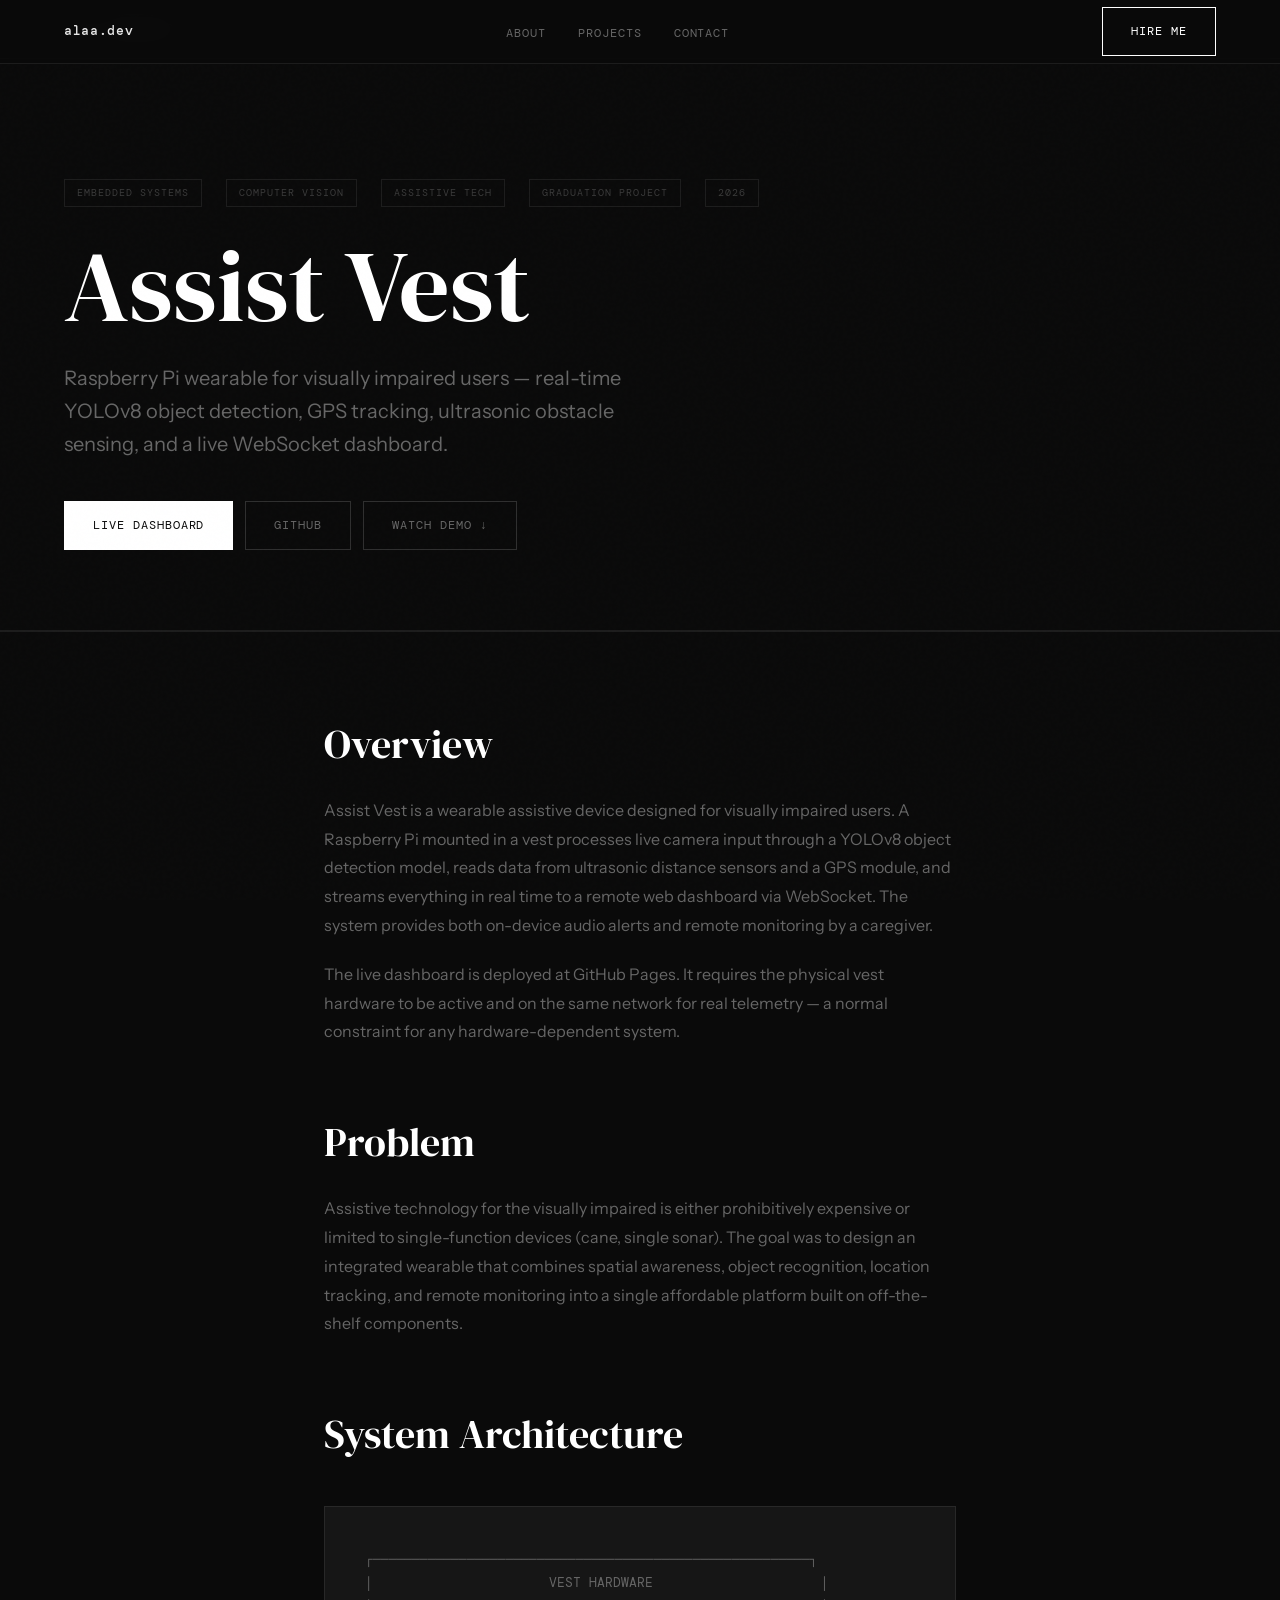
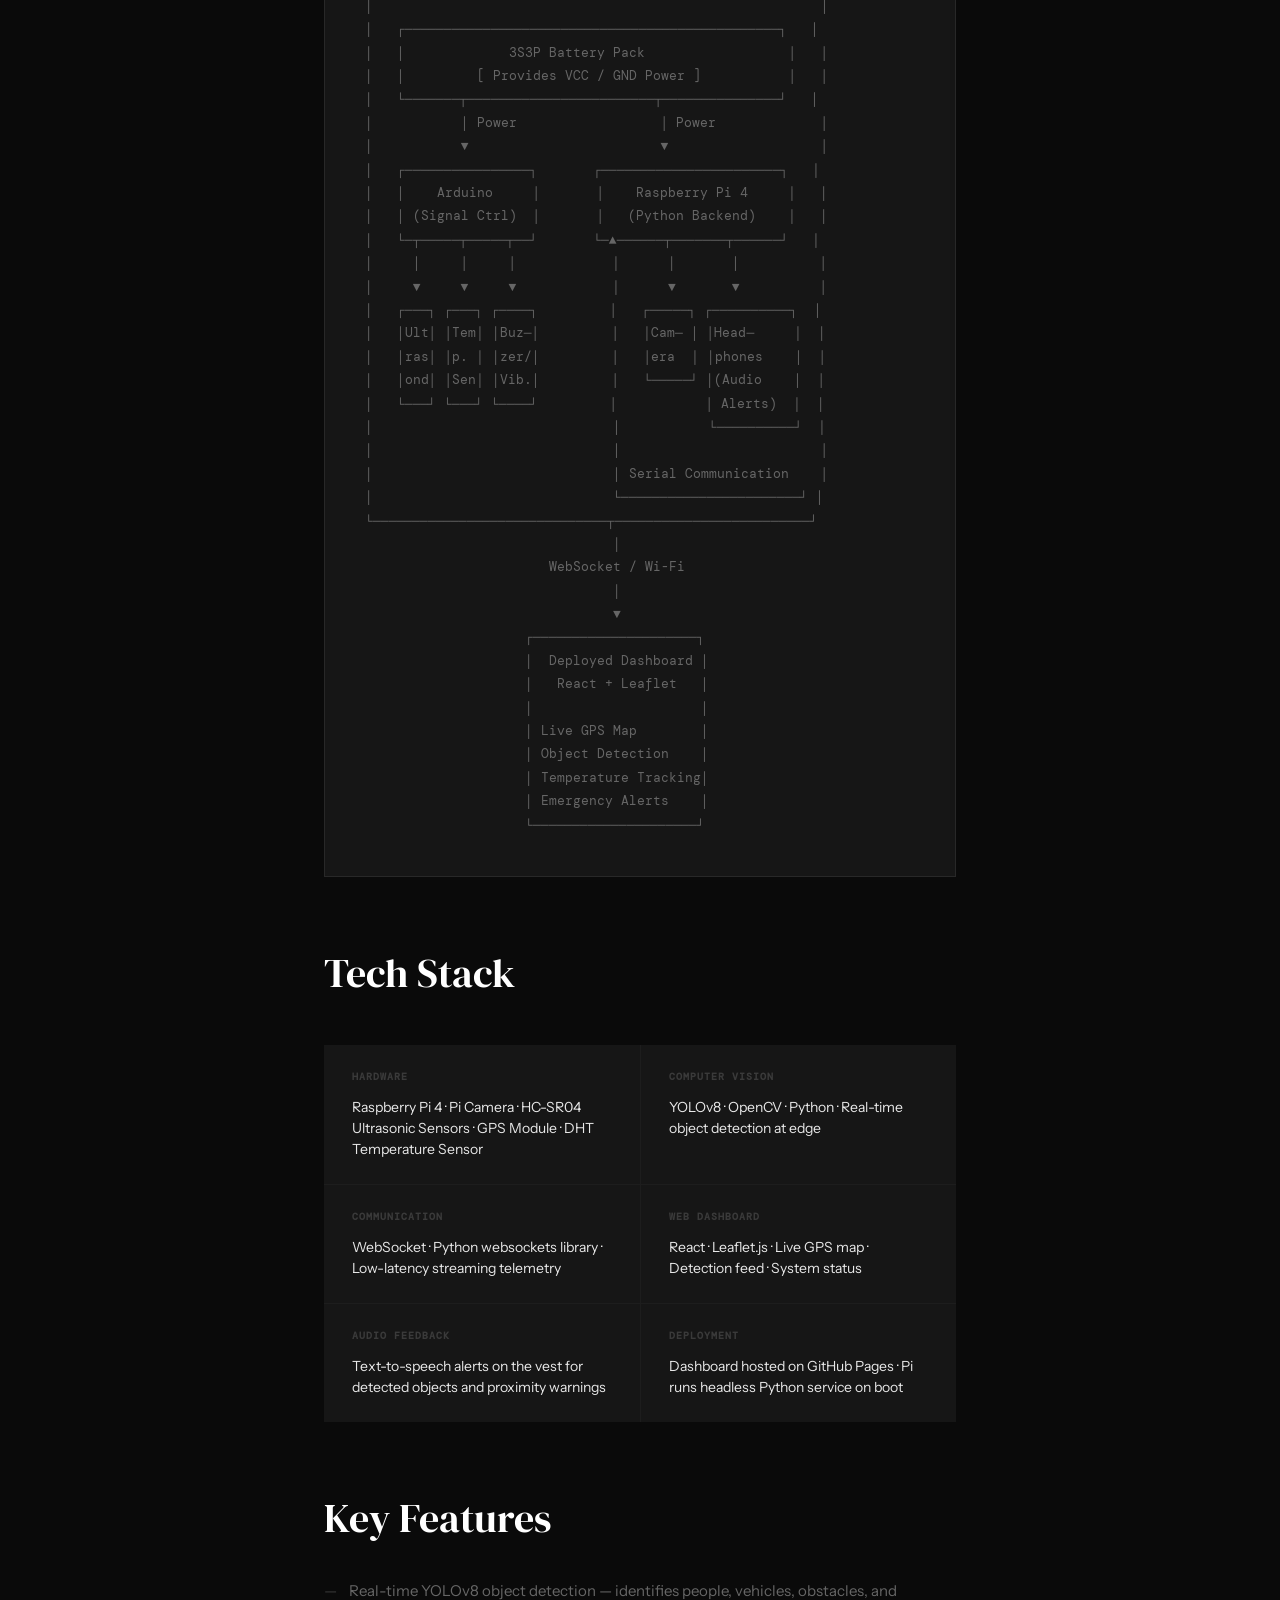
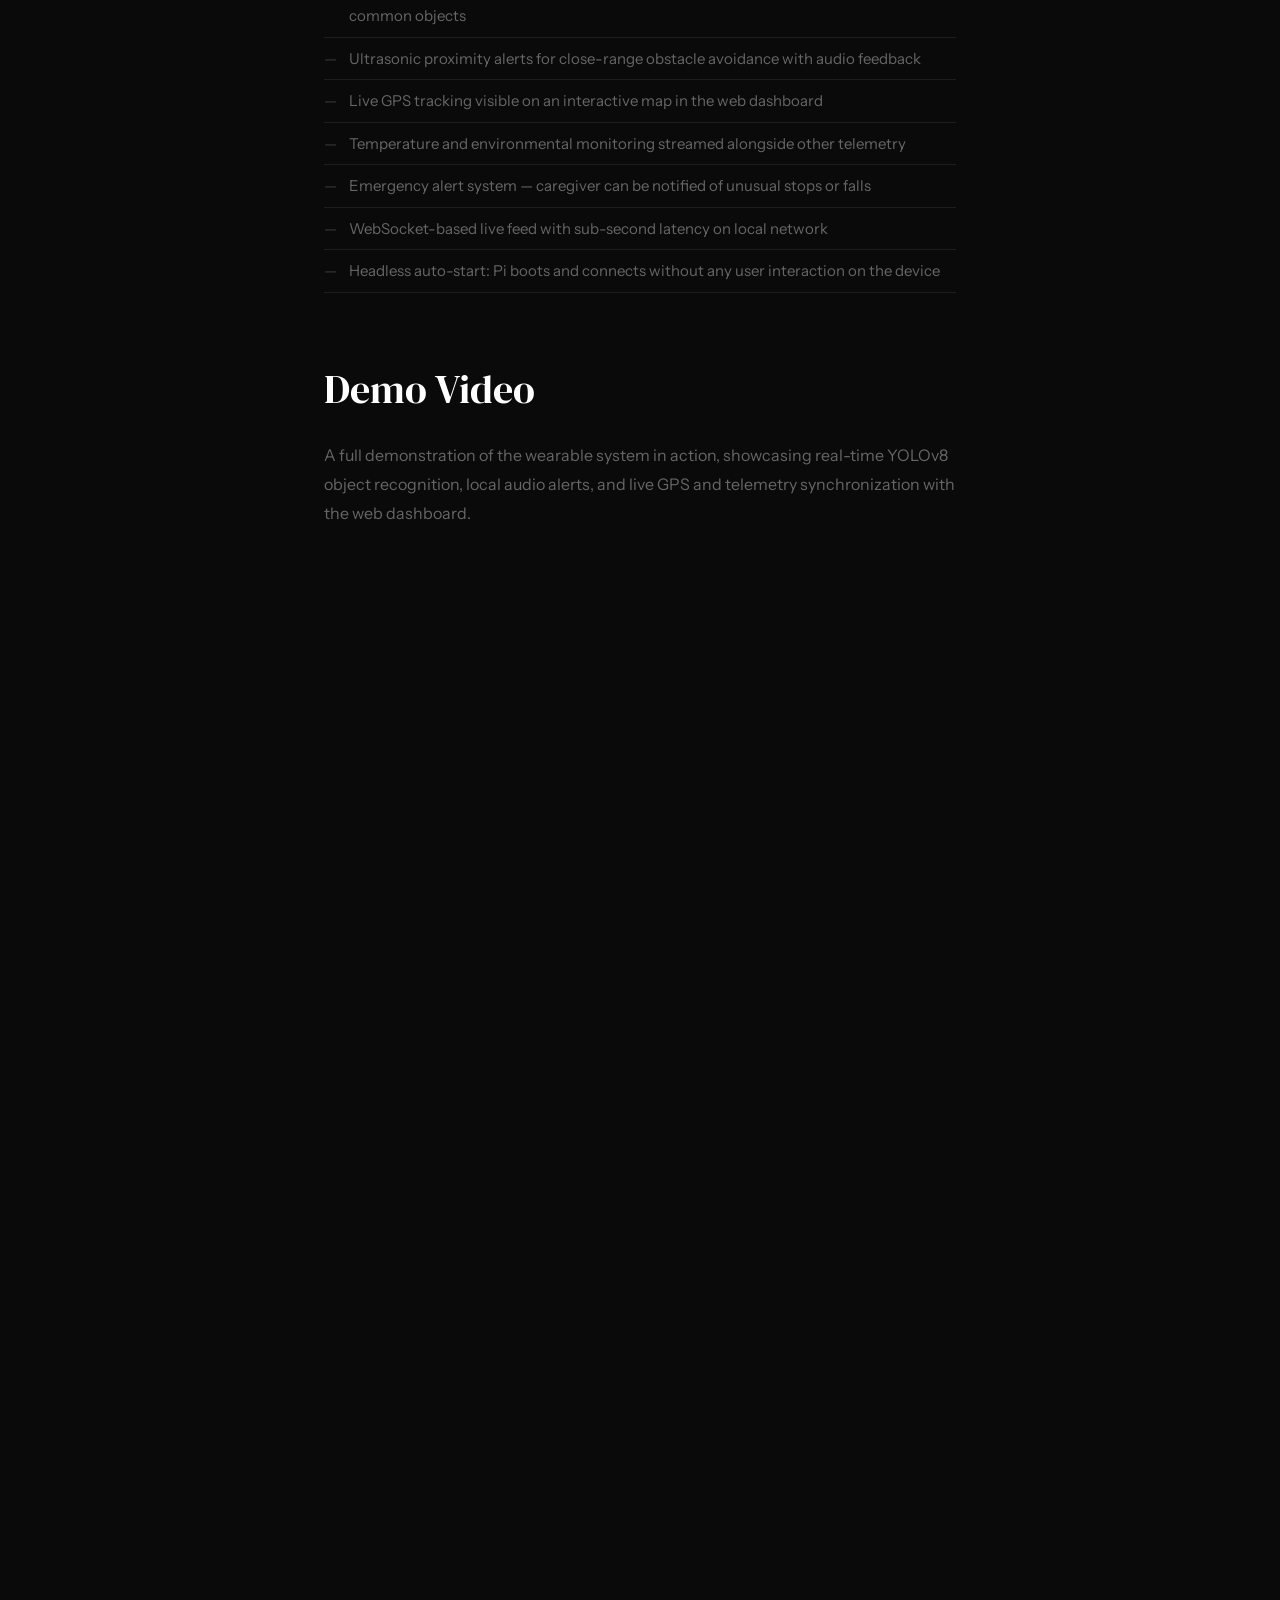
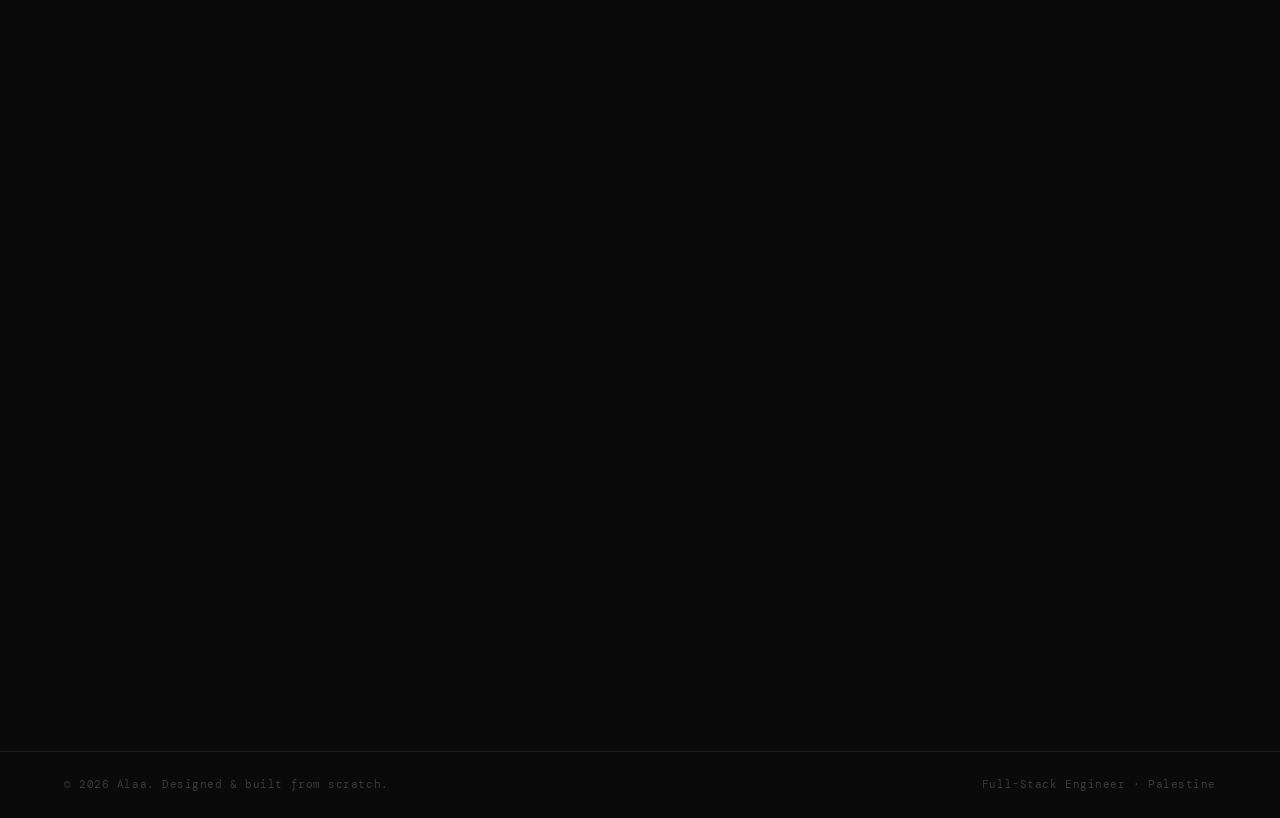
<file: portfolio/vest.html>
<!DOCTYPE html>
<html lang="en">
<head>
  <meta charset="UTF-8">
  <meta name="viewport" content="width=device-width, initial-scale=1.0">
  <title>Assist Vest — Alaa</title>
  <meta name="description" content="Assist Vest: AI-powered wearable assistive device for visually impaired users, built by Alaa.">
  <link rel="stylesheet" href="assets/css/style.css">
</head>
<body>

  <nav>
    <a href="index.html" class="nav-logo">alaa.dev</a>
    <ul class="nav-links">
      <li><a href="index.html#about">About</a></li>
      <li><a href="index.html#projects">Projects</a></li>
      <li><a href="index.html#contact">Contact</a></li>
    </ul>
    <a href="mailto:alaa1190a@gmail.com" class="nav-cta btn">Hire Me</a>
    <button class="nav-hamburger" aria-label="Menu">
      <span></span><span></span><span></span>
    </button>
  </nav>

  <div class="nav-mobile-menu">
    <a href="index.html#about">About</a>
    <a href="index.html#projects">Projects</a>
    <a href="index.html#contact">Contact</a>
    <a href="mailto:alaa1190a@gmail.com">Hire Me</a>
  </div>

  <a href="index.html" class="back-link">← All Projects</a>

  <div class="project-hero">
    <div class="project-hero-meta">
      <span class="meta-tag">Embedded Systems</span>
      <span class="meta-tag">Computer Vision</span>
      <span class="meta-tag">Assistive Tech</span>
      <span class="meta-tag">Graduation Project</span>
      <span class="meta-tag">2026</span>
    </div>
    <h1>Assist Vest</h1>
    <p class="project-hero-sub">
      Raspberry Pi wearable for visually impaired users — real-time YOLOv8 object detection, GPS tracking, ultrasonic obstacle sensing, and a live WebSocket dashboard.
    </p>
    <div class="project-links">
      <a href="https://alaa1252.github.io/vest-dashboard-frontend/" target="_blank" class="btn btn-primary">Live Dashboard</a>
      <a href="https://github.com/alaa1252/vest-dashboard-backend" target="_blank" class="btn btn-ghost">GitHub</a>
      <a href="#demo-video" class="btn btn-ghost">Watch Demo ↓</a>
    </div>
  </div>

  <hr class="full-divider">

  <div class="case-study">

    <h2 class="fade-up">Overview</h2>
    <p class="fade-up">
      Assist Vest is a wearable assistive device designed for visually impaired users. A Raspberry Pi mounted in a vest processes live camera input through a YOLOv8 object detection model, reads data from ultrasonic distance sensors and a GPS module, and streams everything in real time to a remote web dashboard via WebSocket. The system provides both on-device audio alerts and remote monitoring by a caregiver.
    </p>
    <p class="fade-up">
      The live dashboard is deployed at GitHub Pages. It requires the physical vest hardware to be active and on the same network for real telemetry — a normal constraint for any hardware-dependent system.
    </p>

    <h2 class="fade-up">Problem</h2>
    <p class="fade-up">
      Assistive technology for the visually impaired is either prohibitively expensive or limited to single-function devices (cane, single sonar). The goal was to design an integrated wearable that combines spatial awareness, object recognition, location tracking, and remote monitoring into a single affordable platform built on off-the-shelf components.
    </p>

    <h2 class="fade-up">System Architecture</h2>
    <div class="arch-diagram fade-up">┌────────────────────────────────────────────────────────┐
│                      VEST HARDWARE                     │
│                                                        │
│   ┌────────────────────────────────────────────────┐   │
│   │             3S3P Battery Pack                  │   │
│   │         [ Provides VCC / GND Power ]           │   │
│   └───────┬────────────────────────┬───────────────┘   │
│           │ Power                  │ Power             │
│           ▼                        ▼                   │
│   ┌────────────────┐       ┌───────────────────────┐   │
│   │    Arduino     │       │    Raspberry Pi 4     │   │
│   │ (Signal Ctrl)  │       │   (Python Backend)    │   │
│   └─┬─────┬─────┬──┘       └─▲──────┬───────┬──────┘   │
│     │     │     │            │      │       │          │
│     ▼     ▼     ▼            │      ▼       ▼          │
│   ┌───┐ ┌───┐ ┌────┐         │   ┌─────┐ ┌──────────┐  │
│   │Ult│ │Tem│ │Buz─│         │   │Cam─ │ │Head─     │  │
│   │ras│ │p. │ │zer/│         │   │era  │ │phones    │  │
│   │ond│ │Sen│ │Vib.│         │   └─────┘ │(Audio    │  │
│   └───┘ └───┘ └────┘         │           │ Alerts)  │  │
│                              │           └──────────┘  │
│                              │                         │
│                              │ Serial Communication    │
│                              └───────────────────────┘ │
└──────────────────────────────┬─────────────────────────┘
                               │
                       WebSocket / Wi-Fi
                               │
                               ▼
                    ┌─────────────────────┐
                    │  Deployed Dashboard │
                    │   React + Leaflet   │
                    │                     │
                    │ Live GPS Map        │
                    │ Object Detection    │
                    │ Temperature Tracking│
                    │ Emergency Alerts    │
                    └─────────────────────┘</div>

    <h2 class="fade-up">Tech Stack</h2>
    <div class="tech-grid fade-up">
      <div class="tech-cell">
        <h4>Hardware</h4>
        <p>Raspberry Pi 4 · Pi Camera · HC-SR04 Ultrasonic Sensors · GPS Module · DHT Temperature Sensor</p>
      </div>
      <div class="tech-cell">
        <h4>Computer Vision</h4>
        <p>YOLOv8 · OpenCV · Python · Real-time object detection at edge</p>
      </div>
      <div class="tech-cell">
        <h4>Communication</h4>
        <p>WebSocket · Python websockets library · Low-latency streaming telemetry</p>
      </div>
      <div class="tech-cell">
        <h4>Web Dashboard</h4>
        <p>React · Leaflet.js · Live GPS map · Detection feed · System status</p>
      </div>
      <div class="tech-cell">
        <h4>Audio Feedback</h4>
        <p>Text-to-speech alerts on the vest for detected objects and proximity warnings</p>
      </div>
      <div class="tech-cell">
        <h4>Deployment</h4>
        <p>Dashboard hosted on GitHub Pages · Pi runs headless Python service on boot</p>
      </div>
    </div>

    <h2 class="fade-up">Key Features</h2>
    <ul class="fade-up">
      <li>Real-time YOLOv8 object detection — identifies people, vehicles, obstacles, and common objects</li>
      <li>Ultrasonic proximity alerts for close-range obstacle avoidance with audio feedback</li>
      <li>Live GPS tracking visible on an interactive map in the web dashboard</li>
      <li>Temperature and environmental monitoring streamed alongside other telemetry</li>
      <li>Emergency alert system — caregiver can be notified of unusual stops or falls</li>
      <li>WebSocket-based live feed with sub-second latency on local network</li>
      <li>Headless auto-start: Pi boots and connects without any user interaction on the device</li>
    </ul>

    <h2 id="demo-video" class="fade-up">Demo Video</h2>
    <p class="fade-up">
A full demonstration of the wearable system in action, showcasing real-time YOLOv8 object recognition, local audio alerts, and live GPS and telemetry synchronization with the web dashboard.    </p>
    <div class="video-container fade-up">
      <iframe
        src="https://drive.google.com/file/d/12pnrx7rOnG3Ceei94mnU9YtRWDqxen3H/preview" 
        allow="autoplay"
        allowfullscreen>
      </iframe>
      <div class="video-label">Full system demonstration · 15 minutes · Real device, real data</div>
    </div>

    <h2 class="fade-up">Challenges</h2>

    <div class="challenge-block fade-up">
      <h4>YOLOv8 Performance on Raspberry Pi</h4>
      <p>Running a full YOLOv8 model at acceptable frame rates on the Pi's CPU required tuning: using the nano model variant, downscaling inference resolution, and batching frames to trade latency for throughput. The result was a usable detection rate for real-world walking scenarios.</p>
    </div>

    <div class="challenge-block fade-up">
      <h4>Sensor Data Fusion</h4>
      <p>Synchronising output from four different sources — camera, two ultrasonic sensors, GPS, and temperature — into a single coherent WebSocket message required careful timestamping and a central data aggregation loop on the Pi to avoid stale or mismatched readings.</p>
    </div>

    <div class="challenge-block fade-up">
      <h4>WebSocket Stability Over Wi-Fi</h4>
      <p>The Pi's Wi-Fi connection could drop or degrade during movement. Added automatic reconnection logic on both the Pi and the dashboard client, with graceful degradation — the dashboard shows a "Reconnecting…" state rather than crashing when the connection drops.</p>
    </div>

    <div class="challenge-block fade-up">
      <h4>Power & Heat Management</h4>
      <p>Running YOLOv8 continuously caused CPU throttling due to heat. Solved by adding a cooling heatsink, throttling inference to only run when ultrasonic sensors detect proximity below a threshold, and implementing sleep cycles when the user is stationary.</p>
    </div>

    <h2 class="fade-up">What I Learned</h2>
    <p class="fade-up">
      This project was my deepest dive into the intersection of software and physical hardware. I learned how to design systems with real-world constraints — battery life, thermal limits, wireless reliability — that don't exist in pure software projects. Working with YOLOv8 at the edge taught me a lot about model optimization trade-offs. And building something with a genuine social purpose changed how I think about what software is for.
    </p>

    <div style="margin-top:64px; padding-top:40px; border-top:1px solid var(--line); display:flex; gap:16px; flex-wrap:wrap;" class="fade-up">
      <a href="https://alaa1252.github.io/vest-dashboard-frontend/" target="_blank" class="btn btn-primary">Live Dashboard</a>
      <a href="https://github.com/alaa1252/vest-dashboard-backend" target="_blank" class="btn btn-ghost">GitHub</a>
      <a href="eduplatform.html" class="btn btn-ghost">Next Project →</a>
    </div>

  </div>

  <footer>
    <span>© 2026 Alaa. Designed &amp; built from scratch.</span>
    <span>Full-Stack Engineer · Palestine</span>
  </footer>

  <script src="assets/js/main.js"></script>
</body>
</html>
</file>
<file: assets/css/style.css>
@import url('https://fonts.googleapis.com/css2?family=DM+Serif+Display:ital@0;1&family=DM+Mono:wght@300;400;500&family=Instrument+Sans:wght@400;500;600&display=swap');

/* ─── RESET & BASE ─── */
*, *::before, *::after { box-sizing: border-box; margin: 0; padding: 0; }

:root {
  --bg: #0a0a0a;
  --bg-2: #111111;
  --bg-3: #161616;
  --line: rgba(255,255,255,0.08);
  --line-strong: rgba(255,255,255,0.15);
  --text: #e8e8e8;
  --text-dim: #666;
  --text-dimmer: #3a3a3a;
  --white: #ffffff;
  --accent: #ffffff;
  --font-display: 'DM Serif Display', Georgia, serif;
  --font-mono: 'DM Mono', monospace;
  --font-body: 'Instrument Sans', sans-serif;
  --radius: 2px;
  --transition: 0.3s cubic-bezier(0.4, 0, 0.2, 1);
}

html { scroll-behavior: smooth; }

body {
  background: var(--bg);
  color: var(--text);
  font-family: var(--font-body);
  font-size: 16px;
  line-height: 1.6;
  -webkit-font-smoothing: antialiased;
  overflow-x: hidden;
}

/* ─── NOISE OVERLAY ─── */
body::before {
  content: '';
  position: fixed;
  inset: 0;
  background-image: url("data:image/svg+xml,%3Csvg viewBox='0 0 256 256' xmlns='http://www.w3.org/2000/svg'%3E%3Cfilter id='noise'%3E%3CfeTurbulence type='fractalNoise' baseFrequency='0.9' numOctaves='4' stitchTiles='stitch'/%3E%3C/filter%3E%3Crect width='100%25' height='100%25' filter='url(%23noise)' opacity='0.03'/%3E%3C/svg%3E");
  pointer-events: none;
  z-index: 0;
  opacity: 0.4;
}

/* ─── NAV ─── */
nav {
  position: fixed;
  top: 0; left: 0; right: 0;
  z-index: 100;
  padding: 0 clamp(24px, 5vw, 80px);
  height: 64px;
  display: flex;
  align-items: center;
  justify-content: space-between;
  border-bottom: 1px solid var(--line);
  background: rgba(10,10,10,0.85);
  backdrop-filter: blur(12px);
  -webkit-backdrop-filter: blur(12px);
}

.nav-logo {
  font-family: var(--font-mono);
  font-size: 13px;
  font-weight: 500;
  letter-spacing: 0.05em;
  color: var(--white);
  text-decoration: none;
  opacity: 0.9;
}

.nav-links {
  display: flex;
  gap: 32px;
  list-style: none;
}

.nav-links a {
  font-family: var(--font-mono);
  font-size: 12px;
  letter-spacing: 0.08em;
  color: var(--text-dim);
  text-decoration: none;
  text-transform: uppercase;
  transition: color var(--transition);
}

.nav-links a:hover { color: var(--white); }

.nav-cta {
  font-family: var(--font-mono);
  font-size: 12px;
  letter-spacing: 0.08em;
  color: var(--white) !important;
  border: 1px solid var(--line-strong);
  padding: 8px 16px;
  text-decoration: none;
  text-transform: uppercase;
  transition: all var(--transition) !important;
}
.nav-cta:hover {
  background: var(--white) !important;
  color: var(--bg) !important;
}

/* ─── HAMBURGER ─── */
.nav-hamburger {
  display: none;
  flex-direction: column;
  gap: 5px;
  cursor: pointer;
  padding: 4px;
  background: none;
  border: none;
}
.nav-hamburger span {
  display: block;
  width: 22px;
  height: 1px;
  background: var(--text);
  transition: all var(--transition);
}
.nav-hamburger.open span:nth-child(1) { transform: translateY(6px) rotate(45deg); }
.nav-hamburger.open span:nth-child(2) { opacity: 0; }
.nav-hamburger.open span:nth-child(3) { transform: translateY(-6px) rotate(-45deg); }

.nav-mobile-menu {
  display: none;
  position: fixed;
  top: 64px; left: 0; right: 0;
  background: var(--bg);
  border-bottom: 1px solid var(--line);
  padding: 24px clamp(24px, 5vw, 80px);
  z-index: 99;
  flex-direction: column;
  gap: 20px;
}
.nav-mobile-menu.open { display: flex; }
.nav-mobile-menu a {
  font-family: var(--font-mono);
  font-size: 13px;
  letter-spacing: 0.08em;
  color: var(--text-dim);
  text-decoration: none;
  text-transform: uppercase;
  transition: color var(--transition);
}
.nav-mobile-menu a:hover { color: var(--white); }

/* ─── HERO ─── */
.hero {
  min-height: 100vh;
  padding: 0 clamp(24px, 5vw, 80px);
  display: flex;
  flex-direction: column;
  justify-content: center;
  position: relative;
  border-bottom: 1px solid var(--line);
}

.hero-eyebrow {
  font-family: var(--font-mono);
  font-size: 11px;
  letter-spacing: 0.15em;
  color: var(--text-dim);
  text-transform: uppercase;
  margin-bottom: 28px;
  display: flex;
  align-items: center;
  gap: 12px;
}

.hero-eyebrow::before {
  content: '';
  display: inline-block;
  width: 32px;
  height: 1px;
  background: var(--text-dimmer);
}

.hero h1 {
  font-family: var(--font-display);
  font-size: clamp(52px, 8vw, 120px);
  line-height: 0.95;
  font-weight: 400;
  color: var(--white);
  max-width: 900px;
  margin-bottom: 40px;
}

.hero h1 em {
  font-style: italic;
  color: var(--text-dim);
}

.hero-sub {
  font-family: var(--font-body);
  font-size: clamp(15px, 1.5vw, 18px);
  color: var(--text-dim);
  max-width: 480px;
  line-height: 1.7;
  margin-bottom: 48px;
}

.hero-actions {
  display: flex;
  gap: 16px;
  flex-wrap: wrap;
}

.btn {
  font-family: var(--font-mono);
  font-size: 12px;
  letter-spacing: 0.08em;
  text-transform: uppercase;
  text-decoration: none;
  padding: 14px 28px;
  border: 1px solid;
  transition: all var(--transition);
  display: inline-block;
  cursor: pointer;
  background: none;
}

.btn-primary {
  border-color: var(--white);
  color: var(--bg);
  background: var(--white);
}
.btn-primary:hover {
  background: transparent;
  color: var(--white);
}

.btn-ghost {
  border-color: var(--line-strong);
  color: var(--text-dim);
}
.btn-ghost:hover {
  border-color: var(--white);
  color: var(--white);
}

.hero-scroll {
  position: absolute;
  bottom: 40px;
  right: clamp(24px, 5vw, 80px);
  font-family: var(--font-mono);
  font-size: 10px;
  letter-spacing: 0.1em;
  color: var(--text-dimmer);
  text-transform: uppercase;
  writing-mode: vertical-rl;
  display: flex;
  align-items: center;
  gap: 10px;
}
.hero-scroll::after {
  content: '';
  display: block;
  width: 1px;
  height: 48px;
  background: var(--text-dimmer);
  animation: scrollLine 2s ease-in-out infinite;
}
@keyframes scrollLine {
  0%, 100% { opacity: 0.3; transform: scaleY(1); transform-origin: top; }
  50% { opacity: 1; }
}

/* ─── SECTION STRUCTURE ─── */
section {
  position: relative;
  z-index: 1;
}

.section-header {
  padding: clamp(60px, 8vw, 100px) clamp(24px, 5vw, 80px) 0;
  display: flex;
  align-items: baseline;
  justify-content: space-between;
  gap: 24px;
  border-top: 1px solid var(--line);
  flex-wrap: wrap;
}

.section-label {
  font-family: var(--font-mono);
  font-size: 11px;
  letter-spacing: 0.15em;
  color: var(--text-dim);
  text-transform: uppercase;
  display: flex;
  align-items: center;
  gap: 10px;
}
.section-label::before {
  content: attr(data-num);
  color: var(--text-dimmer);
}

.section-title {
  font-family: var(--font-display);
  font-size: clamp(36px, 5vw, 60px);
  font-weight: 400;
  color: var(--white);
  line-height: 1.1;
}

/* ─── ABOUT ─── */
.about-grid {
  display: grid;
  grid-template-columns: 1fr 1fr;
  gap: 1px;
  background: var(--line);
  margin: 60px clamp(24px, 5vw, 80px);
}

.about-cell {
  background: var(--bg);
  padding: 40px;
}

.about-cell h3 {
  font-family: var(--font-mono);
  font-size: 11px;
  letter-spacing: 0.1em;
  color: var(--text-dimmer);
  text-transform: uppercase;
  margin-bottom: 20px;
}

.about-bio {
  font-size: 17px;
  color: var(--text);
  line-height: 1.75;
  grid-column: 1 / -1;
}

.skill-list {
  list-style: none;
  display: flex;
  flex-wrap: wrap;
  gap: 8px;
}

.skill-list li {
  font-family: var(--font-mono);
  font-size: 11px;
  letter-spacing: 0.05em;
  color: var(--text-dim);
  border: 1px solid var(--line);
  padding: 6px 12px;
}

/* ─── FEATURED PROJECTS ─── */
.projects-grid {
  display: grid;
  grid-template-columns: 1fr 1fr;
  gap: 1px;
  background: var(--line);
  margin: 60px 0;
  border-top: 1px solid var(--line);
}

.project-card {
  background: var(--bg);
  padding: 48px clamp(24px, 5vw, 80px);
  text-decoration: none;
  color: inherit;
  display: block;
  transition: background var(--transition);
  position: relative;
  overflow: hidden;
}

.project-card::after {
  content: '↗';
  position: absolute;
  top: 48px;
  right: clamp(24px, 5vw, 80px);
  font-size: 20px;
  color: var(--text-dimmer);
  transition: all var(--transition);
}

.project-card:hover { background: var(--bg-2); }
.project-card:hover::after {
  color: var(--white);
  transform: translate(3px, -3px);
}

.project-num {
  font-family: var(--font-mono);
  font-size: 11px;
  letter-spacing: 0.1em;
  color: var(--text-dimmer);
  margin-bottom: 48px;
}

.project-card h3 {
  font-family: var(--font-display);
  font-size: clamp(28px, 3vw, 42px);
  font-weight: 400;
  color: var(--white);
  line-height: 1.1;
  margin-bottom: 16px;
}

.project-type {
  font-family: var(--font-mono);
  font-size: 11px;
  letter-spacing: 0.08em;
  color: var(--text-dimmer);
  text-transform: uppercase;
  margin-bottom: 20px;
}

.project-desc {
  font-size: 14px;
  color: var(--text-dim);
  line-height: 1.7;
  max-width: 380px;
  margin-bottom: 32px;
}

.project-tags {
  display: flex;
  flex-wrap: wrap;
  gap: 6px;
}

.project-tags span {
  font-family: var(--font-mono);
  font-size: 10px;
  letter-spacing: 0.05em;
  color: var(--text-dimmer);
  border: 1px solid var(--line);
  padding: 4px 10px;
}

/* ─── OTHER PROJECTS ─── */
.other-grid {
  display: grid;
  grid-template-columns: repeat(3, 1fr);
  gap: 1px;
  background: var(--line);
  margin: 60px 0;
  border-top: 1px solid var(--line);
}

.other-card {
  background: var(--bg);
  padding: 32px clamp(20px, 3vw, 40px);
  text-decoration: none;
  color: inherit;
  display: block;
  transition: background var(--transition);
}

.other-card:hover { background: var(--bg-2); }

.other-card h4 {
  font-family: var(--font-display);
  font-size: 22px;
  font-weight: 400;
  color: var(--white);
  margin-bottom: 10px;
  line-height: 1.2;
}

.other-card p {
  font-size: 13px;
  color: var(--text-dim);
  line-height: 1.6;
  margin-bottom: 20px;
}

.other-link {
  font-family: var(--font-mono);
  font-size: 10px;
  letter-spacing: 0.08em;
  color: var(--text-dimmer);
  text-transform: uppercase;
  text-decoration: none;
  display: inline-flex;
  align-items: center;
  gap: 6px;
  transition: color var(--transition);
}
.other-link:hover { color: var(--white); }

/* ─── CONTACT ─── */
.contact-section {
  padding: clamp(80px, 10vw, 140px) clamp(24px, 5vw, 80px);
  border-top: 1px solid var(--line);
}

.contact-inner {
  max-width: 700px;
}

.contact-section h2 {
  font-family: var(--font-display);
  font-size: clamp(42px, 6vw, 80px);
  font-weight: 400;
  color: var(--white);
  line-height: 1.05;
  margin-bottom: 24px;
}

.contact-section h2 em {
  font-style: italic;
  color: var(--text-dim);
}

.contact-section p {
  font-size: 16px;
  color: var(--text-dim);
  margin-bottom: 40px;
  max-width: 400px;
  line-height: 1.7;
}

.contact-links {
  display: flex;
  gap: 16px;
  flex-wrap: wrap;
  margin-bottom: 60px;
}

.contact-meta {
  display: flex;
  gap: 40px;
  flex-wrap: wrap;
  border-top: 1px solid var(--line);
  padding-top: 40px;
}

.contact-meta-item {
  display: flex;
  flex-direction: column;
  gap: 6px;
}

.contact-meta-item span:first-child {
  font-family: var(--font-mono);
  font-size: 10px;
  letter-spacing: 0.1em;
  color: var(--text-dimmer);
  text-transform: uppercase;
}

.contact-meta-item a,
.contact-meta-item span:last-child {
  font-size: 14px;
  color: var(--text);
  text-decoration: none;
  transition: color var(--transition);
}
.contact-meta-item a:hover { color: var(--white); }

/* ─── FOOTER ─── */
footer {
  padding: 24px clamp(24px, 5vw, 80px);
  border-top: 1px solid var(--line);
  display: flex;
  justify-content: space-between;
  align-items: center;
  flex-wrap: wrap;
  gap: 12px;
}

footer span {
  font-family: var(--font-mono);
  font-size: 11px;
  letter-spacing: 0.05em;
  color: var(--text-dimmer);
}

/* ─── PROJECT PAGE ─── */
.project-hero {
  min-height: 60vh;
  padding: 120px clamp(24px, 5vw, 80px) 80px;
  border-bottom: 1px solid var(--line);
  display: flex;
  flex-direction: column;
  justify-content: flex-end;
}

.project-hero-meta {
  display: flex;
  gap: 24px;
  margin-bottom: 32px;
  flex-wrap: wrap;
}

.meta-tag {
  font-family: var(--font-mono);
  font-size: 10px;
  letter-spacing: 0.1em;
  color: var(--text-dimmer);
  text-transform: uppercase;
  border: 1px solid var(--line);
  padding: 5px 12px;
}

.project-hero h1 {
  font-family: var(--font-display);
  font-size: clamp(48px, 8vw, 100px);
  font-weight: 400;
  color: var(--white);
  line-height: 0.95;
  margin-bottom: 28px;
}

.project-hero-sub {
  font-size: clamp(16px, 1.8vw, 20px);
  color: var(--text-dim);
  max-width: 600px;
  line-height: 1.65;
  margin-bottom: 40px;
}

.project-links {
  display: flex;
  gap: 12px;
  flex-wrap: wrap;
}

/* ─── CASE STUDY CONTENT ─── */
.case-study {
  max-width: 760px;
  margin: 0 auto;
  padding: 80px clamp(24px, 5vw, 80px);
}

.case-study h2 {
  font-family: var(--font-display);
  font-size: clamp(28px, 3.5vw, 40px);
  font-weight: 400;
  color: var(--white);
  margin-bottom: 20px;
  margin-top: 64px;
}

.case-study h2:first-child { margin-top: 0; }

.case-study p {
  font-size: 16px;
  color: var(--text-dim);
  line-height: 1.8;
  margin-bottom: 20px;
}

.case-study ul {
  list-style: none;
  margin-bottom: 20px;
}

.case-study ul li {
  font-size: 15px;
  color: var(--text-dim);
  line-height: 1.7;
  padding: 8px 0;
  border-bottom: 1px solid var(--line);
  display: flex;
  gap: 12px;
}

.case-study ul li::before {
  content: '—';
  color: var(--text-dimmer);
  flex-shrink: 0;
}

/* ─── TECH STACK GRID ─── */
.tech-grid {
  display: grid;
  grid-template-columns: repeat(2, 1fr);
  gap: 1px;
  background: var(--line);
  margin: 40px 0;
}

.tech-cell {
  background: var(--bg-3);
  padding: 24px 28px;
}

.tech-cell h4 {
  font-family: var(--font-mono);
  font-size: 10px;
  letter-spacing: 0.1em;
  color: var(--text-dimmer);
  text-transform: uppercase;
  margin-bottom: 12px;
}

.tech-cell p {
  font-size: 14px;
  color: var(--text);
  margin: 0;
  line-height: 1.5;
}

/* ─── ARCHITECTURE DIAGRAM ─── */
.arch-diagram {
  margin: 40px 0;
  border: 1px solid var(--line);
  padding: 40px;
  background: var(--bg-3);
  font-family: var(--font-mono);
  font-size: 13px;
  color: var(--text-dim);
  line-height: 1.8;
  white-space: pre;
  overflow-x: auto;
}

/* ─── VIDEO EMBED ─── */
.video-container {
  margin: 48px 0;
  border: 1px solid var(--line);
  position: relative;
  overflow: hidden;
  background: var(--bg-3);
}

.video-container iframe {
  width: 100%;
  aspect-ratio: 16/9;
  display: block;
  border: none;
}

.video-label {
  font-family: var(--font-mono);
  font-size: 10px;
  letter-spacing: 0.1em;
  color: var(--text-dimmer);
  text-transform: uppercase;
  padding: 12px 20px;
  border-top: 1px solid var(--line);
}

/* ─── CHALLENGE BLOCKS ─── */
.challenge-block {
  margin: 16px 0;
  padding: 24px 28px;
  border-left: 1px solid var(--line-strong);
  background: var(--bg-3);
}

.challenge-block h4 {
  font-family: var(--font-mono);
  font-size: 11px;
  letter-spacing: 0.08em;
  color: var(--white);
  text-transform: uppercase;
  margin-bottom: 8px;
}

.challenge-block p {
  font-size: 14px;
  color: var(--text-dim);
  margin: 0;
  line-height: 1.7;
}

/* ─── BACK LINK ─── */
.back-link {
  display: inline-flex;
  align-items: center;
  gap: 8px;
  font-family: var(--font-mono);
  font-size: 11px;
  letter-spacing: 0.08em;
  color: var(--text-dim);
  text-decoration: none;
  text-transform: uppercase;
  padding: 20px clamp(24px, 5vw, 80px);
  border-bottom: 1px solid var(--line);
  display: flex;
  transition: color var(--transition);
}
.back-link:hover { color: var(--white); }

/* ─── CASE STUDY FULL WIDTH DIVIDER ─── */
.full-divider {
  border: none;
  border-top: 1px solid var(--line);
  margin: 0;
}

/* ─── ANIMATIONS ─── */
.fade-up {
  opacity: 0;
  transform: translateY(24px);
  transition: opacity 0.6s ease, transform 0.6s ease;
}
.fade-up.visible {
  opacity: 1;
  transform: translateY(0);
}

/* ─── LEETCODE SECTION ─── */
.lc-wrapper {
  padding: 60px clamp(24px, 5vw, 80px);
}

.lc-stats-bar {
  display: flex;
  align-items: center;
  gap: 0;
  border: 1px solid var(--line);
  background: var(--bg-3);
  margin-bottom: 1px;
  flex-wrap: wrap;
}

.lc-stat {
  flex: 1;
  min-width: 120px;
  padding: 28px 32px;
  display: flex;
  flex-direction: column;
  gap: 6px;
}

.lc-stat-divider {
  width: 1px;
  height: 48px;
  background: var(--line);
  flex-shrink: 0;
}

.lc-stat-num {
  font-family: var(--font-display);
  font-size: clamp(24px, 3vw, 36px);
  font-weight: 400;
  color: var(--white);
  line-height: 1;
}

.lc-stat-label {
  font-family: var(--font-mono);
  font-size: 10px;
  letter-spacing: 0.1em;
  color: var(--text-dimmer);
  text-transform: uppercase;
}

.lc-grid {
  display: grid;
  grid-template-columns: 1fr 1fr;
  gap: 1px;
  background: var(--line);
  margin-bottom: 1px;
}

.lc-card {
  background: var(--bg-3);
  padding: 36px 40px;
}

.lc-card-title {
  font-family: var(--font-mono);
  font-size: 10px;
  letter-spacing: 0.12em;
  color: var(--text-dimmer);
  text-transform: uppercase;
  margin-bottom: 20px;
}

/* Difficulty bars */
.lc-difficulty-list {
  display: flex;
  flex-direction: column;
  gap: 14px;
}

.lc-diff-row {
  display: flex;
  align-items: center;
  gap: 12px;
}

.lc-diff-label {
  font-family: var(--font-mono);
  font-size: 11px;
  letter-spacing: 0.05em;
  width: 60px;
  flex-shrink: 0;
}

.lc-diff-label.easy   { color: #6ee7b7; }
.lc-diff-label.medium { color: #fbbf24; }
.lc-diff-label.hard   { color: #f87171; }

.lc-diff-bar-wrap {
  flex: 1;
  height: 3px;
  background: var(--line);
  position: relative;
}

.lc-diff-bar {
  height: 100%;
  background: var(--white);
  opacity: 0.25;
}

.lc-diff-count {
  font-family: var(--font-mono);
  font-size: 11px;
  color: var(--text);
  width: 80px;
  text-align: right;
  flex-shrink: 0;
}

.lc-diff-total {
  color: var(--text-dimmer);
}

/* Languages */
.lc-lang-list {
  display: flex;
  flex-direction: column;
  gap: 10px;
}

.lc-lang-row {
  display: flex;
  justify-content: space-between;
  align-items: center;
  padding: 10px 0;
  border-bottom: 1px solid var(--line);
}

.lc-lang-name {
  font-family: var(--font-mono);
  font-size: 12px;
  color: var(--text);
  letter-spacing: 0.04em;
}

.lc-lang-count {
  font-family: var(--font-mono);
  font-size: 11px;
  color: var(--text-dimmer);
}

/* Skills */
.lc-skill-group {
  margin-bottom: 20px;
}

.lc-skill-tier {
  font-family: var(--font-mono);
  font-size: 10px;
  letter-spacing: 0.1em;
  color: var(--text-dimmer);
  text-transform: uppercase;
  display: block;
  margin-bottom: 10px;
}

.lc-skill-tags {
  display: flex;
  flex-wrap: wrap;
  gap: 6px;
}

.lc-tag {
  font-family: var(--font-mono);
  font-size: 11px;
  letter-spacing: 0.04em;
  color: var(--text-dim);
  border: 1px solid var(--line);
  padding: 5px 10px;
  background: var(--bg);
}

/* Badges */
.lc-badge-list {
  display: flex;
  flex-wrap: wrap;
  gap: 8px;
}

.lc-badge {
  font-family: var(--font-mono);
  font-size: 11px;
  color: var(--text-dim);
  border: 1px solid var(--line);
  padding: 8px 14px;
  background: var(--bg);
}

.lc-badge-highlight {
  border-color: var(--line-strong);
  color: var(--white);
}

.lc-cta {
  padding-top: 32px;
}

/* ─── RESPONSIVE ─── */
@media (max-width: 900px) {
  .about-grid { grid-template-columns: 1fr; }
  .about-bio { grid-column: 1; }
  .projects-grid { grid-template-columns: 1fr; }
  .other-grid { grid-template-columns: 1fr 1fr; }
  .nav-links { display: none; }
  .nav-cta { display: none; }
  .nav-hamburger { display: flex; }
  .tech-grid { grid-template-columns: 1fr; }
  .lc-grid { grid-template-columns: 1fr; }
  .lc-stat-divider { display: none; }
  .lc-stat { border-bottom: 1px solid var(--line); }
}

@media (max-width: 600px) {
  .other-grid { grid-template-columns: 1fr; }
  .contact-meta { gap: 24px; }
  .arch-diagram { font-size: 11px; padding: 24px; }
  .lc-stats-bar { flex-direction: column; }
  .lc-stat { padding: 20px 24px; }
  .lc-card { padding: 28px 24px; }
}
</file>
<file: portfolio/assets/css/style.css>
@import url('https://fonts.googleapis.com/css2?family=DM+Serif+Display:ital@0;1&family=DM+Mono:wght@300;400;500&family=Instrument+Sans:wght@400;500;600&display=swap');

/* ─── RESET & BASE ─── */
*, *::before, *::after { box-sizing: border-box; margin: 0; padding: 0; }

:root {
  --bg: #0a0a0a;
  --bg-2: #111111;
  --bg-3: #161616;
  --line: rgba(255,255,255,0.08);
  --line-strong: rgba(255,255,255,0.15);
  --text: #e8e8e8;
  --text-dim: #666;
  --text-dimmer: #3a3a3a;
  --white: #ffffff;
  --accent: #ffffff;
  --font-display: 'DM Serif Display', Georgia, serif;
  --font-mono: 'DM Mono', monospace;
  --font-body: 'Instrument Sans', sans-serif;
  --radius: 2px;
  --transition: 0.3s cubic-bezier(0.4, 0, 0.2, 1);
}

html { scroll-behavior: smooth; }

body {
  background: var(--bg);
  color: var(--text);
  font-family: var(--font-body);
  font-size: 16px;
  line-height: 1.6;
  -webkit-font-smoothing: antialiased;
  overflow-x: hidden;
}

/* ─── NOISE OVERLAY ─── */
body::before {
  content: '';
  position: fixed;
  inset: 0;
  background-image: url("data:image/svg+xml,%3Csvg viewBox='0 0 256 256' xmlns='http://www.w3.org/2000/svg'%3E%3Cfilter id='noise'%3E%3CfeTurbulence type='fractalNoise' baseFrequency='0.9' numOctaves='4' stitchTiles='stitch'/%3E%3C/filter%3E%3Crect width='100%25' height='100%25' filter='url(%23noise)' opacity='0.03'/%3E%3C/svg%3E");
  pointer-events: none;
  z-index: 0;
  opacity: 0.4;
}

/* ─── NAV ─── */
nav {
  position: fixed;
  top: 0; left: 0; right: 0;
  z-index: 100;
  padding: 0 clamp(24px, 5vw, 80px);
  height: 64px;
  display: flex;
  align-items: center;
  justify-content: space-between;
  border-bottom: 1px solid var(--line);
  background: rgba(10,10,10,0.85);
  backdrop-filter: blur(12px);
  -webkit-backdrop-filter: blur(12px);
}

.nav-logo {
  font-family: var(--font-mono);
  font-size: 13px;
  font-weight: 500;
  letter-spacing: 0.05em;
  color: var(--white);
  text-decoration: none;
  opacity: 0.9;
}

.nav-links {
  display: flex;
  gap: 32px;
  list-style: none;
}

.nav-links a {
  font-family: var(--font-mono);
  font-size: 12px;
  letter-spacing: 0.08em;
  color: var(--text-dim);
  text-decoration: none;
  text-transform: uppercase;
  transition: color var(--transition);
}

.nav-links a:hover { color: var(--white); }

.nav-cta {
  font-family: var(--font-mono);
  font-size: 12px;
  letter-spacing: 0.08em;
  color: var(--white) !important;
  border: 1px solid var(--line-strong);
  padding: 8px 16px;
  text-decoration: none;
  text-transform: uppercase;
  transition: all var(--transition) !important;
}
.nav-cta:hover {
  background: var(--white) !important;
  color: var(--bg) !important;
}

/* ─── HAMBURGER ─── */
.nav-hamburger {
  display: none;
  flex-direction: column;
  gap: 5px;
  cursor: pointer;
  padding: 4px;
  background: none;
  border: none;
}
.nav-hamburger span {
  display: block;
  width: 22px;
  height: 1px;
  background: var(--text);
  transition: all var(--transition);
}
.nav-hamburger.open span:nth-child(1) { transform: translateY(6px) rotate(45deg); }
.nav-hamburger.open span:nth-child(2) { opacity: 0; }
.nav-hamburger.open span:nth-child(3) { transform: translateY(-6px) rotate(-45deg); }

.nav-mobile-menu {
  display: none;
  position: fixed;
  top: 64px; left: 0; right: 0;
  background: var(--bg);
  border-bottom: 1px solid var(--line);
  padding: 24px clamp(24px, 5vw, 80px);
  z-index: 99;
  flex-direction: column;
  gap: 20px;
}
.nav-mobile-menu.open { display: flex; }
.nav-mobile-menu a {
  font-family: var(--font-mono);
  font-size: 13px;
  letter-spacing: 0.08em;
  color: var(--text-dim);
  text-decoration: none;
  text-transform: uppercase;
  transition: color var(--transition);
}
.nav-mobile-menu a:hover { color: var(--white); }

/* ─── HERO ─── */
.hero {
  min-height: 100vh;
  padding: 0 clamp(24px, 5vw, 80px);
  display: flex;
  flex-direction: column;
  justify-content: center;
  position: relative;
  border-bottom: 1px solid var(--line);
}

.hero-eyebrow {
  font-family: var(--font-mono);
  font-size: 11px;
  letter-spacing: 0.15em;
  color: var(--text-dim);
  text-transform: uppercase;
  margin-bottom: 28px;
  display: flex;
  align-items: center;
  gap: 12px;
}

.hero-eyebrow::before {
  content: '';
  display: inline-block;
  width: 32px;
  height: 1px;
  background: var(--text-dimmer);
}

.hero h1 {
  font-family: var(--font-display);
  font-size: clamp(52px, 8vw, 120px);
  line-height: 0.95;
  font-weight: 400;
  color: var(--white);
  max-width: 900px;
  margin-bottom: 40px;
}

.hero h1 em {
  font-style: italic;
  color: var(--text-dim);
}

.hero-sub {
  font-family: var(--font-body);
  font-size: clamp(15px, 1.5vw, 18px);
  color: var(--text-dim);
  max-width: 480px;
  line-height: 1.7;
  margin-bottom: 48px;
}

.hero-actions {
  display: flex;
  gap: 16px;
  flex-wrap: wrap;
}

.btn {
  font-family: var(--font-mono);
  font-size: 12px;
  letter-spacing: 0.08em;
  text-transform: uppercase;
  text-decoration: none;
  padding: 14px 28px;
  border: 1px solid;
  transition: all var(--transition);
  display: inline-block;
  cursor: pointer;
  background: none;
}

.btn-primary {
  border-color: var(--white);
  color: var(--bg);
  background: var(--white);
}
.btn-primary:hover {
  background: transparent;
  color: var(--white);
}

.btn-ghost {
  border-color: var(--line-strong);
  color: var(--text-dim);
}
.btn-ghost:hover {
  border-color: var(--white);
  color: var(--white);
}

.hero-scroll {
  position: absolute;
  bottom: 40px;
  right: clamp(24px, 5vw, 80px);
  font-family: var(--font-mono);
  font-size: 10px;
  letter-spacing: 0.1em;
  color: var(--text-dimmer);
  text-transform: uppercase;
  writing-mode: vertical-rl;
  display: flex;
  align-items: center;
  gap: 10px;
}
.hero-scroll::after {
  content: '';
  display: block;
  width: 1px;
  height: 48px;
  background: var(--text-dimmer);
  animation: scrollLine 2s ease-in-out infinite;
}
@keyframes scrollLine {
  0%, 100% { opacity: 0.3; transform: scaleY(1); transform-origin: top; }
  50% { opacity: 1; }
}

/* ─── SECTION STRUCTURE ─── */
section {
  position: relative;
  z-index: 1;
}

.section-header {
  padding: clamp(60px, 8vw, 100px) clamp(24px, 5vw, 80px) 0;
  display: flex;
  align-items: baseline;
  justify-content: space-between;
  gap: 24px;
  border-top: 1px solid var(--line);
  flex-wrap: wrap;
}

.section-label {
  font-family: var(--font-mono);
  font-size: 11px;
  letter-spacing: 0.15em;
  color: var(--text-dim);
  text-transform: uppercase;
  display: flex;
  align-items: center;
  gap: 10px;
}
.section-label::before {
  content: attr(data-num);
  color: var(--text-dimmer);
}

.section-title {
  font-family: var(--font-display);
  font-size: clamp(36px, 5vw, 60px);
  font-weight: 400;
  color: var(--white);
  line-height: 1.1;
}

/* ─── ABOUT ─── */
.about-grid {
  display: grid;
  grid-template-columns: 1fr 1fr;
  gap: 1px;
  background: var(--line);
  margin: 60px clamp(24px, 5vw, 80px);
}

.about-cell {
  background: var(--bg);
  padding: 40px;
}

.about-cell h3 {
  font-family: var(--font-mono);
  font-size: 11px;
  letter-spacing: 0.1em;
  color: var(--text-dimmer);
  text-transform: uppercase;
  margin-bottom: 20px;
}

.about-bio {
  font-size: 17px;
  color: var(--text);
  line-height: 1.75;
  grid-column: 1 / -1;
}

.skill-list {
  list-style: none;
  display: flex;
  flex-wrap: wrap;
  gap: 8px;
}

.skill-list li {
  font-family: var(--font-mono);
  font-size: 11px;
  letter-spacing: 0.05em;
  color: var(--text-dim);
  border: 1px solid var(--line);
  padding: 6px 12px;
}

/* ─── FEATURED PROJECTS ─── */
.projects-grid {
  display: grid;
  grid-template-columns: 1fr 1fr;
  gap: 1px;
  background: var(--line);
  margin: 60px 0;
  border-top: 1px solid var(--line);
}

.project-card {
  background: var(--bg);
  padding: 48px clamp(24px, 5vw, 80px);
  text-decoration: none;
  color: inherit;
  display: block;
  transition: background var(--transition);
  position: relative;
  overflow: hidden;
}

.project-card::after {
  content: '↗';
  position: absolute;
  top: 48px;
  right: clamp(24px, 5vw, 80px);
  font-size: 20px;
  color: var(--text-dimmer);
  transition: all var(--transition);
}

.project-card:hover { background: var(--bg-2); }
.project-card:hover::after {
  color: var(--white);
  transform: translate(3px, -3px);
}

.project-num {
  font-family: var(--font-mono);
  font-size: 11px;
  letter-spacing: 0.1em;
  color: var(--text-dimmer);
  margin-bottom: 48px;
}

.project-card h3 {
  font-family: var(--font-display);
  font-size: clamp(28px, 3vw, 42px);
  font-weight: 400;
  color: var(--white);
  line-height: 1.1;
  margin-bottom: 16px;
}

.project-type {
  font-family: var(--font-mono);
  font-size: 11px;
  letter-spacing: 0.08em;
  color: var(--text-dimmer);
  text-transform: uppercase;
  margin-bottom: 20px;
}

.project-desc {
  font-size: 14px;
  color: var(--text-dim);
  line-height: 1.7;
  max-width: 380px;
  margin-bottom: 32px;
}

.project-tags {
  display: flex;
  flex-wrap: wrap;
  gap: 6px;
}

.project-tags span {
  font-family: var(--font-mono);
  font-size: 10px;
  letter-spacing: 0.05em;
  color: var(--text-dimmer);
  border: 1px solid var(--line);
  padding: 4px 10px;
}

/* ─── OTHER PROJECTS ─── */
.other-grid {
  display: grid;
  grid-template-columns: repeat(3, 1fr);
  gap: 1px;
  background: var(--line);
  margin: 60px 0;
  border-top: 1px solid var(--line);
}

.other-card {
  background: var(--bg);
  padding: 32px clamp(20px, 3vw, 40px);
  text-decoration: none;
  color: inherit;
  display: block;
  transition: background var(--transition);
}

.other-card:hover { background: var(--bg-2); }

.other-card h4 {
  font-family: var(--font-display);
  font-size: 22px;
  font-weight: 400;
  color: var(--white);
  margin-bottom: 10px;
  line-height: 1.2;
}

.other-card p {
  font-size: 13px;
  color: var(--text-dim);
  line-height: 1.6;
  margin-bottom: 20px;
}

.other-link {
  font-family: var(--font-mono);
  font-size: 10px;
  letter-spacing: 0.08em;
  color: var(--text-dimmer);
  text-transform: uppercase;
  text-decoration: none;
  display: inline-flex;
  align-items: center;
  gap: 6px;
  transition: color var(--transition);
}
.other-link:hover { color: var(--white); }

/* ─── CONTACT ─── */
.contact-section {
  padding: clamp(80px, 10vw, 140px) clamp(24px, 5vw, 80px);
  border-top: 1px solid var(--line);
}

.contact-inner {
  max-width: 700px;
}

.contact-section h2 {
  font-family: var(--font-display);
  font-size: clamp(42px, 6vw, 80px);
  font-weight: 400;
  color: var(--white);
  line-height: 1.05;
  margin-bottom: 24px;
}

.contact-section h2 em {
  font-style: italic;
  color: var(--text-dim);
}

.contact-section p {
  font-size: 16px;
  color: var(--text-dim);
  margin-bottom: 40px;
  max-width: 400px;
  line-height: 1.7;
}

.contact-links {
  display: flex;
  gap: 16px;
  flex-wrap: wrap;
  margin-bottom: 60px;
}

.contact-meta {
  display: flex;
  gap: 40px;
  flex-wrap: wrap;
  border-top: 1px solid var(--line);
  padding-top: 40px;
}

.contact-meta-item {
  display: flex;
  flex-direction: column;
  gap: 6px;
}

.contact-meta-item span:first-child {
  font-family: var(--font-mono);
  font-size: 10px;
  letter-spacing: 0.1em;
  color: var(--text-dimmer);
  text-transform: uppercase;
}

.contact-meta-item a,
.contact-meta-item span:last-child {
  font-size: 14px;
  color: var(--text);
  text-decoration: none;
  transition: color var(--transition);
}
.contact-meta-item a:hover { color: var(--white); }

/* ─── FOOTER ─── */
footer {
  padding: 24px clamp(24px, 5vw, 80px);
  border-top: 1px solid var(--line);
  display: flex;
  justify-content: space-between;
  align-items: center;
  flex-wrap: wrap;
  gap: 12px;
}

footer span {
  font-family: var(--font-mono);
  font-size: 11px;
  letter-spacing: 0.05em;
  color: var(--text-dimmer);
}

/* ─── PROJECT PAGE ─── */
.project-hero {
  min-height: 60vh;
  padding: 120px clamp(24px, 5vw, 80px) 80px;
  border-bottom: 1px solid var(--line);
  display: flex;
  flex-direction: column;
  justify-content: flex-end;
}

.project-hero-meta {
  display: flex;
  gap: 24px;
  margin-bottom: 32px;
  flex-wrap: wrap;
}

.meta-tag {
  font-family: var(--font-mono);
  font-size: 10px;
  letter-spacing: 0.1em;
  color: var(--text-dimmer);
  text-transform: uppercase;
  border: 1px solid var(--line);
  padding: 5px 12px;
}

.project-hero h1 {
  font-family: var(--font-display);
  font-size: clamp(48px, 8vw, 100px);
  font-weight: 400;
  color: var(--white);
  line-height: 0.95;
  margin-bottom: 28px;
}

.project-hero-sub {
  font-size: clamp(16px, 1.8vw, 20px);
  color: var(--text-dim);
  max-width: 600px;
  line-height: 1.65;
  margin-bottom: 40px;
}

.project-links {
  display: flex;
  gap: 12px;
  flex-wrap: wrap;
}

/* ─── CASE STUDY CONTENT ─── */
.case-study {
  max-width: 760px;
  margin: 0 auto;
  padding: 80px clamp(24px, 5vw, 80px);
}

.case-study h2 {
  font-family: var(--font-display);
  font-size: clamp(28px, 3.5vw, 40px);
  font-weight: 400;
  color: var(--white);
  margin-bottom: 20px;
  margin-top: 64px;
}

.case-study h2:first-child { margin-top: 0; }

.case-study p {
  font-size: 16px;
  color: var(--text-dim);
  line-height: 1.8;
  margin-bottom: 20px;
}

.case-study ul {
  list-style: none;
  margin-bottom: 20px;
}

.case-study ul li {
  font-size: 15px;
  color: var(--text-dim);
  line-height: 1.7;
  padding: 8px 0;
  border-bottom: 1px solid var(--line);
  display: flex;
  gap: 12px;
}

.case-study ul li::before {
  content: '—';
  color: var(--text-dimmer);
  flex-shrink: 0;
}

/* ─── TECH STACK GRID ─── */
.tech-grid {
  display: grid;
  grid-template-columns: repeat(2, 1fr);
  gap: 1px;
  background: var(--line);
  margin: 40px 0;
}

.tech-cell {
  background: var(--bg-3);
  padding: 24px 28px;
}

.tech-cell h4 {
  font-family: var(--font-mono);
  font-size: 10px;
  letter-spacing: 0.1em;
  color: var(--text-dimmer);
  text-transform: uppercase;
  margin-bottom: 12px;
}

.tech-cell p {
  font-size: 14px;
  color: var(--text);
  margin: 0;
  line-height: 1.5;
}

/* ─── ARCHITECTURE DIAGRAM ─── */
.arch-diagram {
  margin: 40px 0;
  border: 1px solid var(--line);
  padding: 40px;
  background: var(--bg-3);
  font-family: var(--font-mono);
  font-size: 13px;
  color: var(--text-dim);
  line-height: 1.8;
  white-space: pre;
  overflow-x: auto;
}

/* ─── VIDEO EMBED ─── */
.video-container {
  margin: 48px 0;
  border: 1px solid var(--line);
  position: relative;
  overflow: hidden;
  background: var(--bg-3);
}

.video-container iframe {
  width: 100%;
  aspect-ratio: 16/9;
  display: block;
  border: none;
}

.video-label {
  font-family: var(--font-mono);
  font-size: 10px;
  letter-spacing: 0.1em;
  color: var(--text-dimmer);
  text-transform: uppercase;
  padding: 12px 20px;
  border-top: 1px solid var(--line);
}

/* ─── CHALLENGE BLOCKS ─── */
.challenge-block {
  margin: 16px 0;
  padding: 24px 28px;
  border-left: 1px solid var(--line-strong);
  background: var(--bg-3);
}

.challenge-block h4 {
  font-family: var(--font-mono);
  font-size: 11px;
  letter-spacing: 0.08em;
  color: var(--white);
  text-transform: uppercase;
  margin-bottom: 8px;
}

.challenge-block p {
  font-size: 14px;
  color: var(--text-dim);
  margin: 0;
  line-height: 1.7;
}

/* ─── BACK LINK ─── */
.back-link {
  display: inline-flex;
  align-items: center;
  gap: 8px;
  font-family: var(--font-mono);
  font-size: 11px;
  letter-spacing: 0.08em;
  color: var(--text-dim);
  text-decoration: none;
  text-transform: uppercase;
  padding: 20px clamp(24px, 5vw, 80px);
  border-bottom: 1px solid var(--line);
  display: flex;
  transition: color var(--transition);
}
.back-link:hover { color: var(--white); }

/* ─── CASE STUDY FULL WIDTH DIVIDER ─── */
.full-divider {
  border: none;
  border-top: 1px solid var(--line);
  margin: 0;
}

/* ─── ANIMATIONS ─── */
.fade-up {
  opacity: 0;
  transform: translateY(24px);
  transition: opacity 0.6s ease, transform 0.6s ease;
}
.fade-up.visible {
  opacity: 1;
  transform: translateY(0);
}

/* ─── RESPONSIVE ─── */
@media (max-width: 900px) {
  .about-grid { grid-template-columns: 1fr; }
  .about-bio { grid-column: 1; }
  .projects-grid { grid-template-columns: 1fr; }
  .other-grid { grid-template-columns: 1fr 1fr; }
  .nav-links { display: none; }
  .nav-cta { display: none; }
  .nav-hamburger { display: flex; }
  .tech-grid { grid-template-columns: 1fr; }
}

@media (max-width: 600px) {
  .other-grid { grid-template-columns: 1fr; }
  .contact-meta { gap: 24px; }
  .arch-diagram { font-size: 11px; padding: 24px; }
}
</file>
